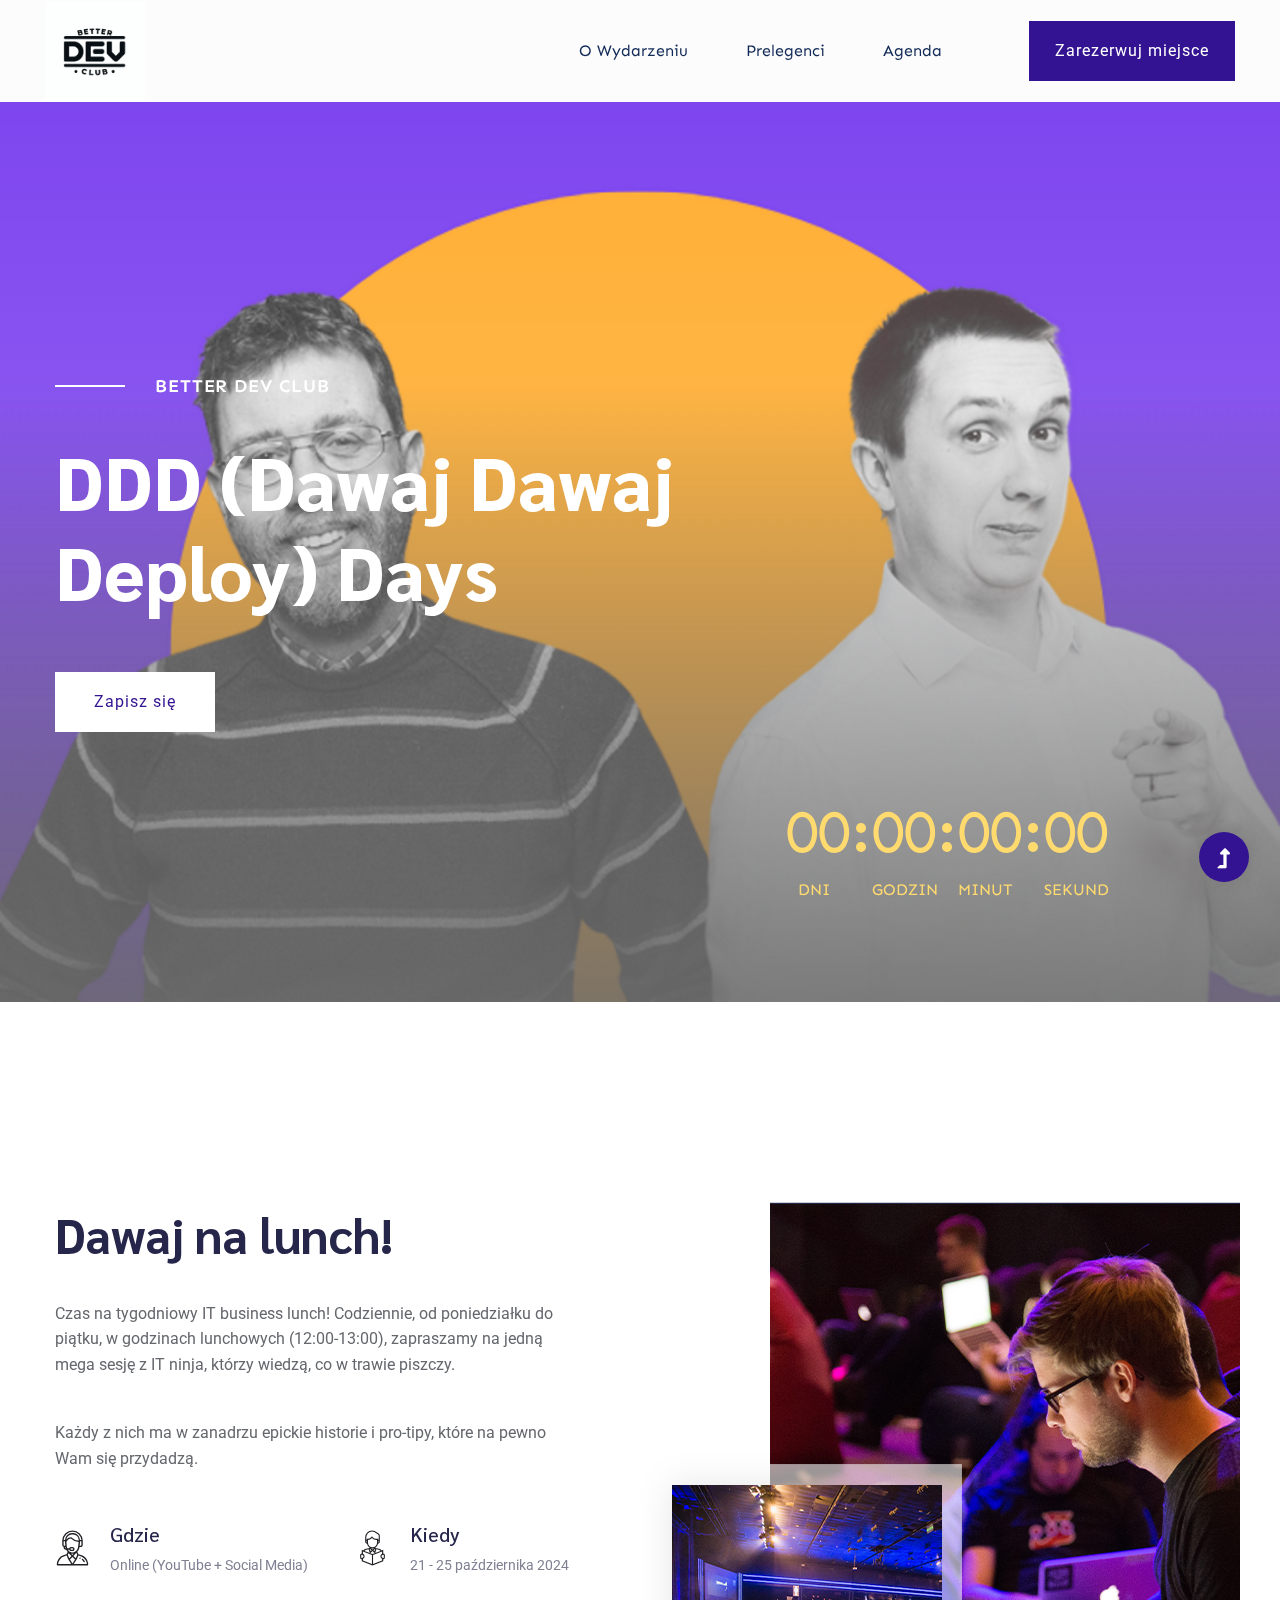
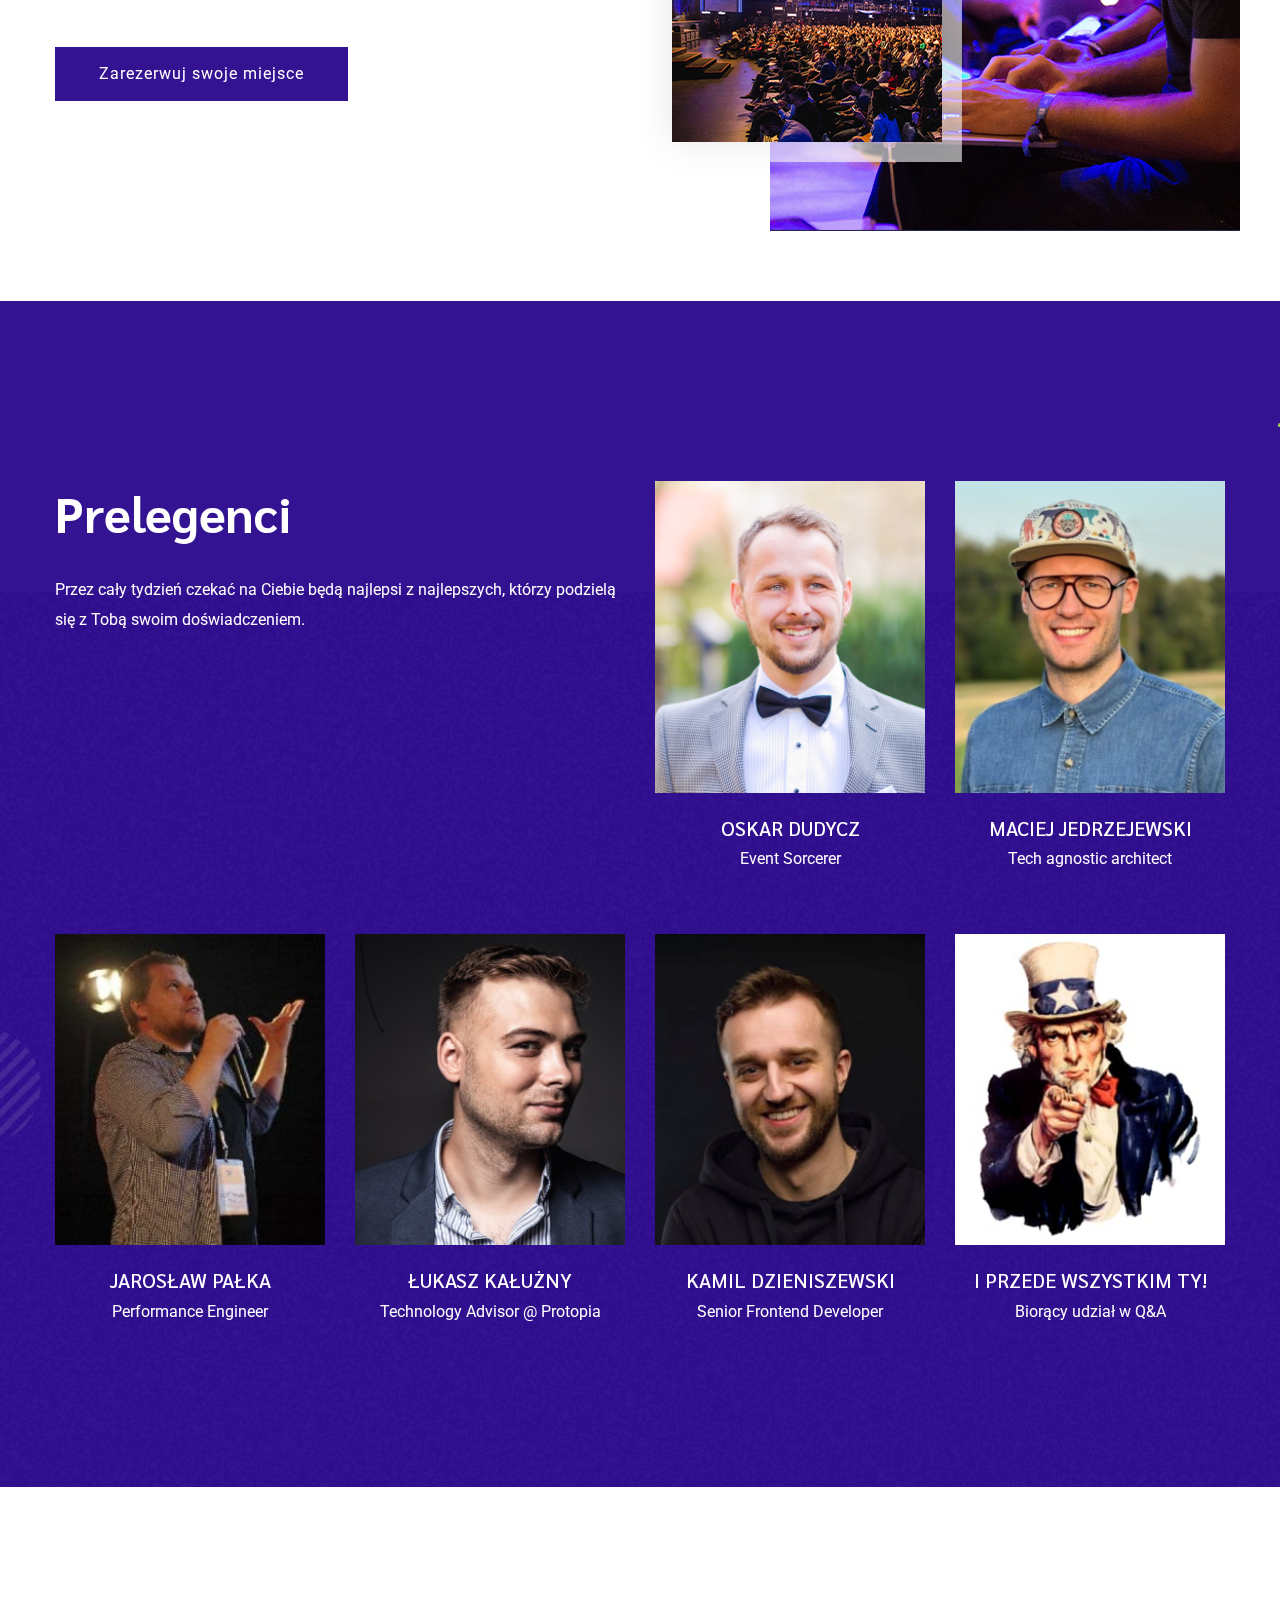
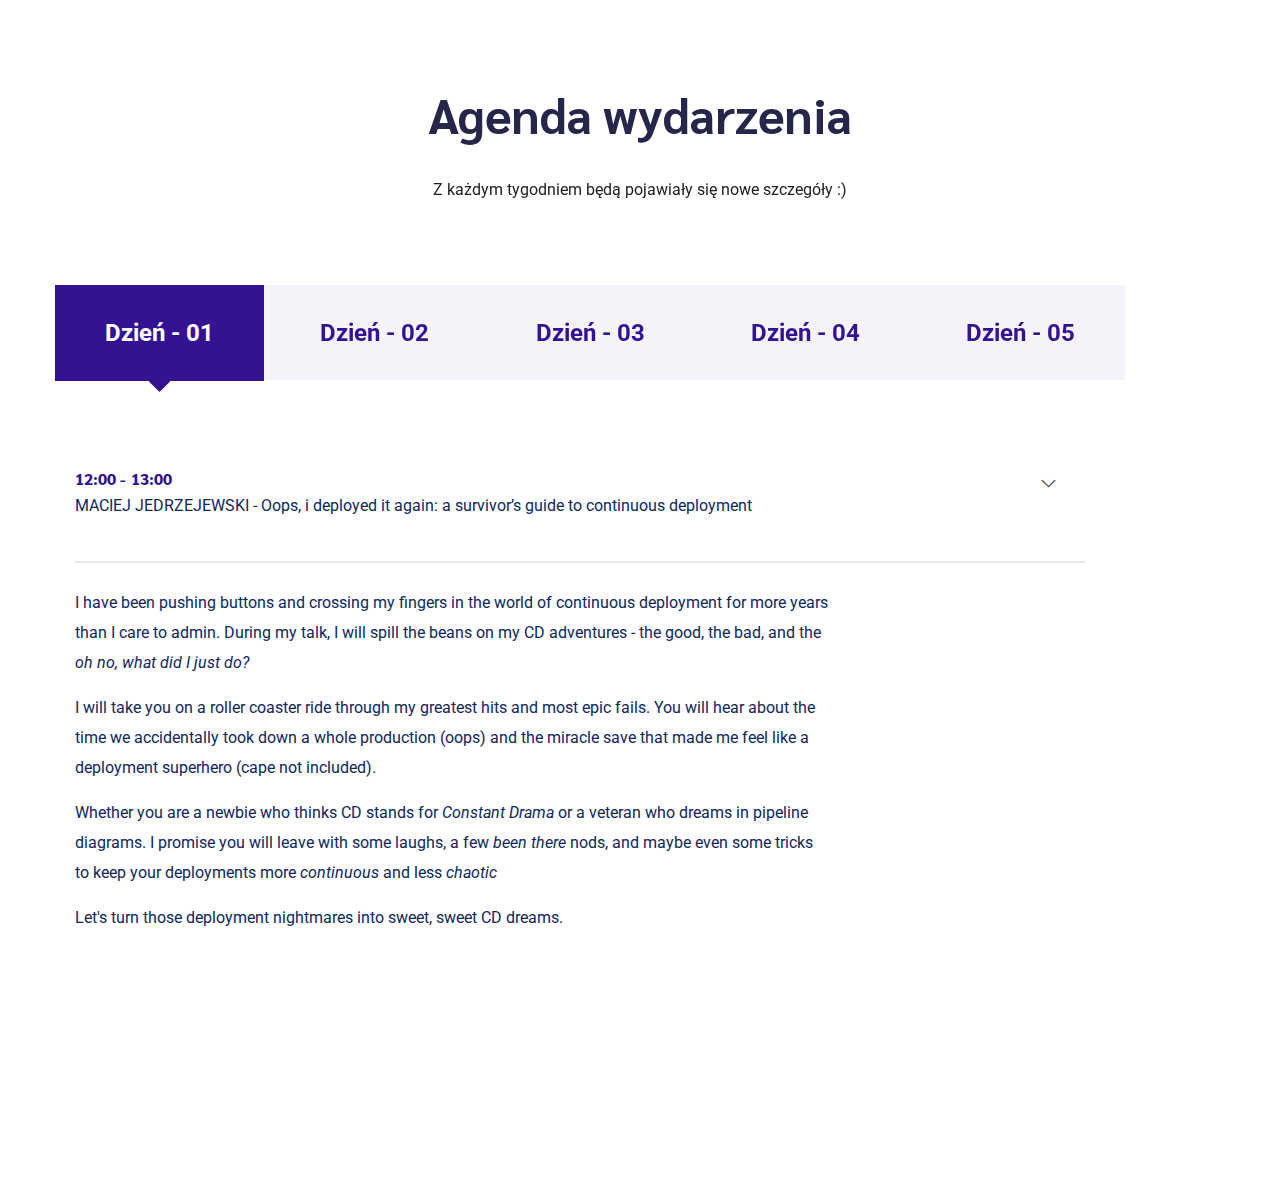
<file: index.html>
<!doctype html>
<html class="no-js" lang="zxx">
<head>
    <meta charset="utf-8">
    <meta http-equiv="x-ua-compatible" content="ie=edge">
    <title>DDD (Dawaj Dawaj Deploy) Days</title>
    <meta name="description" content="Czas na tygodniowy IT business lunch!">
    <meta name="viewport" content="width=device-width, initial-scale=1">
    <link rel="manifest" href="site.webmanifest">
    <link rel="shortcut icon" type="image/x-icon" href="assets/img/favicon.ico">


    <!-- Facebook Meta Tags -->
    <meta property="og:url" content="https://dawajdawajdeploy.pl">
    <meta property="og:type" content="website">
    <meta property="og:title" content="DDD (Dawaj Dawaj Deploy) Days">
    <meta property="og:description" content="Czas na tygodniowy IT business lunch!">
    <meta property="og:image" content="https://dawajdawajdeploy.pl/assets/img/og-image.jpg">

    <!-- Twitter Meta Tags -->
    <meta name="twitter:card" content="summary_large_image">
    <meta property="twitter:domain" content="dawajdawajdeploy.pl">
    <meta property="twitter:url" content="https://dawajdawajdeploy.pl">
    <meta name="twitter:title" content="DDD (Dawaj Dawaj Deploy) Days">
    <meta name="twitter:description" content="Czas na tygodniowy IT business lunch!">
    <meta name="twitter:image" content="https://dawajdawajdeploy.pl/assets/img/og-image.jpg">

	<!-- CSS here -->
	<link rel="stylesheet" href="assets/css/bootstrap.min.css">
	<link rel="stylesheet" href="assets/css/owl.carousel.min.css">
	<link rel="stylesheet" href="assets/css/slicknav.css">
    <link rel="stylesheet" href="assets/css/flaticon.css">
    <link rel="stylesheet" href="assets/css/gijgo.css">
	<link rel="stylesheet" href="assets/css/animate.min.css">
	<link rel="stylesheet" href="assets/css/magnific-popup.css">
	<link rel="stylesheet" href="assets/css/fontawesome-all.min.css">
	<link rel="stylesheet" href="assets/css/themify-icons.css">
	<link rel="stylesheet" href="assets/css/slick.css">
	<link rel="stylesheet" href="assets/css/nice-select.css">
	<link rel="stylesheet" href="assets/css/style.css">

    <!-- MailerLite Universal -->
<script>
    (function(w,d,e,u,f,l,n){w[f]=w[f]||function(){(w[f].q=w[f].q||[])
    .push(arguments);},l=d.createElement(e),l.async=1,l.src=u,
    n=d.getElementsByTagName(e)[0],n.parentNode.insertBefore(l,n);})
    (window,document,'script','https://assets.mailerlite.com/js/universal.js','ml');
    ml('account', '984990');
</script>
<!-- End MailerLite Universal -->
</head>
<body>
    <!-- ? Preloader Start -->
    <div id="preloader-active">
        <div class="preloader d-flex align-items-center justify-content-center">
            <div class="preloader-inner position-relative">
                <div class="preloader-circle"></div>
                <div class="preloader-img pere-text">
                    <img src="assets/img/logo/bdc-logo-backgroundless-150x150.png" alt="">
                </div>
            </div>
        </div>
    </div>
    <!-- Preloader Start -->
<header>
    <!--? Header Start -->
    <div class="header-area">
        <div class="main-header header-sticky">
            <div class="container-fluid">
                <div class="row align-items-center">
                    <!-- Logo -->
                    <div class="col-xl-2 col-lg-2 col-md-1">
                        <div class="logo">
                            <a href="index.html"><img width="100px" src="assets/img/logo/bdc-logo.webp" alt=""></a>
                        </div>
                    </div>
                    <div class="col-xl-10 col-lg-10 col-md-10">
                        <div class="menu-main d-flex align-items-center justify-content-end">
                            <!-- Main-menu -->
                            <div class="main-menu f-right d-none d-lg-block">
                                <nav>
                                    <ul id="navigation">
                                        <li><a class="nav-link page-scroll" href="#about">O Wydarzeniu</a></li>
                                        <li><a class="nav-link page-scroll" href="#speakers">Prelegenci</a></li>
                                        <li><a class="nav-link page-scroll" href="#schedule">Agenda</a></li>
                                        <!--li><a class="nav-link page-scroll" href="#sponsors">Sponsorzy</a></li-->
                                    </ul>
                                </nav>
                            </div>
                            <div class="header-right-btn f-right d-none d-lg-block ml-30">
                                <a href="javascript:void(0)" onclick="ml('show', 'FZ42Rq', true)" class="btn header-btn ml-onclick-form">Zarezerwuj miejsce</a>
                            </div>
                        </div>
                    </div>   
                    <!-- Mobile Menu -->
                    <div class="col-12">
                        <div class="mobile_menu d-block d-lg-none"></div>
                    </div>
                </div>
            </div>
        </div>
    </div>
    <!-- Header End -->
</header>
<main>
    <!--? slider Area Start-->
    <div class="slider-area position-relative">
        <div class="slider-active">
            <!-- Single Slider -->
            <div class="single-slider slider-height d-flex align-items-center">
                <div class="container">
                    <div class="row">
                        <div class="col-xl-8 col-lg-8 col-md-9 col-sm-10">
                            <div class="hero__caption">
                                <span data-animation="fadeInLeft" data-delay=".1s">Better Dev Club</span>
                                <h1 data-animation="fadeInLeft" data-delay=".5s">DDD (Dawaj Dawaj Deploy) Days</h1>
                                <!-- Hero-btn -->
                                <div class="slider-btns">
                                    <a data-animation="fadeInLeft" data-delay="1.0s" class="ml-onclick-form btn hero-btn" href="javascript:void(0)" onclick="ml('show', 'FZ42Rq', true)">Zapisz się</a>
                                </div>
                            </div>
                        </div>
                    </div>
                </div>          
            </div>
            <!-- Single Slider -->
            <div class="single-slider slider-height d-flex align-items-center">
                <div class="container">
                    <div class="row">
                        <div class="col-xl-8 col-lg-8 col-md-9 col-sm-10">
                            <div class="hero__caption">
                                <span data-animation="fadeInLeft" data-delay=".1s">Better Dev Club</span>
                                <h1 data-animation="fadeInLeft" data-delay=".5s">DevOps Days</h1>
                                <!-- Hero-btn -->
                                <div class="slider-btns">
                                    <a data-animation="fadeInLeft" data-delay="1.0s" href="javascript:void(0)" onclick="ml('show', 'FZ42Rq', true)" class="btn hero-btn ml-onclick-form">Zapisz się</a>
                                </div>
                            </div>
                        </div>
                    </div>
                </div>          
            </div>
        </div>
        <!-- Counter Section Begin -->
        <div class="counter-section d-none d-sm-block">
            <div class="cd-timer" id="countdown" >
                <div class="cd-item">
                    <span>96</span>
                    <p>Dni</p>
                </div>
                <div class="cd-item">
                    <span>15</span>
                    <p>Godzin</p>
                </div>
                <div class="cd-item">
                    <span>07</span>
                    <p>Minut</p>
                </div>
                <div class="cd-item">
                    <span>02</span>
                    <p>Sekund</p>
                </div>
            </div>
        </div>
        <!-- Counter Section End -->
    </div>
    <!-- slider Area End-->
    <!--? About Law Start-->
    <section id="about" class="section about-low-area section-padding2">
        <div class="container">
            <div class="row">
                <div class="col-lg-6 col-md-12">
                    <div class="about-caption mb-50">
                        <!-- Section Tittle -->
                        <div class="section-tittle mb-35">
                            <h2>Dawaj na lunch!</h2>
                        </div>
                        <p>
                            Czas na tygodniowy IT business lunch! Codziennie, od poniedziałku do piątku, w godzinach lunchowych (12:00-13:00), zapraszamy na jedną mega sesję z IT ninja, którzy wiedzą, co w trawie piszczy.
                        </p>
                        <p>
                            Każdy z nich ma w zanadrzu epickie historie i pro-tipy, które na pewno Wam się przydadzą.
                        </p>
                    </div>
                    <div class="row">
                        <div class="col-lg-6 col-md-6 col-sm-6 col-xs-10">
                            <div class="single-caption mb-20">
                                <div class="caption-icon">
                                    <span class="flaticon-communications-1"></span>
                                </div>
                                <div class="caption">
                                    <h5>Gdzie</h5>
                                    <p>Online (YouTube + Social Media)</p>
                                </div>
                            </div>
                        </div>
                        <div class="col-lg-6 col-md-6 col-sm-6 col-xs-10">
                            <div class="single-caption mb-20">
                                <div class="caption-icon">
                                    <span class="flaticon-education"></span>
                                </div>
                                <div class="caption">
                                    <h5>Kiedy</h5>
                                    <p>21 - 25 października 2024</p>
                                </div>
                            </div>
                        </div>
                    </div>
                    <a href="javascript:void(0)" onclick="ml('show', 'FZ42Rq', true)" class="btn mt-50 ml-onclick-form">Zarezerwuj swoje miejsce</a>
                </div>
                <div class="col-lg-6 col-md-12">
                    <!-- about-img -->
                    <div class="about-img ">
                        <div class="about-font-img d-none d-lg-block">
                            <img src="assets/img/gallery/about2.png" alt="">
                        </div>
                        <div class="about-back-img ">
                            <img src="assets/img/gallery/about1.png" alt="">
                        </div>
                    </div>
                </div>
            </div>
        </div>
    </section>
    <!-- About Law End-->
    <!--? Brand Area Start -->
    <section id="speakers" class="section team-area pt-180 pb-100 section-bg" data-background="assets/img/gallery/section_bg02.png">
        <div class="container">
            <div class="row">
                <div class="col-lg-6 col-md-9">
                    <!-- Section Tittle -->
                    <div class="section-tittle section-tittle2 mb-50">
                        <h2>Prelegenci</h2>
                        <p>Przez cały tydzień czekać na Ciebie będą najlepsi z najlepszych, którzy podzielą się z Tobą swoim doświadczeniem.</p>
                    </div>
                </div>
                <div class="col-lg-3 col-md-4 col-sm-6">
                    <div class="single-team mb-30">
                        <div class="team-img">
                            <img src="assets/img/gallery/oskar.png" alt="">
                            <!-- Blog Social -->
                            <ul class="team-social">
                                <li><a href="https://www.linkedin.com/in/oskardudycz"><i class="fab fa-linkedin"></i></a></li>
                                <li><a href="https://x.com/oskar_at_net"><i class="fab fa-twitter"></i></a></li>
                                <li><a href="https://event-driven.io/"><i class="fas fa-globe"></i></a></li>
                            </ul>
                        </div>
                        <div class="team-caption">
                            <h3><a href="#">Oskar Dudycz</a></h3>
                            <p>Event Sorcerer</p>
                        </div>
                    </div>
                </div>
                <div class="col-lg-3 col-md-4 col-sm-6">
                    <div class="single-team mb-30">
                        <div class="team-img">
                            <img src="assets/img/gallery/maciej.png" alt="">
                            <!-- Blog Social -->
                            <ul class="team-social">
                                <li><a href="https://www.linkedin.com/in/jedrzejewski-maciej/"><i class="fab fa-linkedin"></i></a></li>
                                <li><a href="https://www.fractionalarchitect.io/"><i class="fas fa-globe"></i></a></li>
                            </ul>
                        </div>
                        <div class="team-caption">
                            <h3><a href="#">Maciej Jedrzejewski</a></h3>
                            <p>Tech agnostic architect</p>
                        </div>
                    </div>
                </div>
                <div class="col-lg-3 col-md-4 col-sm-6">
                    <div class="single-team mb-30">
                        <div class="team-img">
                            <img src="assets/img/gallery/jarek.jpg" alt="">
                            <!-- Blog Social -->
                            <ul class="team-social">
                                <li><a href="https://www.linkedin.com/in/jpalka/"><i class="fab fa-linkedin"></i></a></li>
                                <li><a href="https://x.com/j_palka"><i class="fab fa-twitter"></i></a></li>
                                <li><a href="https://geekyprimitives.wordpress.com/"><i class="fas fa-globe"></i></a></li>
                            </ul>
                        </div>
                        <div class="team-caption">
                            <h3><a href="#">Jarosław Pałka</a></h3>
                            <p>Performance Engineer</p>
                        </div>
                    </div>
                </div>
                <div class="col-lg-3 col-md-4 col-sm-6">
                    <div class="single-team mb-30">
                        <div class="team-img">
                            <img src="assets/img/gallery/lukasz.jpg" alt="">
                            <!-- Blog Social -->
                            <ul class="team-social">
                                <li><a href="https://www.linkedin.com/in/lukaszkaluzny/"><i class="fab fa-linkedin"></i></a></li>
                                <li><a href="https://x.com/kaluzaaa"><i class="fab fa-twitter"></i></a></li>
                                <li><a href="https://kaluzny.io/"><i class="fas fa-globe"></i></a></li>
                            </ul>
                        </div>
                        <div class="team-caption">
                            <h3><a href="#">Łukasz Kałużny</a></h3>
                            <p>Technology Advisor @ Protopia</p>
                        </div>
                    </div>
                </div>
                <div class="col-lg-3 col-md-4 col-sm-6">
                    <div class="single-team mb-30">
                        <div class="team-img">
                            <img src="assets/img/gallery/kamil.jpg" alt="">
                            <!-- Blog Social -->
                            <ul class="team-social">
                                <li><a href="https://www.linkedin.com/in/dzieniszewski/"><i class="fab fa-facebook-f"></i></a></li>
                                <li><a href="https://x.com/dzienko"><i class="fab fa-twitter"></i></a></li>
                                <li><a href="https://github.com/dzienisz"><i class="fas fa-globe"></i></a></li>
                            </ul>
                        </div>
                        <div class="team-caption">
                            <h3><a href="#">Kamil Dzieniszewski</a></h3>
                            <p>Senior Frontend Developer</p>
                        </div>
                    </div>
                </div>
                <div class="col-lg-3 col-md-4 col-sm-6">
                    <div class="single-team mb-30">
                        <div class="team-img">
                            <img src="assets/img/gallery/uncle-sam.jpg" alt="">
                            <!-- Blog Social -->
                        </div>
                        <div class="team-caption">
                            <h3><a href="#">I przede wszystkim Ty!</a></h3>
                            <p>Biorący udział w Q&A</p>
                        </div>
                    </div>
                </div>
            </div>
        </div>
    </section>
    <!-- Brand Area End -->  
    <!--? accordion -->
    <section id="schedule" class="section accordion fix section-padding30">
        <div class="container">
            <div class="row justify-content-center">
                <div class="col-xl-5 col-lg-6 col-md-6">
                    <!-- Section Tittle -->
                    <div class="section-tittle text-center mb-80">
                        <h2>Agenda wydarzenia</h2>
                        <p>Z każdym tygodniem będą pojawiały się nowe szczegóły :)</p>
                    </div> 
                </div>
            </div>
            <div class="row ">
               <div class="col-lg-11">
                    <div class="properties__button mb-40">
                        <!--Nav Button  -->
                        <nav>                                                                         
                            <div class="nav nav-tabs" id="nav-tab" role="tablist">
                                <a class="nav-item nav-link active" id="nav-home-tab" data-toggle="tab" href="#nav-home" role="tab" aria-controls="nav-home" aria-selected="true">Dzień - 01</a>
                                <a class="nav-item nav-link" id="nav-profile-tab" data-toggle="tab" href="#nav-profile" role="tab" aria-controls="nav-profile" aria-selected="false"> Dzień - 02</a>
                                <a class="nav-item nav-link" id="nav-contact-tab" data-toggle="tab" href="#nav-contact" role="tab" aria-controls="nav-contact" aria-selected="false"> Dzień - 03 </a>
                                <a class="nav-item nav-link" id="nav-dinner-tab" data-toggle="tab" href="#nav-dinner" role="tab" aria-controls="nav-dinner" aria-selected="false"> Dzień - 04 </a>
                                <a class="nav-item nav-link" id="nav-supper-tab" data-toggle="tab" href="#nav-supper" role="tab" aria-controls="nav-supper" aria-selected="false"> Dzień - 05 </a>

                            </div>
                        </nav>
                        <!--End Nav Button  -->
                    </div>
               </div>
            </div>
        </div>
        <div class="container">
            <!-- Nav Card -->
            <div class="tab-content" id="nav-tabContent">
                <!-- card one -->
                <div class="tab-pane fade show active" id="nav-home" role="tabpanel" aria-labelledby="nav-home-tab">
                   <div class="row">
                        <div class="col-lg-11">
                            <div class="accordion-wrapper">
                                <div class="accordion" id="accordionExample">
                                    <!-- single-one -->
                                    <div class="card">
                                        <div class="card-header" id="headingTwo">
                                            <h2 class="mb-0">
                                                <a href="#" class="btn-link collapsed" data-toggle="collapse" data-target="#collapseTwo" aria-expanded="false" aria-controls="collapseTwo">
                                                    <span>12:00 - 13:00</span>
                                                    <p>MACIEJ JEDRZEJEWSKI - Oops, i deployed it again: a survivor’s guide to continuous deployment</p>
                                                </a> 
                                            </h2>
                                        </div>
                                        <div id="collapseTwo" class="collapse show" aria-labelledby="headingTwo" data-parent="#accordionExample">
                                            <div class="card-body">
                                                <p>I have been pushing buttons and crossing my fingers in the world of continuous deployment for more years than I care to admin. During my talk, I will spill the beans on my CD adventures - the good, the bad, and the <i>oh no, what did I just do?</i></p>
                                                <p>I will take you on a roller coaster ride through my greatest hits and most epic fails. You will hear about the time we accidentally took down a whole production (oops) and the miracle save that made me feel like a deployment superhero (cape not included).</p>
                                                <p>Whether you are a newbie who thinks CD stands for <i>Constant Drama</i> or a veteran who dreams in pipeline diagrams. I promise you will leave with some laughs, a few <i>been there</i> nods, and maybe even some tricks to keep your deployments more <i>continuous</i> and less <i>chaotic</i></p>
                                                <p>Let's turn those deployment nightmares into sweet, sweet CD dreams.</p>
                                            </div>
                                        </div>
                                    </div>
                                </div>
                            </div>
                        </div>
                   </div>
                </div>
                <!-- Card two -->
                <div class="tab-pane fade" id="nav-profile" role="tabpanel" aria-labelledby="nav-profile-tab">
                    <div class="row">
                        <div class="col-lg-11">
                            <div class="accordion-wrapper">
                                <div class="accordion" id="accordionExample">
                                    <!-- single-one -->
                                    <div class="card">
                                        <div class="card-header" id="headingTwo">
                                            <h2 class="mb-0">
                                                <a href="#" class="btn-link collapsed" data-toggle="collapse" data-target="#collapseTwo2" aria-expanded="false" aria-controls="collapseTwo2">
                                                    <span>12:00 - 13:00</span>
                                                    <p>KAMIL DZIENISZEWSKI - Release na proda z punktu widzenia frontend</p>
                                                </a> 
                                            </h2>
                                        </div>
                                        <div id="collapseTwo2" class="collapse show" aria-labelledby="headingTwo" data-parent="#accordionExample">
                                            <div class="card-body">
                                                <p>Witajcie w świecie frontendowych wdrożeń na produkcję, gdzie każdy błąd może zamienić się w epicką katastrofę! 🚀 Podczas tej prezentacji dowiemy się, jak nie wpaść w pułapki i nie skończyć z aplikacją, która ładuje się dłużej niż przysłowiowy Windows 95.</p>
                                                <p>Omówimy takie tematy jak zarządzanie cache, konfiguracja nagłówków HTTP, optymalizacja wydajności strony i redukcja rozmiaru obrazków. Dowiesz się też, jak nie zrobić z siebie pośmiewiska podczas wdrożeń i jak sprawić, żeby Twoje zasoby były dostępne szybciej niż pizza na telefon.</p>
                                                <p>Przygotujcie się na dawkę praktycznych wskazówek i sprawdzonych w boju rad, które pomogą Wam wdrażać aplikacje frontendowe na produkcję bez stresu i z uśmiechem na twarzy.😄</p>
                                            </div>
                                        </div>
                                    </div>
                                </div>
                            </div>
                        </div>
                    </div>
                </div>
                <!-- Card three -->
                <div class="tab-pane fade" id="nav-contact" role="tabpanel" aria-labelledby="nav-contact-tab">
                    <div class="row">
                            <div class="col-lg-11">
                                <div class="accordion-wrapper">
                                    <div class="accordion" id="accordionExample">
                                        <!-- single-one -->
                                        <div class="card">
                                            <div class="card-header" id="headingTwo">
                                                <h2 class="mb-0">
                                                    <a href="#" class="btn-link collapsed" data-toggle="collapse" data-target="#collapseTwo01" aria-expanded="false" aria-controls="collapseTwo01">
                                                        <span>12:00 - 13:00</span>
                                                        <p>OSKAR DUDYCZ - Emmett, czyli EventSourcing w TypeScript nie taki straszny</p>
                                                    </a> 
                                                </h2>
                                            </div>
                                            <div id="collapseTwo01" class="collapse show" aria-labelledby="headingTwo" data-parent="#accordionExample">
                                                <div class="card-body">
                                                    <p>Event Sourcing pokazywany jest jako moze i ciekawy, ale trudny i niezbyt praktyczny wzorzec. Może tak być, ale nie musi!</p>
                                                    <p>Pokaże Wam jak połączenie Event Sourcing, lekkości Node.js, ekspresyjności TypeScript  wzmocnione nieco Emmettem pomoże Wam zabrać Wasze aplikacje z powrotem do przeszłości!</p>
                                                    <p>Emmett jest to narzędzie, którego idea jest dostarczać aplikacje bliskie biznesowi, bez ceremonii, ale też bez magii. </p>
                                                    <p>Emmett, Emmettem, osią będzie poznanie Event Sourcing na praktycznym przykładzie budowania prostej, ale rzeczywistej aplikacji.</p>
                                                </div>
                                            </div>
                                        </div>
                                    </div>
                                </div>
                            </div>
                    </div>
                </div>
                <!-- Card Four -->
                <div class="tab-pane fade" id="nav-dinner" role="tabpanel" aria-labelledby="nav-dinner">
                    <div class="row">
                            <div class="col-lg-11">
                                <div class="accordion-wrapper">
                                    <div class="accordion" id="accordionExample">
                                        <!-- single-one -->
                                        <div class="card">
                                            <div class="card-header" id="headingTwo">
                                                <h2 class="mb-0">
                                                    <a href="#" class="btn-link collapsed" data-toggle="collapse" data-target="#collapseTwo10" aria-expanded="false" aria-controls="collapseTwo10">
                                                        <span>12:00 - 13:00</span>
                                                        <p>ŁUKASZ KAŁUŻNY - Boring Architecture 101</p>
                                                    </a> 
                                                </h2>
                                            </div>
                                            <div id="collapseTwo10" class="collapse show" aria-labelledby="headingTwo" data-parent="#accordionExample">
                                                <div class="card-body">
                                                    <p>Jak budować aplikacje, żeby Azure działał?</p>
                                                    <p>Wiele osób próbuje odpowiadać za pomocą buzzword, ale niestety "nudna" architektura okazuje się często "silver bullet".</p>
                                                    <p>W tej sesji dowiesz się czego realnie potrzebujesz, co generuje największe koszty, jak zabezpieczyć się przed problemami i jak zbudować aplikację, która będzie działać.</p>
                                                </div>
                                            </div>
                                        </div>
                                    </div>
                                </div>
                            </div>
                    </div>
                </div>
                <!-- Card Five -->
                <div class="tab-pane fade" id="nav-supper" role="tabpanel" aria-labelledby="nav-supper">
                    <div class="row">
                            <div class="col-lg-11">
                                <div class="accordion-wrapper">
                                    <div class="accordion" id="accordionExample">
                                        <!-- single-one -->
                                        <div class="card">
                                            <div class="card-header" id="headingTwo">
                                                <h2 class="mb-0">
                                                    <a href="#" class="btn-link collapsed" data-toggle="collapse" data-target="#collapseTwo10" aria-expanded="false" aria-controls="collapseTwo10">
                                                        <span>12:00 - 13:00</span>
                                                        <p>JAROSŁAW PAŁKA - Testy wydajnościowe i inne kłamstwa</p>
                                                    </a> 
                                                </h2>
                                            </div>
                                            <div id="collapseTwo10" class="collapse show" aria-labelledby="headingTwo" data-parent="#accordionExample">
                                                <div class="card-body">
                                                    <p>Powszechnie znaną prawdą jest, iż niewielu z nas przejmuje się wydajnością naszego kodu, jeszcze mniej z nas miało do czynienia z testami wydajnościowymi.</p>
                                                    <p>Wśród tych z nas, którzy toczą nierówną walkę z wydajnością, wąska garstka z nas jest świadoma jak wiele kryję się w nich kłamstw, niedomówień i fałszywych obietnic.</p>
                                                    <p>Podczas prezentacji poznamy antywzorce w testowaniu wydajności oraz kilka sprawdzonych w boju praktycznych rad jak nie dać się omamić wynikom testów.</p>
                                                </div>
                                            </div>
                                        </div>
                                    </div>
                                </div>
                            </div>
                    </div>
                </div>
            </div>
            <!-- End Nav Card -->
        </div>
    </section>
    <!-- accordion End -->
    <!--? Brand Area Start-->
    <!--
    <section id="sponsors" class="section work-company section-padding30" style="background: #2e0e8c;">
        <div class="container">
            <div class="row align-items-center">
                <div class="col-lg-5 col-md-8">
                    <div class="section-tittle section-tittle2 mb-50">
                        <h2>Our Top Genaral Sponsors.</h2>
                        <p>There arge many variations ohf passages of sorem gp ilable, but the majority have ssorem gp iluffe.</p>
                    </div>
                </div>
                <div class="col-lg-7">
                    <div class="logo-area">
                        <div class="row">
                            <div class="col-lg-4 col-md-4 col-sm-6">
                                <div class="single-logo mb-30">
                                    <img src="assets/img/gallery/cisco_brand.png" alt="">
                                </div>
                            </div>
                            <div class="col-lg-4 col-md-4 col-sm-6">
                                <div class="single-logo mb-30">
                                    <img src="assets/img/gallery/cisco_brand2.png" alt="">
                                </div>
                            </div>
                            <div class="col-lg-4 col-md-4 col-sm-6">
                                <div class="single-logo mb-30">
                                    <img src="assets/img/gallery/cisco_brand3.png" alt="">
                                </div>
                            </div>
                            <div class="col-lg-4 col-md-4 col-sm-6">
                                <div class="single-logo mb-30">
                                    <img src="assets/img/gallery/cisco_brand4.png" alt="">
                                </div>
                            </div>
                            <div class="col-lg-4 col-md-4 col-sm-6">
                                <div class="single-logo mb-30">
                                    <img src="assets/img/gallery/cisco_brand5.png" alt="">
                                </div>
                            </div>
                            <div class="col-lg-4 col-md-4 col-sm-6">
                                <div class="single-logo mb-30">
                                    <img src="assets/img/gallery/cisco_brand6.png" alt="">
                                </div>
                            </div>
                        </div>
                    </div>
                </div>
            </div>
        </div>
    </section>
    -->
    <!-- Brand Area End-->
    </main>

    <!-- Scroll Up -->
    <div id="back-top" >
        <a title="Go to Top" href="#"> <i class="fas fa-level-up-alt"></i></a>
    </div>

    <!-- JS here -->

    <script src="./assets/js/vendor/modernizr-3.5.0.min.js"></script>
    <!-- Jquery, Popper, Bootstrap -->
    <script src="./assets/js/vendor/jquery-1.12.4.min.js"></script>
    <script src="./assets/js/popper.min.js"></script>
    <script src="./assets/js/bootstrap.min.js"></script>
    <!-- Jquery Mobile Menu -->
    <script src="./assets/js/jquery.slicknav.min.js"></script>

    <!-- Jquery Slick , Owl-Carousel Plugins -->
    <script src="./assets/js/owl.carousel.min.js"></script>
    <script src="./assets/js/slick.min.js"></script>
    <!-- One Page, Animated-HeadLin -->
    <script src="./assets/js/wow.min.js"></script>
    <script src="./assets/js/animated.headline.js"></script>
    <script src="./assets/js/jquery.magnific-popup.js"></script>

    <!-- Date Picker -->
    <script src="./assets/js/gijgo.min.js"></script>
    <!-- Nice-select, sticky -->
    <script src="./assets/js/jquery.nice-select.min.js"></script>
    <script src="./assets/js/jquery.sticky.js"></script>
    
    <!-- counter , waypoint -->
    <script src="./assets/js/jquery.counterup.min.js"></script>
    <script src="./assets/js/waypoints.min.js"></script>
    <script src="./assets/js/jquery.countdown.min.js"></script>
    <!-- contact js -->
    <script src="./assets/js/contact.js"></script>
    <script src="./assets/js/jquery.form.js"></script>
    <script src="./assets/js/jquery.validate.min.js"></script>
    <script src="./assets/js/mail-script.js"></script>
    <script src="./assets/js/jquery.ajaxchimp.min.js"></script>
    
    <!-- Jquery Plugins, main Jquery -->	
    <script src="./assets/js/plugins.js"></script>
    <script src="./assets/js/main.js"></script>
    
    </body>
</html>
</file>
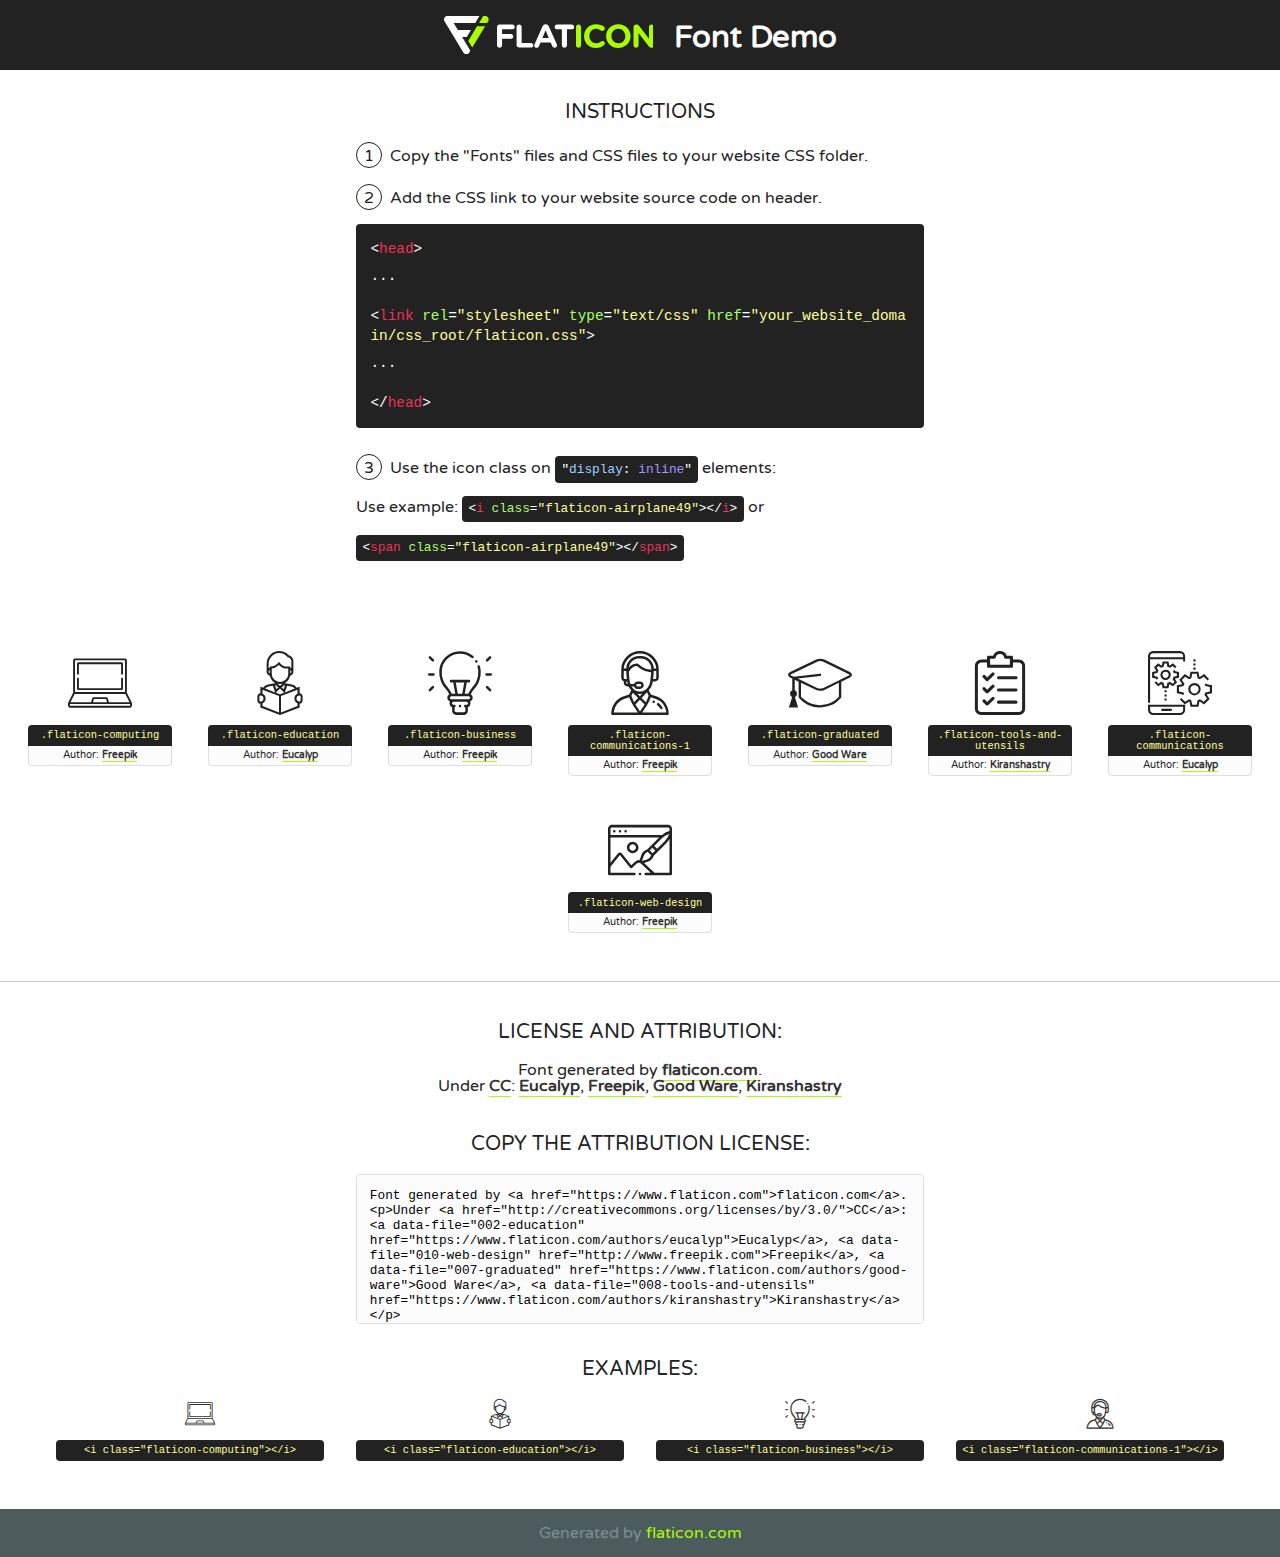
<file: assets/fonts/flaticon.html>
<!DOCTYPE html>
<!--
  Flaticon icon font: Flaticon
  Creation date: 05/05/2020 06:05
-->
<html>
<!DOCTYPE html>
<html>

<head>
    <title>Flaticon WebFont</title>
    <link href="http://fonts.googleapis.com/css?family=Varela+Round" rel="stylesheet" type="text/css" />
    <link rel="stylesheet" type="text/css" href="flaticon.css">
    <meta charset="UTF-8">
    <style>
    html, body, div, span, applet, object, iframe,
    h1, h2, h3, h4, h5, h6, p, blockquote, pre,
    a, abbr, acronym, address, big, cite, code,
    del, dfn, em, img, ins, kbd, q, s, samp,
    small, strike, strong, sub, sup, tt, var,
    b, u, i, center,
    dl, dt, dd, ol, ul, li,
    fieldset, form, label, legend,
    table, caption, tbody, tfoot, thead, tr, th, td,
    article, aside, canvas, details, embed, 
    figure, figcaption, footer, header, hgroup, 
    menu, nav, output, ruby, section, summary,
    time, mark, audio, video {
        margin: 0;
        padding: 0;
        border: 0;
        font-size: 100%;
        font: inherit;
        vertical-align: baseline;
    }
    /* HTML5 display-role reset for older browsers */
    article, aside, details, figcaption, figure, 
    footer, header, hgroup, menu, nav, section {
        display: block;
    }
    body {
        line-height: 1;
    }
    ol, ul {
        list-style: none;
    }
    blockquote, q {
        quotes: none;
    }
    blockquote:before, blockquote:after,
    q:before, q:after {
        content: '';
        content: none;
    }
    table {
        border-collapse: collapse;
        border-spacing: 0;
    }
    body {
        font-family: 'Varela Round', Helvetica, Arial, sans-serif;
        font-size: 16px;
        color: #222;
    }
    a {
        color: #333;
        border-bottom: 1px solid #a9fd00;
        font-weight: bold;
        text-decoration: none;
    }
    * {
        -moz-box-sizing: border-box;
        -webkit-box-sizing: border-box;
        box-sizing: border-box;
        margin: 0;
        padding: 0;
    }
    [class^="flaticon-"]:before, [class*=" flaticon-"]:before, [class^="flaticon-"]:after, [class*=" flaticon-"]:after {
        font-family: Flaticon;
        font-size: 30px;
        font-style: normal;
        margin-left: 20px;
        color: #333;
    }
    .wrapper {
        max-width: 600px;
        margin: auto;
        padding: 0 1em;
    }
    .title {
        font-size: 1.25em;
        text-align: center;
        margin-bottom: 1em;
        text-transform: uppercase;
    }
    header {
        text-align: center;
        background-color: #222;
        color: #fff;
        padding: 1em;
    }
    header .logo {
        width: 210px;
        height: 38px;
        display: inline-block;
        vertical-align: middle;
        margin-right: 1em;
        border: none;
    }
    header strong {
        font-size: 1.95em;
        font-weight: bold;
        vertical-align: middle;
        margin-top: 5px;
        display: inline-block;
    }
    .demo {
        margin: 2em auto;
        line-height: 1.25em;
    }
    .demo ul li {
        margin-bottom: 1em;
    }
    .demo ul li .num {
        color: #222;
        border-radius: 20px;
        display: inline-block;
        width: 26px;
        padding: 3px;
        height: 26px;
        text-align: center;
        margin-right: 0.5em;
        border: 1px solid #222;
    }
    .demo ul li code {
        background-color: #222;
        border-radius: 4px;
        padding: 0.25em 0.5em;
        display: inline-block;
        color: #fff;
        font-family: Consolas,Monaco,Lucida Console,Liberation Mono,DejaVu Sans Mono,Bitstream Vera Sans Mono,Courier New, monospace;
        font-weight: lighter;
        margin-top: 1em;
        font-size: 0.8em;
        word-break: break-all;
    }
    .demo ul li code.big {
        padding: 1em;
        font-size: 0.9em;
    }
    .demo ul li code .red {
        color: #EF3159;
    }
    .demo ul li code .green {
        color: #ACFF65;
    }
    .demo ul li code .yellow {
        color: #FFFF99;
    }
    .demo ul li code .blue {
        color: #99D3FF;
    }
    .demo ul li code .purple {
        color: #A295FF;
    }
    .demo ul li code .dots {
        margin-top: 0.5em;
        display: block;
    }
    #glyphs {
        border-bottom: 1px solid #ccc;
        padding: 2em 0;
        text-align: center;
    }
    .glyph {
        display: inline-block;
        width: 9em;
        margin: 1em;
        text-align: center;
        vertical-align: top;
        background: #FFF;
    }
    .glyph .glyph-icon {
        padding: 10px;
        display: block;
        font-family:"Flaticon";
        font-size: 64px;
        line-height: 1;
    }
    .glyph .glyph-icon:before {
        font-size: 64px;
        color: #222;
        margin-left: 0;
    }
    .class-name {
        font-size: 0.65em;
        background-color: #222;
        color: #fff;
        border-radius: 4px 4px 0 0;
        padding: 0.5em;
        color: #FFFF99;
        font-family: Consolas,Monaco,Lucida Console,Liberation Mono,DejaVu Sans Mono,Bitstream Vera Sans Mono,Courier New, monospace;
    }
    .author-name {
        font-size: 0.6em;
        background-color: #fcfcfd;
        border: 1px solid #DEDEE4;
        border-top: 0;
        border-radius: 0 0 4px 4px;
        padding: 0.5em;
    }
    .class-name:last-child {
        font-size: 10px;
        color:#888;
    }
    .class-name:last-child a {
        font-size: 10px;
        color:#555;
    }
    .class-name:last-child a:hover {
        color:#a9fd00;
    }
    .glyph > input {
        display: block;
        width: 100px;
        margin: 5px auto;
        text-align: center;
        font-size: 12px;
        cursor: text;
    }
    .glyph > input.icon-input {
        font-family:"Flaticon";
        font-size: 16px;
        margin-bottom: 10px;
    }
    .attribution .title {
        margin-top: 2em;
    }
    .attribution textarea {
        background-color: #fcfcfd;
        padding: 1em;
        border: none;
        box-shadow: none;
        border: 1px solid #DEDEE4;
        border-radius: 4px;
        resize: none;
        width: 100%;
        height: 150px;
        font-size: 0.8em;
        font-family: Consolas,Monaco,Lucida Console,Liberation Mono,DejaVu Sans Mono,Bitstream Vera Sans Mono,Courier New, monospace;
        -webkit-appearance: none;
    }
    .iconsuse {
        margin: 2em auto;
        text-align: center;
        max-width: 1200px;
    }
    .iconsuse:after {
        content: '';
        display: table;
        clear: both;
    }
    .iconsuse .image {
        float: left;
        width: 25%;
        padding: 0 1em;
    }
    .iconsuse .image p {
        margin-bottom: 1em;
    }
    .iconsuse .image span {
        display: block;
        font-size: 0.65em;
        background-color: #222;
        color: #fff;
        border-radius: 4px;
        padding: 0.5em;
        color: #FFFF99;
        margin-top: 1em;
        font-family: Consolas,Monaco,Lucida Console,Liberation Mono,DejaVu Sans Mono,Bitstream Vera Sans Mono,Courier New, monospace;
    }
    #footer {
        text-align: center;
        background-color: #4C5B5C;
        color: #7c9192;
        padding: 1em;
    }
    #footer a {
        border: none;
        color: #a9fd00;
        font-weight: normal;
    }
    @media (max-width: 960px) {
        .iconsuse .image {
            width: 50%;
        }
    }
    @media (max-width: 560px) {
        .iconsuse .image {
            width: 100%;
        }
    }
    </style>
</head>

<body class="characters-off">

    <header>
        <a href="https://www.flaticon.com" target="_blank" class="logo">
            <svg version="1.1" xmlns="http://www.w3.org/2000/svg" xmlns:xlink="http://www.w3.org/1999/xlink" xmlns:a="http://ns.adobe.com/AdobeSVGViewerExtensions/3.0/" viewBox="0 0 560.875 102.036" enable-background="new 0 0 560.875 102.036" xml:space="preserve">
                <defs>
                </defs>
                <g>
                    <g class="letters">
                        <path fill="#ffffff" d="M141.596,29.675c0-3.777,2.985-6.767,6.764-6.767h34.438c3.426,0,6.15,2.728,6.15,6.15
                        c0,3.43-2.724,6.149-6.15,6.149h-27.674v13.091h23.719c3.429,0,6.151,2.724,6.151,6.15c0,3.43-2.723,6.149-6.151,6.149h-23.719
                        v17.574c0,3.773-2.986,6.761-6.764,6.761c-3.779,0-6.764-2.989-6.764-6.761V29.675z"></path>
                        <path fill="#ffffff" d="M193.844,29.149c0-3.781,2.985-6.767,6.764-6.767c3.776,0,6.763,2.985,6.763,6.767v42.957h25.039
                        c3.426,0,6.149,2.726,6.149,6.153c0,3.425-2.723,6.15-6.149,6.15h-31.802c-3.779,0-6.764-2.986-6.764-6.768V29.149z"></path>
                        <path fill="#ffffff" d="M241.891,75.71l21.438-48.407c1.492-3.341,4.215-5.357,7.906-5.357h0.792
                        c3.686,0,6.323,2.017,7.815,5.357l21.439,48.407c0.436,0.967,0.701,1.845,0.701,2.723c0,3.602-2.809,6.501-6.414,6.501
                        c-3.161,0-5.269-1.845-6.499-4.655l-4.132-9.661h-27.059l-4.301,10.102c-1.144,2.631-3.426,4.214-6.237,4.214
                        c-3.517,0-6.24-2.81-6.24-6.325C241.1,77.64,241.451,76.677,241.891,75.71z M279.932,58.666l-8.521-20.297l-8.526,20.297H279.932
                        z"></path>
                        <path fill="#ffffff" d="M314.864,35.387H301.86c-3.429,0-6.239-2.813-6.239-6.238c0-3.429,2.811-6.24,6.239-6.24h39.533
                        c3.426,0,6.237,2.811,6.237,6.24c0,3.425-2.811,6.238-6.237,6.238h-13.001v42.785c0,3.773-2.99,6.761-6.764,6.761
                        c-3.779,0-6.764-2.989-6.764-6.761V35.387z"></path>
                        <path fill="#A9FD00" d="M352.615,29.149c0-3.781,2.985-6.767,6.767-6.767c3.774,0,6.761,2.985,6.761,6.767v49.024
                        c0,3.773-2.987,6.761-6.761,6.761c-3.781,0-6.767-2.989-6.767-6.761V29.149z"></path>
                        <path fill="#A9FD00" d="M374.132,53.836v-0.179c0-17.481,13.178-31.801,32.065-31.801c9.22,0,15.459,2.458,20.557,6.238
                        c1.402,1.054,2.637,2.985,2.637,5.357c0,3.692-2.985,6.59-6.681,6.59c-1.845,0-3.071-0.702-4.044-1.319
                        c-3.776-2.813-7.729-4.393-12.562-4.393c-10.364,0-17.831,8.611-17.831,19.154v0.173c0,10.542,7.291,19.329,17.831,19.329
                        c5.715,0,9.492-1.756,13.359-4.834c1.049-0.874,2.458-1.491,4.039-1.491c3.429,0,6.325,2.813,6.325,6.236
                        c0,2.106-1.056,3.78-2.282,4.834c-5.539,4.834-12.036,7.733-21.878,7.733C387.572,85.464,374.132,71.493,374.132,53.836z"></path>
                        <path fill="#A9FD00" d="M433.009,53.836v-0.179c0-17.481,13.79-31.801,32.766-31.801c18.981,0,32.592,14.143,32.592,31.628v0.173
                        c0,17.483-13.785,31.807-32.769,31.807C446.625,85.464,433.009,71.32,433.009,53.836z M484.224,53.836v-0.179
                        c0-10.539-7.725-19.326-18.626-19.326c-10.893,0-18.449,8.611-18.449,19.154v0.173c0,10.542,7.73,19.329,18.626,19.329
                        C476.676,72.986,484.224,64.378,484.224,53.836z"></path>
                        <path fill="#A9FD00" d="M506.233,29.321c0-3.774,2.99-6.763,6.767-6.763h1.401c3.252,0,5.183,1.583,7.029,3.953l26.093,34.265
                        V29.059c0-3.692,2.99-6.677,6.681-6.677c3.683,0,6.671,2.985,6.671,6.677v48.934c0,3.78-2.987,6.765-6.764,6.765h-0.436
                        c-3.257,0-5.188-1.581-7.034-3.953l-27.056-35.492v32.944c0,3.687-2.985,6.676-6.678,6.676c-3.683,0-6.673-2.989-6.673-6.676
                        V29.321z"></path>
                    </g>
                    <g class="insignia">
                        <path fill="#ffffff" d="M48.372,56.137h12.517l11.156-18.537H37.186L25.688,18.539h57.825L94.668,0H9.271
                        C5.925,0,2.842,1.801,1.198,4.716c-1.644,2.907-1.593,6.482,0.134,9.343l50.38,83.501c1.678,2.781,4.689,4.476,7.938,4.476
                        c3.246,0,6.257-1.695,7.935-4.476l2.898-4.804L48.372,56.137z"></path>
                        <g class="i">
                            <path fill="#A9FD00" d="M93.575,18.539h0.031v0.004l21.652,0.004l2.705-4.488c1.727-2.861,1.778-6.436,0.133-9.343
                            C116.454,1.801,113.371,0,110.026,0h-5.294L93.575,18.539z"></path>
                            <polygon fill="#A9FD00" points="88.291,27.356 64.725,66.486 75.519,84.404 109.942,27.356"></polygon>
                        </g>
                    </g>
                </g>
            </svg>
        </a>
        <strong>Font Demo</strong>
    </header>


    <section class="demo wrapper">

        <p class="title">Instructions</p>

        <ul>
            <li>
                <span class="num">1</span>Copy the "Fonts" files and CSS files to your website CSS folder.
            </li>
            <li>
                <span class="num">2</span>Add the CSS link to your website source code on header.
                <code class="big">
                    &lt;<span class="red">head</span>&gt;
                    <br/><span class="dots">...</span>
                    <br/>&lt;<span class="red">link</span> <span class="green">rel</span>=<span class="yellow">"stylesheet"</span> <span class="green">type</span>=<span class="yellow">"text/css"</span> <span class="green">href</span>=<span class="yellow">"your_website_domain/css_root/flaticon.css"</span>&gt;
                    <br/><span class="dots">...</span>
                    <br/>&lt;/<span class="red">head</span>&gt;
                </code>
            </li>

            <li>
                <p>
                    <span class="num">3</span>Use the icon class on <code>"<span class="blue">display</span>:<span class="purple"> inline</span>"</code> elements:
                    <br />
                    Use example: <code>&lt;<span class="red">i</span> <span class="green">class</span>=<span class="yellow">&quot;flaticon-airplane49&quot;</span>&gt;&lt;/<span class="red">i</span>&gt;</code> or <code>&lt;<span class="red">span</span> <span class="green">class</span>=<span class="yellow">&quot;flaticon-airplane49&quot;</span>&gt;&lt;/<span class="red">span</span>&gt;</code>
            </li>
        </ul>

    </section>




   <section id="glyphs">          
    
      
        <div class="glyph"><div class="glyph-icon flaticon-computing"></div>
            <div class="class-name">.flaticon-computing</div>
            <div class="author-name">Author: <a data-file="001-computing" href="http://www.freepik.com">Freepik</a> </div> 
        </div>        
        
        <div class="glyph"><div class="glyph-icon flaticon-education"></div>
            <div class="class-name">.flaticon-education</div>
            <div class="author-name">Author: <a data-file="002-education" href="https://www.flaticon.com/authors/eucalyp">Eucalyp</a> </div> 
        </div>        
        
        <div class="glyph"><div class="glyph-icon flaticon-business"></div>
            <div class="class-name">.flaticon-business</div>
            <div class="author-name">Author: <a data-file="005-business" href="http://www.freepik.com">Freepik</a> </div> 
        </div>        
        
        <div class="glyph"><div class="glyph-icon flaticon-communications-1"></div>
            <div class="class-name">.flaticon-communications-1</div>
            <div class="author-name">Author: <a data-file="006-communications-1" href="http://www.freepik.com">Freepik</a> </div> 
        </div>        
        
        <div class="glyph"><div class="glyph-icon flaticon-graduated"></div>
            <div class="class-name">.flaticon-graduated</div>
            <div class="author-name">Author: <a data-file="007-graduated" href="https://www.flaticon.com/authors/good-ware">Good Ware</a> </div> 
        </div>        
        
        <div class="glyph"><div class="glyph-icon flaticon-tools-and-utensils"></div>
            <div class="class-name">.flaticon-tools-and-utensils</div>
            <div class="author-name">Author: <a data-file="008-tools-and-utensils" href="https://www.flaticon.com/authors/kiranshastry">Kiranshastry</a> </div> 
        </div>        
        
        <div class="glyph"><div class="glyph-icon flaticon-communications"></div>
            <div class="class-name">.flaticon-communications</div>
            <div class="author-name">Author: <a data-file="009-communications" href="https://www.flaticon.com/authors/eucalyp">Eucalyp</a> </div> 
        </div>        
        
        <div class="glyph"><div class="glyph-icon flaticon-web-design"></div>
            <div class="class-name">.flaticon-web-design</div>
            <div class="author-name">Author: <a data-file="010-web-design" href="http://www.freepik.com">Freepik</a> </div> 
        </div>        
        

    </section>



    <section class="attribution wrapper"   style="text-align:center;">

      <div class="title">License and attribution:</div><div class="attrDiv">Font generated by <a href="https://www.flaticon.com">flaticon.com</a>. <div><p>Under <a href="http://creativecommons.org/licenses/by/3.0/">CC</a>: <a data-file="002-education" href="https://www.flaticon.com/authors/eucalyp">Eucalyp</a>, <a data-file="010-web-design" href="http://www.freepik.com">Freepik</a>, <a data-file="007-graduated" href="https://www.flaticon.com/authors/good-ware">Good Ware</a>, <a data-file="008-tools-and-utensils" href="https://www.flaticon.com/authors/kiranshastry">Kiranshastry</a></p>  </div>
      </div>
      <div class="title">Copy the Attribution License:</div>

    <textarea onclick="this.focus();this.select();">Font generated by &lt;a href=&quot;https://www.flaticon.com&quot;&gt;flaticon.com&lt;/a&gt;. <p>Under <a href="http://creativecommons.org/licenses/by/3.0/">CC</a>: <a data-file="002-education" href="https://www.flaticon.com/authors/eucalyp">Eucalyp</a>, <a data-file="010-web-design" href="http://www.freepik.com">Freepik</a>, <a data-file="007-graduated" href="https://www.flaticon.com/authors/good-ware">Good Ware</a>, <a data-file="008-tools-and-utensils" href="https://www.flaticon.com/authors/kiranshastry">Kiranshastry</a></p>  
     </textarea>

    </section>

    <section class="iconsuse">

          <div class="title">Examples:</div>            
             
            <div class="image">
                <p>
                    <i class="glyph-icon flaticon-computing"></i> 
                    <span>&lt;i class=&quot;flaticon-computing&quot;&gt;&lt;/i&gt;</span>
                </p>
            </div>
            
            <div class="image">
                <p>
                    <i class="glyph-icon flaticon-education"></i> 
                    <span>&lt;i class=&quot;flaticon-education&quot;&gt;&lt;/i&gt;</span>
                </p>
            </div>
            
            <div class="image">
                <p>
                    <i class="glyph-icon flaticon-business"></i> 
                    <span>&lt;i class=&quot;flaticon-business&quot;&gt;&lt;/i&gt;</span>
                </p>
            </div>
            
            <div class="image">
                <p>
                    <i class="glyph-icon flaticon-communications-1"></i> 
                    <span>&lt;i class=&quot;flaticon-communications-1&quot;&gt;&lt;/i&gt;</span>
                </p>
            </div>
                       
        </div>
                            
    </section>

<div id="footer">
    <div>Generated by <a href="https://www.flaticon.com">flaticon.com</a>
    </div>
</div>



</body>
</html>
</file>
<file: assets/css/flaticon.css>
/*
  	Flaticon icon font: Flaticon
  	Creation date: 05/05/2020 06:05
  	*/

@font-face {
  font-family: "Flaticon";
  src: url("../fonts/Flaticon.eot");
  src: url("../fonts/Flaticon.eot?#iefix") format("embedded-opentype"),
       url("../fonts/Flaticon.woff2") format("woff2"),
       url("../fonts/Flaticon.woff") format("woff"),
       url("../fonts/Flaticon.ttf") format("truetype"),
       url("../fonts/Flaticon.svg#Flaticon") format("svg");
  font-weight: normal;
  font-style: normal;
}

@media screen and (-webkit-min-device-pixel-ratio:0) {
  @font-face {
    font-family: "Flaticon";
    src: url("../fonts/Flaticon.svg#Flaticon") format("svg");
  }
}

[class^="flaticon-"]:before, [class*=" flaticon-"]:before,
[class^="flaticon-"]:after, [class*=" flaticon-"]:after {   
  font-family: Flaticon;
font-style: normal;
}

.flaticon-computing:before { content: "\f100"; }
.flaticon-education:before { content: "\f101"; }
.flaticon-business:before { content: "\f102"; }
.flaticon-communications-1:before { content: "\f103"; }
.flaticon-graduated:before { content: "\f104"; }
.flaticon-tools-and-utensils:before { content: "\f105"; }
.flaticon-communications:before { content: "\f106"; }
.flaticon-web-design:before { content: "\f107"; }
</file>
<file: assets/css/gijgo.css>
.gj-button {
    background-color: #f5f5f5;
    border: 1px solid #ddd;
    color: #000;
    border-radius: 3px;
    padding: 6px 10px;
    cursor: pointer;
}

.gj-unselectable {
    -webkit-touch-callout: none;
    -webkit-user-select: none;
    -khtml-user-select: none;
    -moz-user-select: none;
    -ms-user-select: none;
    user-select: none;
}

.gj-row {
    display: -webkit-box;
    display: -ms-flexbox;
    display: flex;
    -ms-flex-wrap: wrap;
    flex-wrap: wrap;
}

.gj-margin-left-5 {
    margin-left: 5px;
}

.gj-margin-left-10 {
    margin-left: 10px;
}

.gj-width-full {
    width: 100%;
}

.gj-cursor-pointer {
    cursor: pointer;
}

.gj-text-align-center {
    text-align: center;
}

.gj-font-size-16 {
    font-size: 16px;
}

.gj-hidden {
    display: none;
}

/** Material Design */
.gj-button-md {
    background: 0 0;
    border: none;
    border-radius: 2px;
    color: rgba(0, 0, 0, 0.87);
    position: relative;
    height: 36px;
    margin: 0;
    min-width: 64px;
    padding: 0 16px;
    display: inline-block;
    font-family: "Roboto","Helvetica","Arial",sans-serif;
    font-size: 1rem;
    font-weight: 500;
    text-transform: uppercase;
    letter-spacing: 0;
    overflow: hidden;
    will-change: box-shadow;
    transition: box-shadow .2s cubic-bezier(.4,0,1,1),background-color .2s cubic-bezier(.4,0,.2,1),color .2s cubic-bezier(.4,0,.2,1);
    outline: none;
    cursor: pointer;
    text-decoration: none;
    text-align: center;
    line-height: 36px;
    vertical-align: middle;
    overflow: hidden;
    -webkit-user-select: none;
    -moz-user-select: none;
    -ms-user-select: none;
    user-select: none;
}

.gj-button-md:hover {
    background-color: rgba(158,158,158,.2);
}

.gj-button-md:disabled {
    color: rgba(0,0,0,.26);
    background: 0 0;
}

.gj-button-md .material-icons,
.gj-button-md .gj-icon {
    vertical-align: middle;
    /*font-size: 1.3rem;
    margin-right: 4px;*/
}

.gj-button-md.gj-button-md-icon {
    width: 24px;
    height: 31px;
    min-width: 24px;
    padding: 0px;
    display: table;
}

.gj-button-md.gj-button-md-icon .material-icons,
.gj-button-md.gj-button-md-icon .gj-icon {
    display: table-cell;
    margin-right: 0px;
    width: 24px;
    height: 24px;
}

.gj-button-md.active {
    background-color: rgba(158,158,158,.4);
}

.gj-button-md-group {
    position: relative;
    display: inline-block;
    vertical-align: middle;
}
.gj-textbox-md {
	/* border: none; */
	/* border-bottom: 1px solid rgba(0,0,0,.42); */
	display: block;
	font-family: "Helvetica","Arial",sans-serif;
	font-size: 16px;
	line-height: 16px;
	/* padding: 4px 0px; */
	margin: 0;
	/* width: 100%; */
	background: 0 0;
	/* text-align: ; */
	color: rgba(0,0,0,.87);
	padding-left: 44px;
	border: 1px solid #dca73a;
	/* padding: 15px 15px; */
	/* text-align: center; */
	width: 177px;
	height: 55px;
	border-radius: 5px;
}
.gj-textbox-md:focus,
.gj-textbox-md:active {
    /* border-bottom: 2px solid rgba(0,0,0,.42); */
    outline: none;
}

.gj-textbox-md::placeholder {
    color: #8e8e8e;
}

.gj-textbox-md:-ms-input-placeholder {
    color: #8e8e8e;
}

.gj-textbox-md::-ms-input-placeholder {
    color: #8e8e8e;
}

.gj-md-spacer-24 {
    min-width: 24px;
    width: 24px;
    display: inline-block;
}

.gj-md-spacer-32 {
    min-width: 32px;
    width: 32px;
    display: inline-block;
}

.gj-modal {
    position: fixed;
    top: 0;
    right: 0;
    bottom: 0;
    left: 0;
    z-index: 1203;
    display: none;
    overflow: hidden;
    -webkit-overflow-scrolling: touch;
    outline: 0;
    background-color: rgba(0, 0, 0, 0.54118);
    transition: 200ms ease opacity;
    will-change: opacity;
}

/* List */
ul.gj-list li [data-role="wrapper"] {
    display: table;
    width: 100%;
}

ul.gj-list li [data-role="checkbox"] {
    display: table-cell;
    vertical-align:middle;
    text-align:center;
}

ul.gj-list li [data-role="image"] {
    display: table-cell;
    vertical-align:middle;
    text-align:center;
}

ul.gj-list li [data-role="display"] {
    display: table-cell;
    vertical-align:middle;
    cursor: pointer;
}

ul.gj-list li [data-role="display"]:empty:before {
  content: "\200b"; /* unicode zero width space character */
}

/* List - Bootstrap */
ul.gj-list-bootstrap {
    padding-left: 0px;
    margin-bottom: 0px;
}

ul.gj-list-bootstrap li {
    padding: 0px;
}

ul.gj-list-bootstrap li [data-role="wrapper"] {
    padding: 0px 10px;
}

ul.gj-list-bootstrap li [data-role="checkbox"] {
    width: 24px;
    padding: 3px;
}

ul.gj-list-bootstrap li [data-role="image"] {
    width: 24px;
    height: 24px;
}

ul.gj-list-bootstrap li [data-role="display"] {
    padding: 8px 0px 8px 4px;
}

.list-group-item.active ul li, .list-group-item.active:focus ul li, .list-group-item.active:hover ul li {
    text-shadow: none;
    color:initial;
}

/* List - Material Design */
ul.gj-list-md {
    padding: 0px;
    list-style: none;
    list-style-type: none;
    line-height: 24px;
    letter-spacing: 0;
    color: #616161; /* Gray 700 */
}

ul.gj-list-md li {
    display: list-item;
    list-style-type: none;
    padding: 0px;
    min-height: unset;
    box-sizing: border-box;
    align-items: center;
    cursor: default;
    overflow: hidden;

    font-family: "Roboto","Helvetica","Arial",sans-serif;
    font-size: 16px;
    font-weight: 400;
    letter-spacing: .04em;
    line-height: 1;
    
    -webkit-flex-direction: row;
    -ms-flex-direction: row;
    flex-direction: row;
    -webkit-flex-wrap: nowrap;
    -ms-flex-wrap: nowrap;
    flex-wrap: nowrap;
}

ul.gj-list-md li [data-role="checkbox"] {
    height: 24px;
    width: 24px;
}

ul.gj-list-md li [data-role="image"] {
    height: 24px;
    width: 24px;
}

ul.gj-list-md li [data-role="display"] {
    padding: 8px 0px 8px 5px;
    order: 0;
    flex-grow: 2;
    text-decoration: none;
    box-sizing: border-box;
    align-items: center;
    text-align: left;
    color: rgba(0,0,0,.87);
}

ul.gj-list-md li.disabled>[data-role="wrapper"]>[data-role="display"] {
    color: #9E9E9E; /* Gray 500 */
}

.gj-list-md-active {
    background: #e0e0e0;
    color: #3f51b5;
}


/* Picker */
.gj-picker {
    position: absolute;
    z-index: 1203;
    background-color: #fff;
}

.gj-picker .selected {
    color: #fff;
}

/* Material Design */
.gj-picker-md {
    font-family: "Roboto","Helvetica","Arial",sans-serif;
    font-size: 16px;
    font-weight: 400;
    letter-spacing: .04em;
    line-height: 1;
    color: rgba(0,0,0,.87);
    border: 1px solid #E0E0E0;
}

.gj-modal .gj-picker-md {
    border: 0px;
}

.gj-picker-md [role="header"] {
    color: rgba(255, 255, 255, 0.54);
    display: flex;
    background: #2196f3;
    align-items: baseline;
    user-select: none;
    justify-content: center;
}

.gj-picker-md [role="footer"] {
    float: right;
    padding: 10px;
}

.gj-picker-md [role="footer"] button.gj-button-md {
    color: #2196f3;
    font-weight: bold;
    font-size: 13px;
}

/* Bootstrap */
.gj-picker-bootstrap {
    border-radius: 4px;
    border: 1px solid #E0E0E0;
}

.gj-picker-bootstrap .selected {
    color: #888;
}

.gj-picker-bootstrap [role="header"] {
    background: #eee;
    color: #AAA;
}
@font-face {
    font-family: 'gijgo-material';
    src: url('../fonts/gijgo-material.eot?235541');
    src: url('../fonts/gijgo-material.eot?235541#iefix') format('embedded-opentype'), url('../fonts/gijgo-material.ttf?235541') format('truetype'), url('../fonts/gijgo-material.woff?235541') format('woff'), url('../fonts/gijgo-material.svg?235541#gijgo-material') format('svg');
    font-weight: normal;
    font-style: normal;
}

.gj-icon {
    /* use !important to prevent issues with browser extensions that change fonts */
    font-family: 'gijgo-material' !important;
    font-size: 24px;
    speak: none;
    font-style: normal;
    font-weight: normal;
    font-variant: normal;
    text-transform: none;
    line-height: 1;
    /* Enable Ligatures ================ */
    letter-spacing: 0;
    -webkit-font-feature-settings: "liga";
    -moz-font-feature-settings: "liga=1";
    -moz-font-feature-settings: "liga";
    -ms-font-feature-settings: "liga" 1;
    font-feature-settings: "liga";
    -webkit-font-variant-ligatures: discretionary-ligatures;
    font-variant-ligatures: discretionary-ligatures;
    /* Better Font Rendering =========== */
    -webkit-font-smoothing: antialiased;
    -moz-osx-font-smoothing: grayscale;
}

.gj-icon.undo:before {
    content: "\e900";
}

.gj-icon.vertical-align-top:before {
    content: "\e901";
}

.gj-icon.vertical-align-center:before {
    content: "\e902";
}

.gj-icon.vertical-align-bottom:before {
    content: "\e903";
}

.gj-icon.arrow-dropup:before {
    content: "\e904";
}

.gj-icon.clock:before {
    content: "\e905";
}

.gj-icon.refresh:before {
    content: "\e906";
}

.gj-icon.last-page:before {
    content: "\e907";
}

.gj-icon.first-page:before {
    content: "\e908";
}

.gj-icon.cancel:before {
    content: "\e909";
}

.gj-icon.clear:before {
    content: "\e90a";
}

.gj-icon.check-circle:before {
    content: "\e90b";
}

.gj-icon.delete:before {
    content: "\e90c";
}

.gj-icon.arrow-upward:before {
    content: "\e90d";
}

.gj-icon.arrow-forward:before {
    content: "\e90e";
}

.gj-icon.arrow-downward:before {
    content: "\e90f";
}

.gj-icon.arrow-back:before {
    content: "\e910";
}

.gj-icon.list-numbered:before {
    content: "\e911";
}

.gj-icon.list-bulleted:before {
    content: "\e912";
}

.gj-icon.indent-increase:before {
    content: "\e913";
}

.gj-icon.indent-decrease:before {
    content: "\e914";
}

.gj-icon.redo:before {
    content: "\e915";
}

.gj-icon.align-right:before {
    content: "\e916";
}

.gj-icon.align-left:before {
    content: "\e917";
}

.gj-icon.align-justify:before {
    content: "\e918";
}

.gj-icon.align-center:before {
    content: "\e919";
}

.gj-icon.strikethrough:before {
    content: "\e91a";
}

.gj-icon.italic:before {
    content: "\e91b";
}

.gj-icon.underlined:before {
    content: "\e91c";
}

.gj-icon.bold:before {
    content: "\e91d";
}

.gj-icon.arrow-dropdown:before {
    content: "\e91e";
}

.gj-icon.done:before {
    content: "\e91f";
}

.gj-icon.pencil:before {
    content: "\e920";
}

.gj-icon.minus:before {
    content: "\e921";
}

.gj-icon.plus:before {
    content: "\e922";
}

.gj-icon.chevron-up:before {
    content: "\e923";
}

.gj-icon.chevron-right:before {
    content: "\e924";
}

.gj-icon.chevron-down:before {
    content: "\e925";
}

.gj-icon.chevron-left:before {
    content: "\e926";
}

.gj-icon.event:before {
    content: "\e927";
}
.gj-draggable {
    cursor: move;
}
.gj-resizable-handle {
    position: absolute;
    font-size: 0.1px;
    display: block;
    -ms-touch-action: none;
    touch-action: none;
    z-index: 1203;
}

.gj-resizable-n {
    cursor: n-resize;
    height: 7px;
    width: 100%;
    top: -5px;
    left: 0;
}
.gj-resizable-e {
    cursor: e-resize;
    width: 7px;
    right: -5px;
    top: 0;
    height: 100%;
}
.gj-resizable-s {
    cursor: s-resize;
    height: 7px;
    width: 100%;
    bottom: -5px;
    left: 0;
}
.gj-resizable-w {
	cursor: w-resize;
	width: 7px;
	left: -5px;
	top: 0;
	height: 100%;
}
.gj-resizable-se {
	cursor: se-resize;
	width: 12px;
	height: 12px;
	right: 1px;
	bottom: 1px;
}
.gj-resizable-sw {
	cursor: sw-resize;
	width: 9px;
	height: 9px;
	left: -5px;
	bottom: -5px;
}
.gj-resizable-nw {
	cursor: nw-resize;
	width: 9px;
	height: 9px;
	left: -5px;
	top: -5px;
}
.gj-resizable-ne {
	cursor: ne-resize;
	width: 9px;
	height: 9px;
	right: -5px;
	top: -5px;
}

.gj-dialog-footer {
    position: absolute;
    bottom: 0px;
    width: 100%;
    margin-top: 0px;
}

.gj-dialog-scrollable [data-role="body"] {
    overflow-x: hidden;
    overflow-y: scroll;
}

/** Bootstrap 3 **/
.gj-dialog-bootstrap {
    overflow: hidden;
    z-index: 1202;
}

.gj-dialog-bootstrap [data-role="title"] {
    display: inline;
}
.gj-dialog-bootstrap [data-role="close"] {
    line-height: 1.42857143;
}

/** Bootstrap 4 **/
.gj-dialog-bootstrap4 {
    overflow: hidden;
    z-index: 1202;
}

.gj-dialog-bootstrap4 [data-role="title"] {
    display: inline;
}
.gj-dialog-bootstrap4 [data-role="close"] {
    line-height: 1.5;
}

/** Material Design **/
.gj-dialog-md {
    background-color: #FFF;
    overflow: hidden;
    border: none;
    box-shadow: 0 11px 15px -7px rgba(0,0,0,.2), 0 24px 38px 3px rgba(0,0,0,.14), 0 9px 46px 8px rgba(0,0,0,.12);
    box-sizing: border-box;
    position: relative;
    display: -webkit-box;
    display: -webkit-flex;
    display: -ms-flexbox;
    display: flex;
    -webkit-box-orient: vertical;
    -webkit-box-direction: normal;
    -webkit-flex-direction: column;
    -ms-flex-direction: column;
    flex-direction: column;
    -webkit-background-clip: padding-box;
    background-clip: padding-box;
    outline: 0;
    z-index: 1202;
}

.gj-dialog-md-header {
    padding: 24px 24px 0px 24px;
    font-family: "Roboto","Helvetica","Arial",sans-serif;
}

.gj-dialog-md-title {
    margin: 0;
    font-weight: 400;
    display: inline;
    line-height: 28px;
    font-size: 20px;
}

.gj-dialog-md-close {
    -webkit-appearance: none;
    padding: 0;
    cursor: pointer;
    background: 0 0;
    border: 0;
    float: right;
    line-height: 28px;
    font-size: 28px;
}

.gj-dialog-md-body {
    padding: 20px 24px 24px 24px;
    color: rgba(0,0,0,.54);
    font-family: "Helvetica","Arial",sans-serif;
    font-size: 14px;
    font-weight: 400;
    line-height: 20px;
}

.gj-dialog-md-footer {
    padding: 8px 8px 8px 24px;
    display: -webkit-flex;
    display: -ms-flexbox;
    display: flex;
    -webkit-flex-direction: row-reverse;
    -ms-flex-direction: row-reverse;
    flex-direction: row-reverse;
    -webkit-flex-wrap: wrap;
    -ms-flex-wrap: wrap;
    flex-wrap: wrap;

    box-sizing: border-box;
}

.gj-dialog-md-footer>*:first-child {
    margin-right: 0;
}

.gj-dialog-md-footer>* {
    margin-right: 8px;
    height: 36px;
}
DIV.gj-grid-wrapper {
    margin: auto;
    position: relative;
    clear:both;
    z-index: 1;
}

TABLE.gj-grid {
    margin: auto;    
    border-collapse: collapse;
    width: 100%;
    table-layout: fixed;
}

TABLE.gj-grid THEAD TH [data-role="selectAll"] {
    margin: auto;
}

TABLE.gj-grid THEAD TH [data-role="title"] {
    display: inline-block;
}

TABLE.gj-grid THEAD TH [data-role="sorticon"] {
    display: inline-block;
}

TABLE.gj-grid THEAD TH {
    overflow: hidden;
    text-overflow: ellipsis;
}

TABLE.gj-grid.autogrow-header-row THEAD TH {
    overflow: auto;
    text-overflow: initial;
    white-space: pre-wrap;
    -ms-word-break: break-word;
    word-break: break-word;
}

TABLE.gj-grid > tbody > tr > td {
    overflow: hidden;
    position: relative;
}

table.gj-grid tbody div[data-role="display"] {
    vertical-align: middle;
    text-indent: 0;
    white-space: pre-wrap;
    -ms-word-break: break-word;
    word-break: break-word;
}

table.gj-grid.fixed-body-rows tbody div[data-role="display"] {
    overflow: hidden;
    text-overflow: ellipsis;
    white-space: nowrap;
    -ms-word-break: initial;
    word-break: initial;
}

table.gj-grid tfoot DIV[data-role="display"] {
    vertical-align: middle;
    text-indent: 0;
    display: flex;
}

TABLE.gj-grid .fa {
    padding: 2px;
}

TABLE.gj-grid > tbody > tr > td > div {
    padding: 2px;
    overflow: hidden;
}

DIV.gj-grid-wrapper DIV.gj-grid-loading-cover
{
    background: #BBBBBB;
    opacity: 0.5;
    position: absolute;
    vertical-align: middle;
}

DIV.gj-grid-wrapper DIV.gj-grid-loading-text
{
    position: absolute;
    font-weight: bold;
}

/* Bootstrap Theme */
table.gj-grid-bootstrap thead th {
    background-color: #f5f5f5;
    vertical-align:middle;
}

table.gj-grid-bootstrap thead th [data-role="sorticon"] {
    margin-left: 5px;
}

table.gj-grid-bootstrap thead th [data-role="sorticon"] i.gj-icon,
table.gj-grid-bootstrap thead th [data-role="sorticon"] i.material-icons {
    position: absolute;
    font-size: 20px;
    top: 15px;
}

table.gj-grid-bootstrap tbody tr td div[data-role="display"] {
    padding: 0px;
}

.gj-grid-bootstrap-4 .gj-checkbox-bootstrap {
    display: inline-block;
    padding-top: 2px;
}

.gj-grid-bootstrap-4 tbody tr.active {
    background-color: rgba(0,0,0,.075);
}

/* Material Design Theme */
.gj-grid-md {
    position: relative;
    border: 1px solid #e0e0e0;
    border-collapse: collapse;
    white-space: nowrap;
    font-size: 13px;
    font-family: "Roboto","Helvetica","Arial",sans-serif;
    background-color: #fff;
}

.gj-grid-md td:first-of-type, .gj-grid-md th:first-of-type {
    padding-left: 24px;
}

.gj-grid-md th {
    position: relative;
    vertical-align: bottom;
    font-weight: 700;
    line-height: 31px;
    letter-spacing: 0;
    height: 56px;
    font-size: 12px;
    color: rgba(0,0,0,.54);
    padding-bottom: 8px;
    box-sizing: border-box;
    padding: 12px 18px;
    text-align: right;
}

.gj-grid-md td {
    position: relative;
    height: 48px;
    border-top: 1px solid #e0e0e0;
    border-bottom: 1px solid #e0e0e0;
    padding: 12px 18px;
    box-sizing: border-box;
    text-align: left;
    color: rgba(0,0,0,.87);
}

.gj-grid-md tbody tr {
    position: relative;
    height: 48px;
    transition-duration: .28s;
    transition-timing-function: cubic-bezier(.4,0,.2,1);
    transition-property: background-color;
}

.gj-grid-md tbody tr:hover {
    background-color: #EEEEEE; /* Gray 200 */
}

.gj-grid-md tbody tr.gj-grid-md-select {
    background-color: #F5F5F5; /* Grey 100 */
}


table.gj-grid-md thead th [data-role="sorticon"] {
    margin-left: 5px;
}

table.gj-grid-md thead th [data-role="sorticon"] i.gj-icon,
table.gj-grid-md thead th [data-role="sorticon"] i.material-icons {
    position: absolute;
    font-size: 16px;
    top: 19px;
}

table.gj-grid-md thead th.gj-grid-select-all {
    padding-bottom: 3px;
}
/* Hide all prioritized columns by default */
@media only all {
	th.display-1120,
	td.display-1120,
	th.display-960,
	td.display-960,
	th.display-800,
	td.display-800,
	th.display-640,
	td.display-640,
	th.display-480,
	td.display-480,
	th.display-320,
	td.display-320 {
		display: none;
	}
}

/* Show at 320px (20em x 16px) */
@media screen and (min-width: 20em) {
	TABLE.gj-grid-bootstrap th.display-320,
	TABLE.gj-grid-bootstrap td.display-320 {
		display: table-cell;
	}
}
/* Show at 480px (30em x 16px) */
@media screen and (min-width: 30em) {
	TABLE.gj-grid-bootstrap th.display-480,
	TABLE.gj-grid-bootstrap td.display-480 {
		display: table-cell;
	}
}
/* Show at 640px (40em x 16px) */
@media screen and (min-width: 40em) {
	TABLE.gj-grid-bootstrap th.display-640,
	TABLE.gj-grid-bootstrap td.display-640 {
		display: table-cell;
	}
}
/* Show at 800px (50em x 16px) */
@media screen and (min-width: 50em) {
	TABLE.gj-grid-bootstrap th.display-800,
	TABLE.gj-grid-bootstrap td.display-800 {
		display: table-cell;
	}
}
/* Show at 960px (60em x 16px) */
@media screen and (min-width: 60em) {
	TABLE.gj-grid-bootstrap th.display-960,
	TABLE.gj-grid-bootstrap td.display-960 {
		display: table-cell;
	}
}
/* Show at 1,120px (70em x 16px) */
@media screen and (min-width: 70em) {
	TABLE.gj-grid-bootstrap th.display-1120,
	TABLE.gj-grid-bootstrap td.display-1120 {
		display: table-cell;
	}
}

/* Material Design Theme */
.gj-grid-md tfoot tr th {
    padding-right: 14px;
}

.gj-grid-md tfoot tr[data-role="pager"] .gj-grid-mdl-pager-label {
    padding-left: 5px;
    padding-right: 5px;
}

.gj-grid-md tfoot tr[data-role="pager"] .gj-dropdown-md {
    margin-left: 12px;
}

.gj-grid-md tfoot tr[data-role="pager"] .gj-dropdown-md [role="presenter"] {
    font-size: 12px;
    font-weight: bold;
    color: rgba(0,0,0,.54);
}

.gj-grid-md tfoot tr[data-role="pager"] .gj-dropdown-md [role="presenter"] [role="display"] {
    text-align: right;
}

.gj-grid-md tfoot tr[data-role="pager"] .gj-grid-md-limit-select {
    margin-left: 10px;
    font-size: 12px;
    font-weight: bold;
    color: rgba(0,0,0,.54);
}

/* Bootstrap */
.gj-grid-bootstrap tfoot tr[data-role="pager"] th {
    line-height: 30px;
    background-color: #f5f5f5;
}

.gj-grid-bootstrap tfoot tr[data-role="pager"] th > div > div {
    margin-right: 5px;
}

.gj-grid-bootstrap tfoot tr[data-role="pager"] th > div > button {
    margin-right: 5px;
}

.gj-grid-bootstrap-4 tfoot tr[data-role="pager"] th > div button {
    height: 34px;
}

.gj-grid-bootstrap-4 tfoot tr[data-role="pager"] th div .gj-dropdown-bootstrap-4 .gj-dropdown-expander-mi .gj-icon {
    top: 5px;
}

.gj-grid-bootstrap-3 tfoot tr[data-role="pager"] th > div > input {
    margin-right: 5px;
    width: 40px;
    text-align: right;
    display: inline-block;
    font-weight: bold;
}

.gj-grid-bootstrap-4 tfoot tr[data-role="pager"] th > div > div.input-group {
    width: 40px;
}

.gj-grid-bootstrap-4 tfoot tr[data-role="pager"] th > div > div.input-group input {
    text-align: right;
    font-weight: bold;
    height: 34px;
    padding-top: 2px;
    padding-bottom: 6px;
}

.gj-grid-bootstrap tfoot tr[data-role="pager"] th > div > select {
    display: inline-block;
    margin-right: 5px;
    width: 60px;
}

.gj-grid-bootstrap tfoot tr[data-role="pager"] th .gj-dropdown-bootstrap .gj-list-bootstrap [data-role="display"] {
    line-height: 14px;
}

.gj-grid-bootstrap tfoot tr[data-role="pager"] th .gj-dropdown-bootstrap [role="presenter"] [role="display"] {
    font-weight: bold;
}

.gj-grid-bootstrap tfoot tr[data-role="pager"] th .gj-dropdown-bootstrap-3 [role="presenter"] {
    padding: 2px 8px;
}

.gj-grid-bootstrap tfoot tr[data-role="pager"] th .gj-dropdown-bootstrap-4 [role="presenter"] {
    padding: 1px 8px;
}
.gj-grid thead tr th div.gj-grid-column-resizer-wrapper {
    position: relative;
    width: 100%;
    height: 0px; 
    top: 0px; 
    left: 0px; 
    padding: 0px;
}

span.gj-grid-column-resizer {
    position: absolute;
    right: 0px;
    width: 10px;
    top: -100px;
    height: 300px;
    z-index: 1203;
    cursor: e-resize;
}

.gj-grid-resize-cursor {
    cursor: e-resize;
}
.gj-grid-md tbody tr.gj-grid-top-border td {
  border-top: 2px solid #777;
}
.gj-grid-md tbody tr.gj-grid-bottom-border td {
  border-bottom: 2px solid #777;
}

.gj-grid-bootstrap tbody tr.gj-grid-top-border td {
  border-top: 2px solid #777;
}
.gj-grid-bootstrap tbody tr.gj-grid-bottom-border td {
  border-bottom: 2px solid #777;
}
.gj-grid-md thead tr th.gj-grid-left-border,
.gj-grid-md tbody tr td.gj-grid-left-border
{
    border-left: 3px solid #777;
}
.gj-grid-md thead tr th.gj-grid-right-border,
.gj-grid-md tbody tr td.gj-grid-right-border
{
    border-right: 3px solid #777;
}

.gj-grid-bootstrap thead tr th.gj-grid-left-border,
.gj-grid-bootstrap tbody tr td.gj-grid-left-border
{
    border-left: 5px solid #ddd;
}
.gj-grid-bootstrap thead tr th.gj-grid-right-border,
.gj-grid-bootstrap tbody tr td.gj-grid-right-border
{
    border-right: 5px solid #ddd;
}
.gj-dirty {
    position: absolute;
    top: 0px;
    left: 0px;
    border-style: solid;
    border-width: 3px;
    border-color: #f00 transparent transparent #f00;
    padding: 0;
    overflow: hidden;
    vertical-align: top;
}

/* Material Design */
.gj-grid-md tbody tr td.gj-grid-management-column {
    padding: 3px;
}

.gj-grid-md tbody tr td[data-mode="edit"] {
    padding: 0px 18px;
}

.gj-grid-md tbody .gj-dropdown-md [role="presenter"] [role="display"] {
    padding: 0px;
}

/* Bootstrap */
.gj-grid-bootstrap tbody tr td[data-mode="edit"] {
    padding: 0px;
}

.gj-grid-bootstrap tbody tr td[data-mode="edit"] [data-role="edit"] {
    padding: 0px;
}

/* Bootstrap 3 */
.gj-grid-bootstrap-3 tbody tr td.gj-grid-management-column {
    padding: 3px;
}

.gj-grid-bootstrap-3 tbody tr td[data-mode="edit"] {
    height: 38px;
}

.gj-grid-bootstrap-3 tbody tr td[data-mode="edit"] [data-role="edit"] input[type="text"] {
    height: 37px;
    padding: 8px;
}

.gj-grid-bootstrap-3 tbody tr td[data-mode="edit"] .gj-dropdown-bootstrap [role="presenter"] {
    border: 0px;
    border-radius: 0px;
    height: 37px;
    padding-left: 8px;
}

.gj-grid-bootstrap-3 tbody tr td[data-mode="edit"] .gj-datepicker-bootstrap {
    height: 37px;
}

.gj-grid-bootstrap-3 tbody tr td[data-mode="edit"] .gj-datepicker-bootstrap [role="input"] {
    height: 37px;
    border:0px;
    border-radius: 0px;
}

.gj-grid-bootstrap-3 tbody tr td[data-mode="edit"] .gj-datepicker-bootstrap [role="right-icon"] {
    border:0px;
    border-radius: 0px;
}

.gj-grid-bootstrap-3 tbody tr td[data-mode="edit"] .gj-checkbox-bootstrap {
    display: inline-block;
    padding-top: 10px;
    height: 32px;
}

/* Bootstrap 4 */
.gj-grid-bootstrap-4 tbody tr td.gj-grid-management-column {
    padding: 6px;
}

.gj-grid-bootstrap-4 tbody tr td[data-mode="edit"] [data-role="edit"] input[type="text"] {
    height: 48px;
    padding-left: 12px;
}

.gj-grid-bootstrap-4 tbody tr td[data-mode="edit"] .gj-dropdown-bootstrap [role="presenter"] {
    border: 0px;
    border-radius: 0px;
    height: 48px;
    padding-left: 12px;
    font-family: -apple-system,system-ui,BlinkMacSystemFont,"Segoe UI",Roboto,"Helvetica Neue",Arial,sans-serif;
}

.gj-grid-bootstrap-4 tbody tr td[data-mode="edit"] .gj-dropdown-bootstrap-4 [role="expander"].gj-dropdown-expander-mi .gj-icon,
.gj-grid-bootstrap-4 tbody tr td[data-mode="edit"] .gj-dropdown-bootstrap-4 [role="expander"].gj-dropdown-expander-mi .material-icons {
    top: 13px;
}

.gj-grid-bootstrap-4 tbody tr td[data-mode="edit"] .gj-datepicker-bootstrap {
    height: 48px;
}

.gj-grid-bootstrap-4 tbody tr td[data-mode="edit"] .gj-datepicker-bootstrap [role="input"] {
    height: 48px;
    border:0px;
    border-radius: 0px;
}

.gj-grid-bootstrap-4 tbody tr td[data-mode="edit"] .gj-datepicker-bootstrap [role="right-icon"] {
    background-color: #fff;
}

.gj-grid-bootstrap-4 tbody tr td[data-mode="edit"] .gj-datepicker-bootstrap [role="right-icon"] button {
    border: 0px;
    border-radius: 0px;
    width: 43px;
    position: relative;
}

.gj-grid-bootstrap-4 tbody tr td[data-mode="edit"] .gj-datepicker-bootstrap [role="right-icon"] .gj-icon,
.gj-grid-bootstrap-4 tbody tr td[data-mode="edit"] .gj-datepicker-bootstrap [role="right-icon"] .material-icons {
    top: 13px;
    left: 10px;
    font-size: 24px;
}

.gj-grid-bootstrap-4 tbody tr td[data-mode="edit"] .gj-checkbox-bootstrap {
    display: inline-block;
    padding-top: 15px;
    height: 42px;
}
.gj-grid-md thead tr[data-role="filter"] th {
    border-top: 1px solid #e0e0e0;
}

div.gj-grid-wrapper div.gj-grid-bootstrap-toolbar {
    background-color: #f5f5f5;
    padding: 8px;
    font-weight: bold;
    border: 1px solid #ddd;
}

div.gj-grid-wrapper div.gj-grid-bootstrap-4-toolbar {
    background-color: #f5f5f5;
    padding: 12px;
    font-weight: bold;
    border: 1px solid #ddd;
}

div.gj-grid-wrapper div.gj-grid-md-toolbar {
    font-weight: bold;
    font-size: 24px;
    font-family: "Helvetica","Arial",sans-serif;
    background-color: rgb(255, 255, 255);
    
    border-top: 1px solid #e0e0e0;
    border-left: 1px solid #e0e0e0;
    border-right: 1px solid #e0e0e0;
    border-bottom: 0px;
    border-collapse: collapse;

    padding: 0 18px 0px 18px;
    line-height: 56px;
}
table.gj-grid-scrollable tbody {
    overflow-y: auto;
    overflow-x: hidden;
    display: block;
}

/* Material Design */
table.gj-grid-md.gj-grid-scrollable {
    border-bottom: 0px;
}

table.gj-grid-md.gj-grid-scrollable tbody {
    border-right: 1px solid #e0e0e0;
    border-bottom: 1px solid #e0e0e0;
}

table.gj-grid-md.gj-grid-scrollable tfoot {
    border-bottom: 1px solid #e0e0e0;
}

/* Bootstrap 3 */
table.gj-grid-bootstrap.gj-grid-scrollable {
    border-bottom: 0px;
}

table.gj-grid-bootstrap.gj-grid-scrollable tbody {
    border-right: 1px solid #ddd;
    border-bottom: 1px solid #ddd;
}

table.gj-grid-bootstrap.gj-grid-scrollable tbody tr[data-role="row"]:first-child td {
    border-top: 0px;
}

table.gj-grid-bootstrap.gj-grid-scrollable tbody tr[data-role="row"] td:first-child {
    border-left: 0px;
}

table.gj-grid-bootstrap.gj-grid-scrollable tbody tr[data-role="row"] td:last-child {
    border-right: 0px;
}

table.gj-grid-bootstrap.gj-grid-scrollable tfoot {
    border-bottom: 1px solid #ddd;
}

ul.gj-list li [data-role="spacer"] {
    display: table-cell;
}

ul.gj-list li [data-role="expander"] {
    display: table-cell;
    vertical-align:middle;
    text-align:center;
    cursor: pointer;
}

[data-type="tree"] ul li [data-role="expander"].gj-tree-material-icons-expander {
    width: 24px;
}

[data-type="tree"] ul li [data-role="expander"].gj-tree-font-awesome-expander {
    width: 24px;
}

[data-type="tree"] ul li [data-role="expander"].gj-tree-glyphicons-expander {
    width: 24px;
}

[data-type="tree"] ul li [data-role="expander"].gj-tree-glyphicons-expander .glyphicon {
    top: 4px;
    height: 24px;
}

/* Bootstrap Theme */
.gj-tree-bootstrap-3 ul.gj-list-bootstrap li {
    border: 0px;
    border-radius: 0px;
    color: #333;
}

.gj-tree-bootstrap-3 ul.gj-list-bootstrap li.active {
    color: #fff;
}

.gj-tree-bootstrap-3 ul.gj-list-bootstrap li.disabled {
    color: #777;
    background-color: #eee;
}

.gj-tree-bootstrap-4 ul.gj-list-bootstrap li {
    border: 0px;
    border-radius: 0px;
    color: #212529;
}

.gj-tree-bootstrap-4 ul.gj-list-bootstrap li.active {
    color: #fff;
}

.gj-tree-bootstrap-4 ul.gj-list-bootstrap li.disabled {
    color: #868e96;
}

.gj-tree-bootstrap-4 ul.gj-list-bootstrap li ul.gj-list-bootstrap {
    width: 100%;
}

.gj-tree-bootstrap-border ul.gj-list-bootstrap li {
    border: 1px solid #ddd;
}

.gj-tree-bootstrap-border ul.gj-list-bootstrap li ul.gj-list-bootstrap li {
    border-left: 0px;
    border-right: 0px;
}

.gj-tree-bootstrap-border ul.gj-list-bootstrap li:first-child {
    border-top-left-radius: 4px;
    border-top-right-radius: 4px;
}

.gj-tree-bootstrap-border ul.gj-list-bootstrap li:last-child {
    border-bottom-left-radius: 4px;
    border-bottom-right-radius: 4px;
}

.gj-tree-bootstrap-border ul.gj-list-bootstrap li ul.gj-list-bootstrap li:first-child {
    border-top-left-radius: 0px;
    border-top-right-radius: 0px;
}

.gj-tree-bootstrap-border ul.gj-list-bootstrap li ul.gj-list-bootstrap li:last-child {
    border-bottom: 0px;
    border-bottom-left-radius: 0px;
    border-bottom-right-radius: 0px;
}

ul.gj-list-bootstrap li [data-role="expander"].gj-tree-material-icons-expander {
    padding-top: 8px;
    padding-bottom: 4px;
}

ul.gj-list-bootstrap li [data-role="expander"].gj-tree-material-icons-expander .gj-icon {
    width: 24px;
    height: 24px;
}

/* Material Design Theme */
ul.gj-list-md li.disabled > [data-role="wrapper"] > [data-role="expander"] {
    color: #9E9E9E; /* Gray 500 */
}

.gj-tree-md-border ul.gj-list-md li {
    border: 1px solid #616161; /* Gray 700 */
    margin-bottom: -1px;
}

.gj-tree-md-border ul.gj-list-md li ul.gj-list-md li {
    border-left: 0px;
    border-right: 0px;
}

.gj-tree-md-border ul.gj-list-md li ul.gj-list-md li:last-child {
    border-bottom: 0px;
}
.gj-tree-drop-above {    
    border-top: 1px solid #000;
}

.gj-tree-drop-below {
    border-bottom: 1px solid #000;
}

.gj-tree-bootstrap-3 ul.gj-list-bootstrap li [data-role="wrapper"].drop-above {
    border-top: 2px solid #000;
}

.gj-tree-bootstrap-3 ul.gj-list-bootstrap li [data-role="wrapper"].drop-below {
    border-bottom: 2px solid #000;
}

.gj-tree-bootstrap-4 ul.gj-list-bootstrap li [data-role="wrapper"].drop-above {
    border-top: 2px solid #000;
}

.gj-tree-bootstrap-4 ul.gj-list-bootstrap li [data-role="wrapper"].drop-below {
    border-bottom: 2px solid #000;
}

.gj-tree-drag-el {
    padding: 0px;
    margin: 0px;
    z-index: 1203;
}

.gj-tree-drag-el li {
    padding: 0px;
    margin: 0px;
}

.gj-tree-drag-el [data-role="wrapper"] {
    cursor: move;
    display: table;
}

.gj-tree-drag-el [data-role="indicator"] {
    width: 14px;
    padding: 0px 3px;
    display: table-cell;
    vertical-align: middle;
    text-align: center;
}

.gj-tree-bootstrap-drag-el li.list-group-item {
    border: 0px;
    background: unset;
}

.gj-tree-bootstrap-drag-el [data-role="indicator"] {
    width: 24px;
    height: 24px;
    padding: 0px;
}

.gj-tree-md-drag-el [data-role="indicator"] {
    width: 24px;
    height: 24px;
    padding: 0px;
}
/* Bootstrap */
.gj-checkbox-bootstrap {
    min-width: 0;
    font-size: 0;
    font-weight: normal;
    margin: 0px;
    text-align: center;
    width: 18px;
    height: 18px;
    position: relative;
    display: inline;
}

.gj-checkbox-bootstrap input[type="checkbox"] {
    display: none;
    margin-bottom: -12px;
}

.gj-checkbox-bootstrap span {
    background: #fff;
    display: block;
    content: " ";
    width: 18px;
    height: 18px;
    line-height: 11px;
    font-size: 11px;
    padding: 2px;
    color: #555555;
    border: 1px solid #CCCCCC;
    border-radius: 3px;
    transition: box-shadow 0.2s linear, border-color 0.2s linear;
    cursor: pointer;
    margin: auto;
}

.gj-checkbox-bootstrap input[type="checkbox"]:focus + span:before {
    outline: 0;
    box-shadow: 0 0 0 0 #66afe9, 0 0 6px rgba(102, 175, 233, .6);
    border-color: #66afe9;
}

.gj-checkbox-bootstrap input[type="checkbox"][disabled] + span {
    opacity: 0.6;
    cursor: not-allowed;
}

/* Bootstrap 4 */
.gj-checkbox-bootstrap.gj-checkbox-bootstrap-4 span {
    line-height: 16px;
    padding: 0px;
}

.gj-checkbox-bootstrap-4.gj-checkbox-material-icons input[type="checkbox"]:checked + span:after {
    font-size: 16px;
}

.gj-checkbox-bootstrap-4.gj-checkbox-material-icons input[type="checkbox"]:indeterminate + span:after {
    font-size: 16px;
}

/* Material Design */
.gj-checkbox-md {
    min-width: 0;
    font-size: 0;
    font-weight: normal;
    margin: 0px;
    text-align: center;
    width: 16px;
    height: 16px;
    position: relative;
}

.gj-checkbox-md input[type="checkbox"] {
    display: none;
    margin-bottom: -12px;
}

.gj-checkbox-md span {
    display: inline-block;
    box-sizing: border-box;
    width: 16px;
    height: 16px;
    margin: 0;
    cursor: pointer;
    overflow: hidden;
    border: 2px solid #616161; /* Gray 700 */
    border-radius: 2px;
    z-index: 2;
}

.gj-checkbox-md input[type="checkbox"]:checked + span {
    border: 2px solid #536DFE; /* Indigo A200 */
}

.gj-checkbox-md input[type="checkbox"]:checked + span:after {
    color: #FFF;
    background-color: #536DFE; /* Indigo A200 */
    position: absolute;
    left: 1px;
    top: -15px;
}

.gj-checkbox-md input[type="checkbox"]:indeterminate + span {
    border: 2px solid #616161; /* Gray 700 */
}

.gj-checkbox-md input[type="checkbox"]:indeterminate + span:after {    
    color: #616161;/*color: rgba(0, 0, 0, 1);*/
    position: absolute;
    left: 1px;
    top: -15px;
}

.gj-checkbox-md input[type="checkbox"][disabled] + span {
    border: 2px solid #9E9E9E;
}

.gj-checkbox-md input[type="checkbox"][disabled] + span:after {
    background-color: #9E9E9E;
}

.gj-checkbox-md input[type="checkbox"][disabled]:indeterminate + span:after {
    color: #FFFFFF;
}

/* Material Icons */
.gj-checkbox-material-icons input[type="checkbox"]:checked + span:after {
    content: "\e91f";
    font-size: 14px;
    font-weight: bold;
    white-space: pre;
}

.gj-checkbox-material-icons input[type="checkbox"]:indeterminate + span:after {
    content: "\e921";
    font-size: 14px;
    font-weight: bold;
    white-space: pre;
}

/* Glyphicons */
.gj-checkbox-glyphicons input[type="checkbox"]:checked + span:after {
    display: inline-block;
    font-family: 'Glyphicons Halflings';
    content: "\e013 ";
}

.gj-checkbox-glyphicons input[type="checkbox"]:indeterminate + span:after {
    display: inline-block;
    font-family: 'Glyphicons Halflings';
    content: "\2212 ";
    padding-right: 1px;
}

/* fontawesome */
.gj-checkbox-fontawesome .fa {
    font-size: 14px;
}
.gj-checkbox-bootstrap.gj-checkbox-fontawesome .fa {
    line-height: 18px;
}

.gj-checkbox-fontawesome input[type="checkbox"]:checked + span:before {
    content: "\f00c ";
}

.gj-checkbox-fontawesome input[type="checkbox"]:indeterminate + span:before {
    content: "\f068 ";
}
.gj-editor [role="body"] {
    overflow: auto;
    outline: 0px solid transparent;
    box-sizing: border-box;
}

/* Material Design */
.gj-editor-md {
    padding: 7px;
    font-family: "Roboto","Helvetica","Arial",sans-serif;
    font-size: 14px;
    font-weight: 500;
    letter-spacing: 0;
    border: 1px solid rgba(158,158,158,.2);
}

.gj-editor-md [role="toolbar"] {
    margin-bottom: 7px;
}

.gj-editor-md [role="toolbar"] .gj-button-md {
    min-width: 54px;
    margin-right: 5px;
}

.gj-editor-md [role="toolbar"] .gj-button-md .gj-icon {
    width: 24px;
    height: 24px;
}

.gj-editor-md [role="body"] {
    border: 1px solid rgba(158,158,158,.2);
}

.gj-editor-md p {
    margin: 0;
    padding: 0;
}

.gj-editor-md blockquote {
    font-size: 14px;
}

/* Bootstrap */
.gj-editor-bootstrap {
    padding: 7px;
    border: 1px solid #eceeef;
}

.gj-editor-bootstrap [role="toolbar"] {
    margin-bottom: 7px;
}

.gj-editor-bootstrap [role="toolbar"] .btn-group {
    margin-right: 10px;
}

.gj-editor-bootstrap [role="toolbar"] button {
    height: 36px;
}

.gj-editor-bootstrap [role="body"] {
    border: 1px solid #eceeef;
}

.gj-editor-bootstrap p {
    margin: 0;
    padding: 0;
}

.gj-editor-bootstrap blockquote {
    font-size: 14px;
}
.gj-dropdown {
    position: relative;
    border-collapse: separate;
}

.gj-dropdown [role="presenter"] {
    display: table;
    cursor: pointer;
    outline: none;
    position: relative;
}

.gj-dropdown [role="presenter"] [role="display"] {
    display: table-cell;
    text-align: left;
    width: 100%;
}

.gj-dropdown [role="presenter"] [role="expander"] {
    display: table-cell;
    vertical-align:middle;
    text-align:center;
    width: 24px;
    height: 24px;
}

/* Material Design */
.gj-dropdown-md [role="presenter"] {
    font-family: "Roboto","Helvetica","Arial",sans-serif;
    font-size: 16px;
    font-weight: 400;
    letter-spacing: .04em;
    line-height: 1;
    color: rgba(0,0,0,.87);
    padding: 0px;
    border: 0px;
    border-bottom: 1px solid rgba(0,0,0,.42);
    background: transparent;
}

.gj-dropdown-md [role="presenter"]:focus,
.gj-dropdown-md [role="presenter"]:active {
    border-bottom: 2px solid rgba(0,0,0,.42);
}

.gj-dropdown-md [role="presenter"] [role="display"] {
    padding: 4px 0px;
    line-height: 18px;
}

.gj-dropdown-md [role="presenter"] [role="display"] .placeholder {
    color: #8e8e8e;
}

.gj-dropdown-list-md {
    position: absolute;
    top: 0px;
    left: 0px;
    background-color: #f5f5f5;
    color: #000;
    margin: 0px;
    z-index: 1203;
}

.gj-dropdown-list-md li:hover, .gj-dropdown-list-md li.active {
    background-color: #eee;
}

/* Bootstrap */
.gj-dropdown-bootstrap [role="presenter"] [role="display"] {
    padding-right: 5px;
}

.gj-dropdown-bootstrap [role="presenter"] [role="expander"] {
    padding-left: 5px;
}

.gj-dropdown-bootstrap [role="presenter"] [role="expander"].gj-dropdown-expander-mi {
    width: 24px;
}

.gj-dropdown-bootstrap-3 [role="presenter"] [role="display"] {
    line-height: 20px;
}

.gj-dropdown-bootstrap-3 [role="presenter"] [role="display"] .placeholder {
    color: #9999b3;
}

.gj-dropdown-bootstrap-3 [role="presenter"] [role="expander"] {
    width: 20px;
    height: 20px;
}

.gj-dropdown-bootstrap-3 [role="presenter"] [role="expander"].gj-dropdown-expander-mi .gj-icon,
.gj-dropdown-bootstrap-3 [role="presenter"] [role="expander"].gj-dropdown-expander-mi .material-icons {
    top: 5px;
    right: 10px;
    position: absolute;
}

.gj-dropdown-bootstrap-4 [role="presenter"] {
    border: 1px solid #ced4da;
}

.gj-dropdown-bootstrap-4 [role="presenter"] [role="display"] {
    line-height: 24px;
}

.gj-dropdown-bootstrap-4 [role="presenter"] [role="expander"].gj-dropdown-expander-mi .gj-icon,
.gj-dropdown-bootstrap-4 [role="presenter"] [role="expander"].gj-dropdown-expander-mi .material-icons {
    top: 7px;
    right: 10px;
    position: absolute;
}

.gj-dropdown-list-bootstrap {
    position: absolute;
    top: 32px;
    left: 0px;
    margin: 0px;
    z-index: 1203;
}
.gj-datepicker [role="input"]::-ms-clear {
    display: none;
}

.gj-datepicker [role="right-icon"] {
    cursor: pointer;
}

.gj-picker div[role="navigator"] {
    display: -webkit-box;
    display: -ms-flexbox;
    display: flex;
    -ms-flex-wrap: wrap;
    flex-wrap: wrap;
}

.gj-picker div[role="navigator"] div {
    cursor: pointer;
    position: relative;
    flex-basis: 0;
    -webkit-box-flex: 1;
    -ms-flex-positive: 1;
    flex-grow: 1;
    max-width: 100%;
}

.gj-picker div[role="navigator"] div[role="period"] {
    width: 100%;
    text-align: center;
}

/* Material Design */
.gj-datepicker-md {
	font-family: "Roboto","Helvetica","Arial",sans-serif;
	font-size: 16px;
	font-weight: 400;
	letter-spacing: .04em;
	line-height: 1;
	color: #9d9d9d;
    position: relative;
    /* background-image: url(../img/logo/date-picker-icon.png); */
}
.gj-datepicker-md [role="right-icon"] {
	position: absolute;
	left: 13px;
	top: 16px;
	font-size: 24px;
}

.gj-datepicker-md.small .gj-textbox-md {
    font-size: 14px;
}

.gj-datepicker-md.small .gj-icon {
    font-size: 22px;
}

.gj-datepicker-md.large .gj-textbox-md {
    font-size: 18px;
}

.gj-datepicker-md.large .gj-icon {
    font-size: 28px;
}

.gj-picker-md.datepicker [role="header"] {
    padding: 20px 20px;
    display: block;
}

.gj-picker-md.datepicker [role="header"] [role="year"] {
    font-size: 17px;
    padding-bottom: 5px;
    cursor: pointer;
}

.gj-picker-md.datepicker [role="header"] [role="date"] {
    font-size: 36px;
    cursor: pointer;
}

.gj-picker-md div[role="navigator"] {
    height: 42px;
    line-height: 42px;
}

.gj-picker div[role="navigator"] div[role="period"] {
    font-weight: bold;
    font-size: 15px;
}

.gj-picker-md div[role="navigator"] div:first-child {
    max-width: 42px;
}

.gj-picker-md div[role="navigator"] div:last-child {
    max-width: 42px;
}

.gj-picker-md div[role="navigator"] div i.gj-icon,
.gj-picker-md div[role="navigator"] div i.material-icons {
    position: absolute;
    top: 8px;
}

.gj-picker-md div[role="navigator"] div:first-child i.gj-icon,
.gj-picker-md div[role="navigator"] div:first-child i.material-icons {
    left: 10px;
}

.gj-picker-md div[role="navigator"] div:last-child i.gj-icon,
.gj-picker-md div[role="navigator"] div:last-child i.material-icons {
    right: 11px;
}

.gj-picker-md table thead {
    color: #9E9E9E; /* Gray 500 */
}

.gj-picker-md table tr th div,
.gj-picker-md table tr td div {
    display: block;
    width: 40px;
    height: 40px;
    line-height: 40px;
    font-size: 13px;
    text-align: center;
    vertical-align: middle;
}

[type="year"].gj-picker-md table tr td div,
[type="decade"].gj-picker-md table tr td div,
[type="century"].gj-picker-md table tr td div {
    width: 73px;
    height: 73px;
    line-height: 73px;
    cursor: pointer;
}

.gj-picker-md table tr td.gj-cursor-pointer div:hover {
    background: #EEEEEE;
    border-radius: 50%;
    color: rgba(0,0,0,.87);
}

.gj-picker-md table tr td.other-month div,
.gj-picker-md table tr td.disabled div {
    color: #BDBDBD; /* Gray 400 */
}

.gj-picker-md table tr td.focused div {
    background: #E0E0E0; /* Gray 300 */
    border-radius: 50%;
}

.gj-picker-md table tr td.today div {
    color: #1976D2;
}

.gj-picker-md table tr td.selected.gj-cursor-pointer div {
    color: #FFFFFF;
    background: #1976D2; /* Blue 700 */
    border-radius: 50%;
}

.gj-picker-md table tr td.calendar-week div {
    font-weight: bold;
}

/* Bootstrap */
.gj-datepicker-bootstrap :focus,
.gj-datepicker-bootstrap :active {
    box-shadow: none;
}

.gj-picker-bootstrap {
    border: 1px solid rgba(0,0,0,0.15);
    border-radius: 4px;
    padding: 4px;
}

.gj-modal .gj-picker-bootstrap {
    padding: 0px;
}

.gj-picker-bootstrap.datepicker [role="header"] {
    padding: 10px 20px;
    display: block;
}

.gj-picker-bootstrap.datepicker [role="header"] [role="year"] {
    font-size: 15px;
    cursor: pointer;
}

.gj-picker-bootstrap [role="header"] [role="date"] {
    font-size: 24px;
    cursor: pointer;
}

.gj-modal .gj-picker-bootstrap.datepicker [role="body"] {
    padding: 15px;
}

.gj-picker-bootstrap div[role="navigator"] {
    height: 30px;
    line-height: 30px;
    text-align: center;
}

.gj-picker-bootstrap div[role="navigator"] div:first-child {
    max-width: 30px;
}

.gj-picker-bootstrap div[role="navigator"] div:last-child {
    max-width: 30px;
}

.gj-picker-bootstrap table tr td div,
.gj-picker-bootstrap table tr th div {
    display: block;
    width: 30px;
    height: 30px;
    line-height: 30px;
    text-align: center;
    vertical-align: middle;
}

[type="year"].gj-picker-bootstrap table tr td div,
[type="decade"].gj-picker-bootstrap table tr td div,
[type="century"].gj-picker-bootstrap table tr td div {
    width: 53px;
    height: 53px;
    line-height: 53px;
    cursor: pointer;
}

.gj-picker-bootstrap table tr th div i,
.gj-picker-bootstrap table tr th div span {
    line-height: 30px;
}

.gj-picker-bootstrap div[role="navigator"] .gj-icon,
.gj-picker-bootstrap div[role="navigator"] .material-icons {
    margin: 3px;
}

.gj-picker-bootstrap table tr td.focused div,
.gj-picker-bootstrap table tr td.gj-cursor-pointer div:hover {
    background: #EEEEEE;
    border-radius: 4px;
    color: #212529;
}

.gj-picker-bootstrap table tr td.today div {
    color: #204d74;
    font-weight: bold;
}

.gj-picker-bootstrap table tr td.selected.gj-cursor-pointer div {
    color: #fff;
    background-color: #204d74;
    border-color: #122b40;
    border-radius: 4px;
}

.gj-picker-bootstrap table tr td.other-month div,
.gj-picker-bootstrap table tr td.disabled div {
    color: #777;
}

/* Bootstrap 3 */
.gj-datepicker-bootstrap span[role="right-icon"].input-group-addon {
    border-top-left-radius: 0px;
    border-bottom-left-radius: 0px;
    border-top-right-radius: 4px;
    border-bottom-right-radius: 4px;
    border-left: 0px;
    position: relative;
    /*width: 38px;*/
}

.gj-datepicker-bootstrap span[role="right-icon"].input-group-addon .gj-icon,
.gj-datepicker-bootstrap span[role="right-icon"].input-group-addon .material-icons {
    position: absolute;
    top: 7px;
    left: 7px;
}

/* Bootstrap 4 */
.gj-datepicker-bootstrap [role="right-icon"] button {
    width: 38px;
    position: relative;
    border: 1px solid #ced4da;
}

.gj-datepicker-bootstrap [role="right-icon"] button:hover {
    color: #6c757d;
    background-color: transparent;
}

.gj-datepicker-bootstrap.input-group-sm [role="right-icon"] button {
    width: 30px;
}

.gj-datepicker-bootstrap.input-group-lg [role="right-icon"] button {
    width: 48px;
}

.gj-datepicker-bootstrap [role="right-icon"] button .gj-icon,
.gj-datepicker-bootstrap [role="right-icon"] button .material-icons {
    position: absolute;
    font-size: 21px;
    top: 9px;
    left: 9px;
}

.gj-datepicker-bootstrap.input-group-sm [role="right-icon"] button .gj-icon,
.gj-datepicker-bootstrap.input-group-sm [role="right-icon"] button .material-icons {
    top: 6px;
    left: 6px;
    font-size: 19px;
}

.gj-datepicker-bootstrap.input-group-lg [role="right-icon"] button .gj-icon,
.gj-datepicker-bootstrap.input-group-lg [role="right-icon"] button .material-icons {
    font-size: 27px;
    top: 10px;
    left: 10px;
}
.gj-timepicker [role="input"]::-ms-clear {
    display: none;
}

.gj-timepicker [role="right-icon"] {
    cursor: pointer;
}

.gj-picker.timepicker [role="header"] {
    font-size: 58px;
    padding: 20px 0;
    line-height: 58px;

    display: flex;
    align-items: baseline;
    user-select: none;
    justify-content: center;
}

.gj-picker.timepicker [role="header"] div {
    cursor: pointer;
    width: 66px;
    text-align: right;
}

.gj-picker [role="header"] [role="mode"] {
    position: relative;
    width: 0px;
}

.gj-picker [role="header"] [role="mode"] span {
    position: absolute;
    left: 7px;
    line-height: 18px;
    font-size: 18px;
}

.gj-picker [role="header"] [role="mode"] span[role="am"] {
    top: 7px;
}

.gj-picker [role="header"] [role="mode"] span[role="pm"] {
    bottom: 7px;
}

.gj-picker [role="body"] [role="dial"] {
    width: 256px;
    color: rgba(0, 0, 0, 0.87);
    height: 256px;
    position: relative;
    background: #eeeeee;
    border-radius: 50%;
    margin: 10px;
}

.gj-picker [role="body"] [role="hour"] {
    top: calc(50% - 16px);
    left: calc(50% - 16px);
    width: 32px;
    height: 32px;
    cursor: pointer;
    position: absolute;
    font-size: 14px;
    text-align: center;
    line-height: 32px;
    user-select: none;
    pointer-events: none;
}

.gj-picker [role="body"] [role="hour"].selected {
    color: rgba(255, 255, 255, 1);
}

.gj-picker [role="body"] [role="arrow"] {
    top: calc(50% - 1px);
    left: 50%;
    width: calc(50% - 20px);
    height: 2px;
    position: absolute;
    pointer-events: none;
    transform-origin: left center;
    transition: all 250ms cubic-bezier(0.4, 0, 0.2, 1);
    width: calc(50% - 52px);
}

.gj-picker .arrow-begin {
    top: -3px;
    left: -4px;
    width: 8px;
    height: 8px;
    position: absolute;
    border-radius: 50%;
}

.gj-picker .arrow-end {
    top: -15px;
    right: -16px;
    width: 0;
    height: 0;
    position: absolute;
    box-sizing: content-box;
    border-width: 16px;
    border-radius: 50%;
}

/* Material Design */
.gj-timepicker-md {
    font-family: "Roboto","Helvetica","Arial",sans-serif;
    font-size: 16px;
    font-weight: 400;
    letter-spacing: .04em;
    line-height: 1;
    color: rgba(0,0,0,.87);
    position: relative;
}

.gj-timepicker-md.small .gj-textbox-md {
    font-size: 14px;
}

.gj-timepicker-md.small .gj-icon {
    font-size: 22px;
}

.gj-timepicker-md.large .gj-textbox-md {
    font-size: 18px;
}

.gj-timepicker-md.large .gj-icon {
    font-size: 28px;
}

.gj-timepicker-md [role="right-icon"] {
    cursor: pointer;
    position: absolute;
    right: 0px;
    top: 0px;
    font-size: 24px;
}

.gj-picker-md .arrow-begin {
    background-color: #2196f3;
}
.gj-picker-md .arrow-end {
    border: 16px solid #2196f3;
}

.gj-picker-md [role="body"] [role="arrow"] {
    background-color: #2196f3;
}

/* Bootstrap */
.gj-timepicker-bootstrap :focus,
.gj-timepicker-bootstrap :active {
    box-shadow: none;
}

.gj-picker-bootstrap [role="body"] [role="arrow"] {
    background-color: #888;
}

.gj-picker-bootstrap .arrow-begin {
    background-color: #888;
}

.gj-picker-bootstrap .arrow-end {
    border: 16px solid #888;
}

/* Bootstrap 3 */
.gj-timepicker-bootstrap .input-group-addon {
    border-top-left-radius: 0px;
    border-bottom-left-radius: 0px;
    border-top-right-radius: 4px;
    border-bottom-right-radius: 4px;
    border-left: 0px;
    position: relative;
    width: 38px;
}

.gj-timepicker-bootstrap.input-group-sm .input-group-addon {
    width: 30px;
}

.gj-timepicker-bootstrap.input-group-lg .input-group-addon {
    width: 46px;
}

.gj-timepicker-bootstrap .input-group-addon .gj-icon,
.gj-timepicker-bootstrap .input-group-addon .material-icons {
    position: absolute;
    font-size: 21px;
    top: 6px;
    left: 8px;
}

.gj-timepicker-bootstrap.input-group-sm .input-group-addon .gj-icon,
.gj-timepicker-bootstrap.input-group-sm .input-group-addon .material-icons {
    font-size: 19px;
    top: 5px;
    left: 5px;
}

.gj-timepicker-bootstrap.input-group-lg .input-group-addon .gj-icon,
.gj-timepicker-bootstrap.input-group-lg .input-group-addon .material-icons {
    font-size: 27px;
    top: 10px;
    left: 10px;
}

/* Bootstrap 4 */
.gj-timepicker-bootstrap [role="right-icon"] button {
    width: 38px;
    position: relative;
}

.gj-timepicker-bootstrap.input-group-sm [role="right-icon"] button {
    width: 30px;
}

.gj-timepicker-bootstrap.input-group-lg [role="right-icon"] button {
    width: 48px;
}

.gj-timepicker-bootstrap [role="right-icon"] button .gj-icon,
.gj-timepicker-bootstrap [role="right-icon"] button .material-icons {
    position: absolute;
    font-size: 21px;
    top: 7px;
    left: 9px;
}

.gj-timepicker-bootstrap.input-group-sm [role="right-icon"] button .gj-icon,
.gj-timepicker-bootstrap.input-group-sm [role="right-icon"] button .material-icons {
    top: 4px;
    left: 6px;
    font-size: 19px;
}

.gj-timepicker-bootstrap.input-group-lg [role="right-icon"] button .gj-icon,
.gj-timepicker-bootstrap.input-group-lg [role="right-icon"] button .material-icons {
    font-size: 27px;
    top: 8px;
    left: 10px;
}
.gj-picker.datetimepicker [role="header"] [role="date"] {
    padding-bottom: 5px;
    text-align: center;
    cursor: pointer;
}

.gj-picker [role="switch"] {
    align-items: baseline;
    user-select: none;
    position: relative;
}

.gj-picker [role="switch"] [role="calendarMode"] {
    cursor: pointer;
    position: absolute;
    bottom: 2px;
    left: 0px;
}

.gj-picker [role="switch"] [role="time"] {
    width: 100%;
    text-align: center;
}

.gj-picker [role="switch"] [role="time"] div {
    display: inline;
    cursor: pointer;
}

.gj-picker [role="switch"] [role="calendarMode"] {
    cursor: pointer;
}

.gj-picker [role="switch"] [role="clockMode"] {
    position: absolute;
    right: 0px;
    bottom: 3px;
    cursor: pointer;
}

/* Material Design */
.gj-picker-md.datetimepicker [role="header"] {
    font-size: 36px;
    padding: 10px 20px;
    display: block;
}

.gj-picker-md [role="switch"] {
    color: rgba(255, 255, 255, 0.54);
    background: #2196f3;
    font-size: 32px;
}

/* Bootstrap */
.gj-picker-bootstrap.datetimepicker [role="header"] {
    font-size: 36px;
    padding: 10px 20px;
    display: block;
}

.gj-picker-bootstrap.datetimepicker [role="header"] [role="time"] {
    font-size: 22px;
}

.gj-slider {
    position: relative;
    padding: 8px 6px;
}

.gj-slider [role="track"] {
    width: 100%;
}

.gj-slider [role="progress"] {
    position: absolute;
    z-index: 1203;
}

.gj-slider [role="handle"] {
    position: absolute;
}

.gj-slider-md [role="track"] {
    display: -webkit-box;
    display: -ms-flexbox;
    display: flex;
    -webkit-box-orient: vertical;
    -webkit-box-direction: normal;
    -ms-flex-direction: column;
    flex-direction: column;
    -webkit-box-pack: center;
    -ms-flex-pack: center;
    justify-content: center;
    color: #fff;
    text-align: center;
    background-color: #e9ecef;
    height: 2px;
    background-color: rgba(0,0,0,.26);
}

.gj-slider-md [role="progress"] {
    display: -webkit-box;
    display: -ms-flexbox;
    display: flex;
    -webkit-box-orient: vertical;
    -webkit-box-direction: normal;
    -ms-flex-direction: column;
    flex-direction: column;
    -webkit-box-pack: center;
    -ms-flex-pack: center;
    justify-content: center;
    color: #fff;
    text-align: center;
    height: 2px;
    background-color: #536DFE; /* Indigo A200 */
    top: 8px;
    left: 6px;
}

.gj-slider-md [role="handle"] {
    top: 3px;
    left: 0px;
    width: 12px;
    height: 12px;
    background-color: #536DFE; /* Indigo A200 */
    filter: progid:DXImageTransform.Microsoft.gradient(startColorstr='#ff337ab7', endColorstr='#ff2e6da4', GradientType=0);
    filter: none;
    -webkit-box-shadow: inset 0 1px 0 rgba(255,255,255,.2), 0 1px 2px rgba(0,0,0,.05);
    box-shadow: inset 0 1px 0 rgba(255,255,255,.2), 0 1px 2px rgba(0,0,0,.05);
    border: 0px solid transparent;
    border-radius: 50%;
    cursor: pointer;
    z-index: 1204;
}

/* Bootstrap */
.gj-slider-bootstrap [role="track"] {
    border-radius: 4px;
    height: 10px;
}

.gj-slider-bootstrap [role="progress"] {
    height: 10px;
    border-radius: 4px;
    top: 8px;
    left: 6px;
    transition: none;
}

.gj-slider-bootstrap [role="handle"] {
    top: 2px;
    left: 0px;
    width: 20px;
    height: 20px;
    filter: progid:DXImageTransform.Microsoft.gradient(startColorstr='#ff337ab7', endColorstr='#ff2e6da4', GradientType=0);
    filter: none;
    -webkit-box-shadow: inset 0 1px 0 rgba(255,255,255,.2), 0 1px 2px rgba(0,0,0,.05);
    box-shadow: inset 0 1px 0 rgba(255,255,255,.2), 0 1px 2px rgba(0,0,0,.05);
    border: 0px solid transparent;
    border-radius: 50%;
    cursor: pointer;
    z-index: 1204;
}

.gj-slider-bootstrap-3 [role="handle"] {
    background-color: #337ab7;
    background-image: -webkit-linear-gradient(top, #337ab7 0%, #2e6da4 100%);
    background-image: -o-linear-gradient(top, #337ab7 0%, #2e6da4 100%);
    background-image: linear-gradient(to bottom, #337ab7 0%, #2e6da4 100%);
    background-repeat: repeat-x;
}

.gj-slider-bootstrap-4 [role="handle"] {
    background-color: #007bff;
    background-image: -webkit-linear-gradient(top, #007bff 0%, #2e6da4 100%);
    background-image: -o-linear-gradient(top, #007bff 0%, #2e6da4 100%);
    background-image: linear-gradient(to bottom, #007bff 0%, #2e6da4 100%);
    background-repeat: repeat-x;
}


.gj-colorpicker [role="right-icon"] {
    cursor: pointer;
}


/* Material Design */
.gj-colorpicker-md {
    font-family: "Roboto","Helvetica","Arial",sans-serif;
    font-size: 16px;
    font-weight: 400;
    letter-spacing: .04em;
    line-height: 1;
    color: rgba(0,0,0,.87);
    position: relative;
}

.gj-colorpicker-md [role="right-icon"] {
    position: absolute;
    right: 0px;
    top: 0px;
    font-size: 24px;
}
</file>
<file: assets/css/themify-icons.css>
@font-face {
	font-family: 'themify';
	src:url('../fonts/themify.eot?-fvbane');


	src:url('../fonts/themify.eot?#iefix-fvbane') format('embedded-opentype'),
		url('../fonts/themify.woff?-fvbane') format('woff'),
		url('../fonts/themify.ttf?-fvbane') format('truetype'),
		url('../fonts/themify.svg?-fvbane#themify') format('svg');
	font-weight: normal;
	font-style: normal;
}

[class^="ti-"], [class*=" ti-"] {
	font-family: 'themify';
	speak: none;
	font-style: normal;
	font-weight: normal;
	font-variant: normal;
	text-transform: none;
	line-height: 1;

	/* Better Font Rendering =========== */
	-webkit-font-smoothing: antialiased;
	-moz-osx-font-smoothing: grayscale;
}

.ti-wand:before {
	content: "\e600";
}
.ti-volume:before {
	content: "\e601";
}
.ti-user:before {
	content: "\e602";
}
.ti-unlock:before {
	content: "\e603";
}
.ti-unlink:before {
	content: "\e604";
}
.ti-trash:before {
	content: "\e605";
}
.ti-thought:before {
	content: "\e606";
}
.ti-target:before {
	content: "\e607";
}
.ti-tag:before {
	content: "\e608";
}
.ti-tablet:before {
	content: "\e609";
}
.ti-star:before {
	content: "\e60a";
}
.ti-spray:before {
	content: "\e60b";
}
.ti-signal:before {
	content: "\e60c";
}
.ti-shopping-cart:before {
	content: "\e60d";
}
.ti-shopping-cart-full:before {
	content: "\e60e";
}
.ti-settings:before {
	content: "\e60f";
}
.ti-search:before {
	content: "\e610";
}
.ti-zoom-in:before {
	content: "\e611";
}
.ti-zoom-out:before {
	content: "\e612";
}
.ti-cut:before {
	content: "\e613";
}
.ti-ruler:before {
	content: "\e614";
}
.ti-ruler-pencil:before {
	content: "\e615";
}
.ti-ruler-alt:before {
	content: "\e616";
}
.ti-bookmark:before {
	content: "\e617";
}
.ti-bookmark-alt:before {
	content: "\e618";
}
.ti-reload:before {
	content: "\e619";
}
.ti-plus:before {
	content: "\e61a";
}
.ti-pin:before {
	content: "\e61b";
}
.ti-pencil:before {
	content: "\e61c";
}
.ti-pencil-alt:before {
	content: "\e61d";
}
.ti-paint-roller:before {
	content: "\e61e";
}
.ti-paint-bucket:before {
	content: "\e61f";
}
.ti-na:before {
	content: "\e620";
}
.ti-mobile:before {
	content: "\e621";
}
.ti-minus:before {
	content: "\e622";
}
.ti-medall:before {
	content: "\e623";
}
.ti-medall-alt:before {
	content: "\e624";
}
.ti-marker:before {
	content: "\e625";
}
.ti-marker-alt:before {
	content: "\e626";
}
.ti-arrow-up:before {
	content: "\e627";
}
.ti-arrow-right:before {
	content: "\e628";
}
.ti-arrow-left:before {
	content: "\e629";
}
.ti-arrow-down:before {
	content: "\e62a";
}
.ti-lock:before {
	content: "\e62b";
}
.ti-location-arrow:before {
	content: "\e62c";
}
.ti-link:before {
	content: "\e62d";
}
.ti-layout:before {
	content: "\e62e";
}
.ti-layers:before {
	content: "\e62f";
}
.ti-layers-alt:before {
	content: "\e630";
}
.ti-key:before {
	content: "\e631";
}
.ti-import:before {
	content: "\e632";
}
.ti-image:before {
	content: "\e633";
}
.ti-heart:before {
	content: "\e634";
}
.ti-heart-broken:before {
	content: "\e635";
}
.ti-hand-stop:before {
	content: "\e636";
}
.ti-hand-open:before {
	content: "\e637";
}
.ti-hand-drag:before {
	content: "\e638";
}
.ti-folder:before {
	content: "\e639";
}
.ti-flag:before {
	content: "\e63a";
}
.ti-flag-alt:before {
	content: "\e63b";
}
.ti-flag-alt-2:before {
	content: "\e63c";
}
.ti-eye:before {
	content: "\e63d";
}
.ti-export:before {
	content: "\e63e";
}
.ti-exchange-vertical:before {
	content: "\e63f";
}
.ti-desktop:before {
	content: "\e640";
}
.ti-cup:before {
	content: "\e641";
}
.ti-crown:before {
	content: "\e642";
}
.ti-comments:before {
	content: "\e643";
}
.ti-comment:before {
	content: "\e644";
}
.ti-comment-alt:before {
	content: "\e645";
}
.ti-close:before {
	content: "\e646";
}
.ti-clip:before {
	content: "\e647";
}
.ti-angle-up:before {
	content: "\e648";
}
.ti-angle-right:before {
	content: "\e649";
}
.ti-angle-left:before {
	content: "\e64a";
}
.ti-angle-down:before {
	content: "\e64b";
}
.ti-check:before {
	content: "\e64c";
}
.ti-check-box:before {
	content: "\e64d";
}
.ti-camera:before {
	content: "\e64e";
}
.ti-announcement:before {
	content: "\e64f";
}
.ti-brush:before {
	content: "\e650";
}
.ti-briefcase:before {
	content: "\e651";
}
.ti-bolt:before {
	content: "\e652";
}
.ti-bolt-alt:before {
	content: "\e653";
}
.ti-blackboard:before {
	content: "\e654";
}
.ti-bag:before {
	content: "\e655";
}
.ti-move:before {
	content: "\e656";
}
.ti-arrows-vertical:before {
	content: "\e657";
}
.ti-arrows-horizontal:before {
	content: "\e658";
}
.ti-fullscreen:before {
	content: "\e659";
}
.ti-arrow-top-right:before {
	content: "\e65a";
}
.ti-arrow-top-left:before {
	content: "\e65b";
}
.ti-arrow-circle-up:before {
	content: "\e65c";
}
.ti-arrow-circle-right:before {
	content: "\e65d";
}
.ti-arrow-circle-left:before {
	content: "\e65e";
}
.ti-arrow-circle-down:before {
	content: "\e65f";
}
.ti-angle-double-up:before {
	content: "\e660";
}
.ti-angle-double-right:before {
	content: "\e661";
}
.ti-angle-double-left:before {
	content: "\e662";
}
.ti-angle-double-down:before {
	content: "\e663";
}
.ti-zip:before {
	content: "\e664";
}
.ti-world:before {
	content: "\e665";
}
.ti-wheelchair:before {
	content: "\e666";
}
.ti-view-list:before {
	content: "\e667";
}
.ti-view-list-alt:before {
	content: "\e668";
}
.ti-view-grid:before {
	content: "\e669";
}
.ti-uppercase:before {
	content: "\e66a";
}
.ti-upload:before {
	content: "\e66b";
}
.ti-underline:before {
	content: "\e66c";
}
.ti-truck:before {
	content: "\e66d";
}
.ti-timer:before {
	content: "\e66e";
}
.ti-ticket:before {
	content: "\e66f";
}
.ti-thumb-up:before {
	content: "\e670";
}
.ti-thumb-down:before {
	content: "\e671";
}
.ti-text:before {
	content: "\e672";
}
.ti-stats-up:before {
	content: "\e673";
}
.ti-stats-down:before {
	content: "\e674";
}
.ti-split-v:before {
	content: "\e675";
}
.ti-split-h:before {
	content: "\e676";
}
.ti-smallcap:before {
	content: "\e677";
}
.ti-shine:before {
	content: "\e678";
}
.ti-shift-right:before {
	content: "\e679";
}
.ti-shift-left:before {
	content: "\e67a";
}
.ti-shield:before {
	content: "\e67b";
}
.ti-notepad:before {
	content: "\e67c";
}
.ti-server:before {
	content: "\e67d";
}
.ti-quote-right:before {
	content: "\e67e";
}
.ti-quote-left:before {
	content: "\e67f";
}
.ti-pulse:before {
	content: "\e680";
}
.ti-printer:before {
	content: "\e681";
}
.ti-power-off:before {
	content: "\e682";
}
.ti-plug:before {
	content: "\e683";
}
.ti-pie-chart:before {
	content: "\e684";
}
.ti-paragraph:before {
	content: "\e685";
}
.ti-panel:before {
	content: "\e686";
}
.ti-package:before {
	content: "\e687";
}
.ti-music:before {
	content: "\e688";
}
.ti-music-alt:before {
	content: "\e689";
}
.ti-mouse:before {
	content: "\e68a";
}
.ti-mouse-alt:before {
	content: "\e68b";
}
.ti-money:before {
	content: "\e68c";
}
.ti-microphone:before {
	content: "\e68d";
}
.ti-menu:before {
	content: "\e68e";
}
.ti-menu-alt:before {
	content: "\e68f";
}
.ti-map:before {
	content: "\e690";
}
.ti-map-alt:before {
	content: "\e691";
}
.ti-loop:before {
	content: "\e692";
}
.ti-location-pin:before {
	content: "\e693";
}
.ti-list:before {
	content: "\e694";
}
.ti-light-bulb:before {
	content: "\e695";
}
.ti-Italic:before {
	content: "\e696";
}
.ti-info:before {
	content: "\e697";
}
.ti-infinite:before {
	content: "\e698";
}
.ti-id-badge:before {
	content: "\e699";
}
.ti-hummer:before {
	content: "\e69a";
}
.ti-home:before {
	content: "\e69b";
}
.ti-help:before {
	content: "\e69c";
}
.ti-headphone:before {
	content: "\e69d";
}
.ti-harddrives:before {
	content: "\e69e";
}
.ti-harddrive:before {
	content: "\e69f";
}
.ti-gift:before {
	content: "\e6a0";
}
.ti-game:before {
	content: "\e6a1";
}
.ti-filter:before {
	content: "\e6a2";
}
.ti-files:before {
	content: "\e6a3";
}
.ti-file:before {
	content: "\e6a4";
}
.ti-eraser:before {
	content: "\e6a5";
}
.ti-envelope:before {
	content: "\e6a6";
}
.ti-download:before {
	content: "\e6a7";
}
.ti-direction:before {
	content: "\e6a8";
}
.ti-direction-alt:before {
	content: "\e6a9";
}
.ti-dashboard:before {
	content: "\e6aa";
}
.ti-control-stop:before {
	content: "\e6ab";
}
.ti-control-shuffle:before {
	content: "\e6ac";
}
.ti-control-play:before {
	content: "\e6ad";
}
.ti-control-pause:before {
	content: "\e6ae";
}
.ti-control-forward:before {
	content: "\e6af";
}
.ti-control-backward:before {
	content: "\e6b0";
}
.ti-cloud:before {
	content: "\e6b1";
}
.ti-cloud-up:before {
	content: "\e6b2";
}
.ti-cloud-down:before {
	content: "\e6b3";
}
.ti-clipboard:before {
	content: "\e6b4";
}
.ti-car:before {
	content: "\e6b5";
}
.ti-calendar:before {
	content: "\e6b6";
}
.ti-book:before {
	content: "\e6b7";
}
.ti-bell:before {
	content: "\e6b8";
}
.ti-basketball:before {
	content: "\e6b9";
}
.ti-bar-chart:before {
	content: "\e6ba";
}
.ti-bar-chart-alt:before {
	content: "\e6bb";
}
.ti-back-right:before {
	content: "\e6bc";
}
.ti-back-left:before {
	content: "\e6bd";
}
.ti-arrows-corner:before {
	content: "\e6be";
}
.ti-archive:before {
	content: "\e6bf";
}
.ti-anchor:before {
	content: "\e6c0";
}
.ti-align-right:before {
	content: "\e6c1";
}
.ti-align-left:before {
	content: "\e6c2";
}
.ti-align-justify:before {
	content: "\e6c3";
}
.ti-align-center:before {
	content: "\e6c4";
}
.ti-alert:before {
	content: "\e6c5";
}
.ti-alarm-clock:before {
	content: "\e6c6";
}
.ti-agenda:before {
	content: "\e6c7";
}
.ti-write:before {
	content: "\e6c8";
}
.ti-window:before {
	content: "\e6c9";
}
.ti-widgetized:before {
	content: "\e6ca";
}
.ti-widget:before {
	content: "\e6cb";
}
.ti-widget-alt:before {
	content: "\e6cc";
}
.ti-wallet:before {
	content: "\e6cd";
}
.ti-video-clapper:before {
	content: "\e6ce";
}
.ti-video-camera:before {
	content: "\e6cf";
}
.ti-vector:before {
	content: "\e6d0";
}
.ti-themify-logo:before {
	content: "\e6d1";
}
.ti-themify-favicon:before {
	content: "\e6d2";
}
.ti-themify-favicon-alt:before {
	content: "\e6d3";
}
.ti-support:before {
	content: "\e6d4";
}
.ti-stamp:before {
	content: "\e6d5";
}
.ti-split-v-alt:before {
	content: "\e6d6";
}
.ti-slice:before {
	content: "\e6d7";
}
.ti-shortcode:before {
	content: "\e6d8";
}
.ti-shift-right-alt:before {
	content: "\e6d9";
}
.ti-shift-left-alt:before {
	content: "\e6da";
}
.ti-ruler-alt-2:before {
	content: "\e6db";
}
.ti-receipt:before {
	content: "\e6dc";
}
.ti-pin2:before {
	content: "\e6dd";
}
.ti-pin-alt:before {
	content: "\e6de";
}
.ti-pencil-alt2:before {
	content: "\e6df";
}
.ti-palette:before {
	content: "\e6e0";
}
.ti-more:before {
	content: "\e6e1";
}
.ti-more-alt:before {
	content: "\e6e2";
}
.ti-microphone-alt:before {
	content: "\e6e3";
}
.ti-magnet:before {
	content: "\e6e4";
}
.ti-line-double:before {
	content: "\e6e5";
}
.ti-line-dotted:before {
	content: "\e6e6";
}
.ti-line-dashed:before {
	content: "\e6e7";
}
.ti-layout-width-full:before {
	content: "\e6e8";
}
.ti-layout-width-default:before {
	content: "\e6e9";
}
.ti-layout-width-default-alt:before {
	content: "\e6ea";
}
.ti-layout-tab:before {
	content: "\e6eb";
}
.ti-layout-tab-window:before {
	content: "\e6ec";
}
.ti-layout-tab-v:before {
	content: "\e6ed";
}
.ti-layout-tab-min:before {
	content: "\e6ee";
}
.ti-layout-slider:before {
	content: "\e6ef";
}
.ti-layout-slider-alt:before {
	content: "\e6f0";
}
.ti-layout-sidebar-right:before {
	content: "\e6f1";
}
.ti-layout-sidebar-none:before {
	content: "\e6f2";
}
.ti-layout-sidebar-left:before {
	content: "\e6f3";
}
.ti-layout-placeholder:before {
	content: "\e6f4";
}
.ti-layout-menu:before {
	content: "\e6f5";
}
.ti-layout-menu-v:before {
	content: "\e6f6";
}
.ti-layout-menu-separated:before {
	content: "\e6f7";
}
.ti-layout-menu-full:before {
	content: "\e6f8";
}
.ti-layout-media-right-alt:before {
	content: "\e6f9";
}
.ti-layout-media-right:before {
	content: "\e6fa";
}
.ti-layout-media-overlay:before {
	content: "\e6fb";
}
.ti-layout-media-overlay-alt:before {
	content: "\e6fc";
}
.ti-layout-media-overlay-alt-2:before {
	content: "\e6fd";
}
.ti-layout-media-left-alt:before {
	content: "\e6fe";
}
.ti-layout-media-left:before {
	content: "\e6ff";
}
.ti-layout-media-center-alt:before {
	content: "\e700";
}
.ti-layout-media-center:before {
	content: "\e701";
}
.ti-layout-list-thumb:before {
	content: "\e702";
}
.ti-layout-list-thumb-alt:before {
	content: "\e703";
}
.ti-layout-list-post:before {
	content: "\e704";
}
.ti-layout-list-large-image:before {
	content: "\e705";
}
.ti-layout-line-solid:before {
	content: "\e706";
}
.ti-layout-grid4:before {
	content: "\e707";
}
.ti-layout-grid3:before {
	content: "\e708";
}
.ti-layout-grid2:before {
	content: "\e709";
}
.ti-layout-grid2-thumb:before {
	content: "\e70a";
}
.ti-layout-cta-right:before {
	content: "\e70b";
}
.ti-layout-cta-left:before {
	content: "\e70c";
}
.ti-layout-cta-center:before {
	content: "\e70d";
}
.ti-layout-cta-btn-right:before {
	content: "\e70e";
}
.ti-layout-cta-btn-left:before {
	content: "\e70f";
}
.ti-layout-column4:before {
	content: "\e710";
}
.ti-layout-column3:before {
	content: "\e711";
}
.ti-layout-column2:before {
	content: "\e712";
}
.ti-layout-accordion-separated:before {
	content: "\e713";
}
.ti-layout-accordion-merged:before {
	content: "\e714";
}
.ti-layout-accordion-list:before {
	content: "\e715";
}
.ti-ink-pen:before {
	content: "\e716";
}
.ti-info-alt:before {
	content: "\e717";
}
.ti-help-alt:before {
	content: "\e718";
}
.ti-headphone-alt:before {
	content: "\e719";
}
.ti-hand-point-up:before {
	content: "\e71a";
}
.ti-hand-point-right:before {
	content: "\e71b";
}
.ti-hand-point-left:before {
	content: "\e71c";
}
.ti-hand-point-down:before {
	content: "\e71d";
}
.ti-gallery:before {
	content: "\e71e";
}
.ti-face-smile:before {
	content: "\e71f";
}
.ti-face-sad:before {
	content: "\e720";
}
.ti-credit-card:before {
	content: "\e721";
}
.ti-control-skip-forward:before {
	content: "\e722";
}
.ti-control-skip-backward:before {
	content: "\e723";
}
.ti-control-record:before {
	content: "\e724";
}
.ti-control-eject:before {
	content: "\e725";
}
.ti-comments-smiley:before {
	content: "\e726";
}
.ti-brush-alt:before {
	content: "\e727";
}
.ti-youtube:before {
	content: "\e728";
}
.ti-vimeo:before {
	content: "\e729";
}
.ti-twitter:before {
	content: "\e72a";
}
.ti-time:before {
	content: "\e72b";
}
.ti-tumblr:before {
	content: "\e72c";
}
.ti-skype:before {
	content: "\e72d";
}
.ti-share:before {
	content: "\e72e";
}
.ti-share-alt:before {
	content: "\e72f";
}
.ti-rocket:before {
	content: "\e730";
}
.ti-pinterest:before {
	content: "\e731";
}
.ti-new-window:before {
	content: "\e732";
}
.ti-microsoft:before {
	content: "\e733";
}
.ti-list-ol:before {
	content: "\e734";
}
.ti-linkedin:before {
	content: "\e735";
}
.ti-layout-sidebar-2:before {
	content: "\e736";
}
.ti-layout-grid4-alt:before {
	content: "\e737";
}
.ti-layout-grid3-alt:before {
	content: "\e738";
}
.ti-layout-grid2-alt:before {
	content: "\e739";
}
.ti-layout-column4-alt:before {
	content: "\e73a";
}
.ti-layout-column3-alt:before {
	content: "\e73b";
}
.ti-layout-column2-alt:before {
	content: "\e73c";
}
.ti-instagram:before {
	content: "\e73d";
}
.ti-google:before {
	content: "\e73e";
}
.ti-github:before {
	content: "\e73f";
}
.ti-flickr:before {
	content: "\e740";
}
.ti-facebook:before {
	content: "\e741";
}
.ti-dropbox:before {
	content: "\e742";
}
.ti-dribbble:before {
	content: "\e743";
}
.ti-apple:before {
	content: "\e744";
}
.ti-android:before {
	content: "\e745";
}
.ti-save:before {
	content: "\e746";
}
.ti-save-alt:before {
	content: "\e747";
}
.ti-yahoo:before {
	content: "\e748";
}
.ti-wordpress:before {
	content: "\e749";
}
.ti-vimeo-alt:before {
	content: "\e74a";
}
.ti-twitter-alt:before {
	content: "\e74b";
}
.ti-tumblr-alt:before {
	content: "\e74c";
}
.ti-trello:before {
	content: "\e74d";
}
.ti-stack-overflow:before {
	content: "\e74e";
}
.ti-soundcloud:before {
	content: "\e74f";
}
.ti-sharethis:before {
	content: "\e750";
}
.ti-sharethis-alt:before {
	content: "\e751";
}
.ti-reddit:before {
	content: "\e752";
}
.ti-pinterest-alt:before {
	content: "\e753";
}
.ti-microsoft-alt:before {
	content: "\e754";
}
.ti-linux:before {
	content: "\e755";
}
.ti-jsfiddle:before {
	content: "\e756";
}
.ti-joomla:before {
	content: "\e757";
}
.ti-html5:before {
	content: "\e758";
}
.ti-flickr-alt:before {
	content: "\e759";
}
.ti-email:before {
	content: "\e75a";
}
.ti-drupal:before {
	content: "\e75b";
}
.ti-dropbox-alt:before {
	content: "\e75c";
}
.ti-css3:before {
	content: "\e75d";
}
.ti-rss:before {
	content: "\e75e";
}
.ti-rss-alt:before {
	content: "\e75f";
}
</file>
<file: assets/css/nice-select.css>
.nice-select {
  -webkit-tap-highlight-color: transparent;
  background-color: #fff;
  border-radius: 5px;
  border: solid 1px #e8e8e8;
  box-sizing: border-box;
  clear: both;
  cursor: pointer;
  display: block;
  float: left;
  font-family: inherit;
  font-size: 14px;
  font-weight: normal;
  height: 42px;
  line-height: 40px;
  outline: none;
  padding-left: 18px;
  padding-right: 30px;
  position: relative;
  text-align: left !important;
  -webkit-transition: all 0.2s ease-in-out;
  transition: all 0.2s ease-in-out;
  -webkit-user-select: none;
     -moz-user-select: none;
      -ms-user-select: none;
          user-select: none;
  white-space: nowrap;
  width: auto; }
  .nice-select:hover {
    border-color: #dbdbdb; }
  .nice-select:active, .nice-select.open, .nice-select:focus {
    border-color: #999; }
  .nice-select:after {
    border-bottom: 2px solid #999;
    border-right: 2px solid #999;
    content: '';
    display: block;
    height: 5px;
    margin-top: -4px;
    pointer-events: none;
    position: absolute;
    right: 12px;
    top: 50%;
    -webkit-transform-origin: 66% 66%;
        -ms-transform-origin: 66% 66%;
            transform-origin: 66% 66%;
    -webkit-transform: rotate(45deg);
        -ms-transform: rotate(45deg);
            transform: rotate(45deg);
    -webkit-transition: all 0.15s ease-in-out;
    transition: all 0.15s ease-in-out;
    width: 5px; }
  .nice-select.open:after {
    -webkit-transform: rotate(-135deg);
        -ms-transform: rotate(-135deg);
            transform: rotate(-135deg); }
  .nice-select.open .list {
    opacity: 1;
    pointer-events: auto;
    -webkit-transform: scale(1) translateY(0);
        -ms-transform: scale(1) translateY(0);
            transform: scale(1) translateY(0); }
  .nice-select.disabled {
    border-color: #ededed;
    color: #999;
    pointer-events: none; }
    .nice-select.disabled:after {
      border-color: #cccccc; }
  .nice-select.wide {
    width: 100%; }
    .nice-select.wide .list {
      left: 0 !important;
      right: 0 !important; }
  .nice-select.right {
    float: right; }
    .nice-select.right .list {
      left: auto;
      right: 0; }
  .nice-select.small {
    font-size: 12px;
    height: 36px;
    line-height: 34px; }
    .nice-select.small:after {
      height: 4px;
      width: 4px; }
    .nice-select.small .option {
      line-height: 34px;
      min-height: 34px; }
  .nice-select .list {
    background-color: #fff;
    border-radius: 5px;
    box-shadow: 0 0 0 1px rgba(68, 68, 68, 0.11);
    box-sizing: border-box;
    margin-top: 4px;
    opacity: 0;
    overflow: hidden;
    padding: 0;
    pointer-events: none;
    position: absolute;
    top: 100%;
    left: 0;
    -webkit-transform-origin: 50% 0;
        -ms-transform-origin: 50% 0;
            transform-origin: 50% 0;
    -webkit-transform: scale(0.75) translateY(-21px);
        -ms-transform: scale(0.75) translateY(-21px);
            transform: scale(0.75) translateY(-21px);
    -webkit-transition: all 0.2s cubic-bezier(0.5, 0, 0, 1.25), opacity 0.15s ease-out;
    transition: all 0.2s cubic-bezier(0.5, 0, 0, 1.25), opacity 0.15s ease-out;
    z-index: 9; }
    .nice-select .list:hover .option:not(:hover) {
      background-color: transparent !important; }
  .nice-select .option {
    cursor: pointer;
    font-weight: 400;
    line-height: 40px;
    list-style: none;
    min-height: 40px;
    outline: none;
    padding-left: 18px;
    padding-right: 29px;
    text-align: left;
    -webkit-transition: all 0.2s;
    transition: all 0.2s; }
    .nice-select .option:hover, .nice-select .option.focus, .nice-select .option.selected.focus {
      background-color: #f6f6f6; }
    .nice-select .option.selected {
      font-weight: bold; }
    .nice-select .option.disabled {
      background-color: transparent;
      color: #999;
      cursor: default; }

.no-csspointerevents .nice-select .list {
  display: none; }

.no-csspointerevents .nice-select.open .list {
  display: block; }
</file>
<file: assets/css/style.css>
@import url("https://fonts.googleapis.com/css?family=Roboto:300,400,500,700|Sarabun:400,500,600,700,800|Sen:400,700&display=swap");.white-bg{background:#ffffff}.gray-bg{background:#f5f5f5}.gray-bg{background:#f7f7fd}.white-bg{background:#fff}.black-bg{background:#16161a}.theme-bg{background:#331391}.brand-bg{background:#f1f4fa}.testimonial-bg{background:#f9fafc}.white-color{color:#fff}.black-color{color:#16161a}.theme-color{color:#331391}.boxed-btn{background:#fff;color:#331391 !important;display:inline-block;padding:18px 44px;font-family:"Sarabun",sans-serif;font-size:14px;font-weight:400;border:0;border:1px solid #331391;letter-spacing:3px;text-align:center;color:#331391;text-transform:uppercase;cursor:pointer}.boxed-btn:hover{background:#331391;color:#fff !important;border:1px solid #331391}.boxed-btn:focus{outline:none}.boxed-btn.large-width{width:220px}[data-overlay]{position:relative;background-size:cover;background-repeat:no-repeat;background-position:center center}[data-overlay]::before{position:absolute;left:0;top:0;right:0;bottom:0;content:""}[data-opacity="1"]::before{opacity:0.1}[data-opacity="2"]::before{opacity:0.2}[data-opacity="3"]::before{opacity:0.3}[data-opacity="4"]::before{opacity:0.4}[data-opacity="5"]::before{opacity:0.5}[data-opacity="6"]::before{opacity:0.6}[data-opacity="7"]::before{opacity:0.7}[data-opacity="8"]::before{opacity:0.8}[data-opacity="9"]::before{opacity:0.9}body{font-family:"Roboto",sans-serif;font-weight:normal;font-style:normal}h1,h2,h3,h4,h5,h6{font-family:"Sarabun",sans-serif;color:#26264b;margin-top:0px;font-style:normal;font-weight:500;text-transform:normal}p{font-family:"Roboto",sans-serif;color:#10285d;font-size:16px;line-height:30px;margin-bottom:15px;font-weight:normal}.bg-img-1{background-image:url(../img/slider/slider-img-1.jpg)}.bg-img-2{background-image:url(../img/background-img/bg-img-2.jpg)}.cta-bg-1{background-image:url(../img/background-img/bg-img-3.jpg)}.img{max-width:100%;-webkit-transition:all .3s ease-out 0s;-moz-transition:all .3s ease-out 0s;-ms-transition:all .3s ease-out 0s;-o-transition:all .3s ease-out 0s;transition:all .3s ease-out 0s}.f-left{float:left}.f-right{float:right}.fix{overflow:hidden}.clear{clear:both}a,.button{-webkit-transition:all .3s ease-out 0s;-moz-transition:all .3s ease-out 0s;-ms-transition:all .3s ease-out 0s;-o-transition:all .3s ease-out 0s;transition:all .3s ease-out 0s}a:focus,.button:focus{text-decoration:none;outline:none}a{color:#635c5c}a:hover{color:#fff}a:focus,a:hover,.portfolio-cat a:hover,.footer -menu li a:hover{text-decoration:none}a,button{color:#fff;outline:medium none}button:focus,input:focus,input:focus,textarea,textarea:focus{outline:0}.uppercase{text-transform:uppercase}input:focus::-moz-placeholder{opacity:0;-webkit-transition:.4s;-o-transition:.4s;transition:.4s}.capitalize{text-transform:capitalize}h1 a,h2 a,h3 a,h4 a,h5 a,h6 a{color:inherit}ul{margin:0px;padding:0px}li{list-style:none}hr{border-bottom:1px solid #eceff8;border-top:0 none;margin:30px 0;padding:0}.theme-overlay{position:relative}.theme-overlay::before{background:#1696e7 none repeat scroll 0 0;content:"";height:100%;left:0;opacity:0.6;position:absolute;top:0;width:100%}.overlay{position:relative;z-index:0}.overlay::before{position:absolute;content:"";top:0;left:0;width:100%;height:100%;z-index:-1}.overlay2{position:relative;z-index:0}.overlay2::before{position:absolute;content:"";background-color:#2E2200;top:0;left:0;width:100%;height:100%;z-index:-1;opacity:0.5}.section-padding{padding-top:120px;padding-bottom:120px}.separator{border-top:1px solid #f2f2f2}.mb-90{margin-bottom:90px}@media (max-width: 767px){.mb-90{margin-bottom:30px}}@media (min-width: 768px) and (max-width: 991px){.mb-90{margin-bottom:45px}}.owl-carousel .owl-nav div{background:rgba(255,255,255,0.8) none repeat scroll 0 0;height:40px;left:20px;line-height:40px;font-size:22px;color:#646464;opacity:1;visibility:visible;position:absolute;text-align:center;top:50%;transform:translateY(-50%);transition:all 0.3s ease 0s;width:40px}.owl-carousel .owl-nav div.owl-next{left:auto;right:-30px}.owl-carousel .owl-nav div.owl-next i{position:relative;right:0;top:1px}.owl-carousel .owl-nav div.owl-prev i{position:relative;right:1px;top:0px}.owl-carousel:hover .owl-nav div{opacity:1;visibility:visible}.owl-carousel:hover .owl-nav div:hover{color:#fff;background:#ff3500}.btn{background:#331391;padding:27px 44px;color:#fff;cursor:pointer;display:inline-block;font-size:16px;border-radius:0px;-moz-user-select:none;font-weight:400;letter-spacing:1px;line-height:0;margin-bottom:0;margin:10px;cursor:pointer;transition:color 0.4s linear;position:relative;z-index:1;border:0;overflow:hidden;margin:0}.btn::before{content:"";position:absolute;left:0;top:0;width:101%;height:101%;background:#3e44ec;z-index:1;border-radius:5px;transition:transform 0.5s;transition-timing-function:ease;transform-origin:0 0;transition-timing-function:cubic-bezier(0.5, 1.6, 0.4, 0.7);transform:scaleX(0);border-radius:0px}.btn:hover::before{transform:scaleX(1);color:#fff !important;z-index:-1}.btn.focus,.btn:focus{outline:0;box-shadow:none}.header-btn{padding:30px 26px}@media only screen and (min-width: 992px) and (max-width: 1199px){.header-btn{padding:27px 21px}}.hero-btn{padding:30px 39px;background:#fff;color:#331391 !important}.hero-btn::before{background:#e6c35c}.white-btn{padding:30px 39px;background:#fff;color:#331391 !important}.black-btn{padding:14px 35px;background:#000}.black-btn::before{background:#331391}.submit-btn2{background:#ec5b53;width:100%;height:60px;padding:10px 20px;border:0;color:#fff;text-transform:capitalize;cursor:pointer;font-size:16px;border-radius:0px}.white-btn{background:#fff;color:#000}.white-btn::before{background:#000;color:#fff}.border-btn{border:1px solid #ff5600;color:#464d65;background:none;border-radius:5px;text-transform:capitalize;padding:19px 47px;-moz-user-select:none;cursor:pointer;display:inline-block;font-size:14px;font-weight:500;letter-spacing:1px;margin-bottom:0;position:relative;transition:color 0.4s linear;position:relative;overflow:hidden;margin:0}@media (max-width: 575px){.border-btn{display:none}}.border-btn::before{border:1px solid transparent;content:"";position:absolute;left:0;top:0;width:101%;height:101%;background:#331391;z-index:-1;transition:transform 0.5s;transition-timing-function:ease;transform-origin:0 0;transition-timing-function:cubic-bezier(0.5, 1.6, 0.4, 0.7);transform:scaleY(0);border-radius:0}.border-btn:hover::before{transform:scaleY(1);border:1px solid transparent}.breadcrumb>.active{color:#888}#scrollUp,#back-top{background:#331391;height:50px;width:50px;right:31px;bottom:18px;position:fixed;color:#fff;font-size:20px;text-align:center;border-radius:50%;line-height:48px;border:2px solid transparent;box-shadow:0 0 10px 3px rgba(108,98,98,0.2)}@media (max-width: 575px){#scrollUp,#back-top{right:16px}}#scrollUp a i,#back-top a i{display:block;line-height:50px}#scrollUp:hover{color:#fff}.sticky-bar{left:0;margin:auto;position:fixed;top:0;width:100%;-webkit-box-shadow:0 10px 15px rgba(25,25,25,0.1);box-shadow:0 10px 15px rgba(25,25,25,0.1);z-index:9999;-webkit-animation:300ms ease-in-out 0s normal none 1 running fadeInDown;animation:300ms ease-in-out 0s normal none 1 running fadeInDown;-webkit-box-shadow:0 10px 15px rgba(25,25,25,0.1);background:#fff}.mt-5{margin-top:5px}.mt-10{margin-top:10px}.mt-15{margin-top:15px}.mt-20{margin-top:20px}.mt-25{margin-top:25px}.mt-30{margin-top:30px}.mt-35{margin-top:35px}.mt-40{margin-top:40px}.mt-45{margin-top:45px}.mt-50{margin-top:50px}.mt-55{margin-top:55px}.mt-60{margin-top:60px}.mt-65{margin-top:65px}.mt-70{margin-top:70px}.mt-75{margin-top:75px}.mt-80{margin-top:80px}.mt-85{margin-top:85px}.mt-90{margin-top:90px}.mt-95{margin-top:95px}.mt-100{margin-top:100px}.mt-105{margin-top:105px}.mt-110{margin-top:110px}.mt-115{margin-top:115px}.mt-120{margin-top:120px}.mt-125{margin-top:125px}.mt-130{margin-top:130px}.mt-135{margin-top:135px}.mt-140{margin-top:140px}.mt-145{margin-top:145px}.mt-150{margin-top:150px}.mt-155{margin-top:155px}.mt-160{margin-top:160px}.mt-165{margin-top:165px}.mt-170{margin-top:170px}.mt-175{margin-top:175px}.mt-180{margin-top:180px}.mt-185{margin-top:185px}.mt-190{margin-top:190px}.mt-195{margin-top:195px}.mt-200{margin-top:200px}.mb-5{margin-bottom:5px}.mb-10{margin-bottom:10px}.mb-15{margin-bottom:15px}.mb-20{margin-bottom:20px}.mb-25{margin-bottom:25px}.mb-30{margin-bottom:30px}.mb-35{margin-bottom:35px}.mb-40{margin-bottom:40px}.mb-45{margin-bottom:45px}.mb-50{margin-bottom:50px}.mb-55{margin-bottom:55px}.mb-60{margin-bottom:60px}.mb-65{margin-bottom:65px}.mb-70{margin-bottom:70px}.mb-75{margin-bottom:75px}.mb-80{margin-bottom:80px}.mb-85{margin-bottom:85px}.mb-90{margin-bottom:90px}.mb-95{margin-bottom:95px}.mb-100{margin-bottom:100px}.mb-105{margin-bottom:105px}.mb-110{margin-bottom:110px}.mb-115{margin-bottom:115px}.mb-120{margin-bottom:120px}.mb-125{margin-bottom:125px}.mb-130{margin-bottom:130px}.mb-135{margin-bottom:135px}.mb-140{margin-bottom:140px}.mb-145{margin-bottom:145px}.mb-150{margin-bottom:150px}.mb-155{margin-bottom:155px}.mb-160{margin-bottom:160px}.mb-165{margin-bottom:165px}.mb-170{margin-bottom:170px}.mb-175{margin-bottom:175px}.mb-180{margin-bottom:180px}.mb-185{margin-bottom:185px}.mb-190{margin-bottom:190px}.mb-195{margin-bottom:195px}.mb-200{margin-bottom:200px}.ml-5{margin-left:5px}.ml-10{margin-left:10px}.ml-15{margin-left:15px}.ml-20{margin-left:20px}.ml-25{margin-left:25px}.ml-30{margin-left:30px}.ml-35{margin-left:35px}.ml-40{margin-left:40px}.ml-45{margin-left:45px}.ml-50{margin-left:50px}.ml-55{margin-left:55px}.ml-60{margin-left:60px}.ml-65{margin-left:65px}.ml-70{margin-left:70px}.ml-75{margin-left:75px}.ml-80{margin-left:80px}.ml-85{margin-left:85px}.ml-90{margin-left:90px}.ml-95{margin-left:95px}.ml-100{margin-left:100px}.ml-105{margin-left:105px}.ml-110{margin-left:110px}.ml-115{margin-left:115px}.ml-120{margin-left:120px}.ml-125{margin-left:125px}.ml-130{margin-left:130px}.ml-135{margin-left:135px}.ml-140{margin-left:140px}.ml-145{margin-left:145px}.ml-150{margin-left:150px}.ml-155{margin-left:155px}.ml-160{margin-left:160px}.ml-165{margin-left:165px}.ml-170{margin-left:170px}.ml-175{margin-left:175px}.ml-180{margin-left:180px}.ml-185{margin-left:185px}.ml-190{margin-left:190px}.ml-195{margin-left:195px}.ml-200{margin-left:200px}.mr-5{margin-right:5px}.mr-10{margin-right:10px}.mr-15{margin-right:15px}.mr-20{margin-right:20px}.mr-25{margin-right:25px}.mr-30{margin-right:30px}.mr-35{margin-right:35px}.mr-40{margin-right:40px}.mr-45{margin-right:45px}.mr-50{margin-right:50px}.mr-55{margin-right:55px}.mr-60{margin-right:60px}.mr-65{margin-right:65px}.mr-70{margin-right:70px}.mr-75{margin-right:75px}.mr-80{margin-right:80px}.mr-85{margin-right:85px}.mr-90{margin-right:90px}.mr-95{margin-right:95px}.mr-100{margin-right:100px}.mr-105{margin-right:105px}.mr-110{margin-right:110px}.mr-115{margin-right:115px}.mr-120{margin-right:120px}.mr-125{margin-right:125px}.mr-130{margin-right:130px}.mr-135{margin-right:135px}.mr-140{margin-right:140px}.mr-145{margin-right:145px}.mr-150{margin-right:150px}.mr-155{margin-right:155px}.mr-160{margin-right:160px}.mr-165{margin-right:165px}.mr-170{margin-right:170px}.mr-175{margin-right:175px}.mr-180{margin-right:180px}.mr-185{margin-right:185px}.mr-190{margin-right:190px}.mr-195{margin-right:195px}.mr-200{margin-right:200px}.pt-5{padding-top:5px}.pt-10{padding-top:10px}.pt-15{padding-top:15px}.pt-20{padding-top:20px}.pt-25{padding-top:25px}.pt-30{padding-top:30px}.pt-35{padding-top:35px}.pt-40{padding-top:40px}.pt-45{padding-top:45px}.pt-50{padding-top:50px}.pt-55{padding-top:55px}.pt-60{padding-top:60px}.pt-65{padding-top:65px}.pt-70{padding-top:70px}.pt-75{padding-top:75px}.pt-80{padding-top:80px}.pt-85{padding-top:85px}.pt-90{padding-top:90px}.pt-95{padding-top:95px}.pt-100{padding-top:100px}.pt-105{padding-top:105px}.pt-110{padding-top:110px}.pt-115{padding-top:115px}.pt-120{padding-top:120px}.pt-125{padding-top:125px}.pt-130{padding-top:130px}.pt-135{padding-top:135px}.pt-140{padding-top:140px}.pt-145{padding-top:145px}.pt-150{padding-top:150px}.pt-155{padding-top:155px}.pt-160{padding-top:160px}.pt-165{padding-top:165px}.pt-170{padding-top:170px}.pt-175{padding-top:175px}.pt-180{padding-top:180px}.pt-185{padding-top:185px}.pt-190{padding-top:190px}.pt-195{padding-top:195px}.pt-200{padding-top:200px}.pt-260{padding-top:260px}.pb-5{padding-bottom:5px}.pb-10{padding-bottom:10px}.pb-15{padding-bottom:15px}.pb-20{padding-bottom:20px}.pb-25{padding-bottom:25px}.pb-30{padding-bottom:30px}.pb-35{padding-bottom:35px}.pb-40{padding-bottom:40px}.pb-45{padding-bottom:45px}.pb-50{padding-bottom:50px}.pb-55{padding-bottom:55px}.pb-60{padding-bottom:60px}.pb-65{padding-bottom:65px}.pb-70{padding-bottom:70px}.pb-75{padding-bottom:75px}.pb-80{padding-bottom:80px}.pb-85{padding-bottom:85px}.pb-90{padding-bottom:90px}.pb-95{padding-bottom:95px}.pb-100{padding-bottom:100px}.pb-105{padding-bottom:105px}.pb-110{padding-bottom:110px}.pb-115{padding-bottom:115px}.pb-120{padding-bottom:120px}.pb-125{padding-bottom:125px}.pb-130{padding-bottom:130px}.pb-135{padding-bottom:135px}.pb-140{padding-bottom:140px}.pb-145{padding-bottom:145px}.pb-150{padding-bottom:150px}.pb-155{padding-bottom:155px}.pb-160{padding-bottom:160px}.pb-165{padding-bottom:165px}.pb-170{padding-bottom:170px}.pb-175{padding-bottom:175px}.pb-180{padding-bottom:180px}.pb-185{padding-bottom:185px}.pb-190{padding-bottom:190px}.pb-195{padding-bottom:195px}.pb-200{padding-bottom:200px}.pl-5{padding-left:5px}.pl-10{padding-left:10px}.pl-15{padding-left:15px}.pl-20{padding-left:20px}.pl-25{padding-left:25px}.pl-30{padding-left:30px}.pl-35{padding-left:35px}.pl-40{padding-left:40px}.pl-45{padding-left:45px}.pl-50{padding-left:50px}.pl-55{padding-left:55px}.pl-60{padding-left:60px}.pl-65{padding-left:65px}.pl-70{padding-left:70px}.pl-75{padding-left:75px}.pl-80{padding-left:80px}.pl-85{padding-left:85px}.pl-90{padding-left:90px}.pl-95{padding-left:95px}.pl-100{padding-left:100px}.pl-105{padding-left:105px}.pl-110{padding-left:110px}.pl-115{padding-left:115px}.pl-120{padding-left:120px}.pl-125{padding-left:125px}.pl-130{padding-left:130px}.pl-135{padding-left:135px}.pl-140{padding-left:140px}.pl-145{padding-left:145px}.pl-150{padding-left:150px}.pl-155{padding-left:155px}.pl-160{padding-left:160px}.pl-165{padding-left:165px}.pl-170{padding-left:170px}.pl-175{padding-left:175px}.pl-180{padding-left:180px}.pl-185{padding-left:185px}.pl-190{padding-left:190px}.pl-195{padding-left:195px}.pl-200{padding-left:200px}.pr-5{padding-right:5px}.pr-10{padding-right:10px}.pr-15{padding-right:15px}.pr-20{padding-right:20px}.pr-25{padding-right:25px}.pr-30{padding-right:30px}.pr-35{padding-right:35px}.pr-40{padding-right:40px}.pr-45{padding-right:45px}.pr-50{padding-right:50px}.pr-55{padding-right:55px}.pr-60{padding-right:60px}.pr-65{padding-right:65px}.pr-70{padding-right:70px}.pr-75{padding-right:75px}.pr-80{padding-right:80px}.pr-85{padding-right:85px}.pr-90{padding-right:90px}.pr-95{padding-right:95px}.pr-100{padding-right:100px}.pr-105{padding-right:105px}.pr-110{padding-right:110px}.pr-115{padding-right:115px}.pr-120{padding-right:120px}.pr-125{padding-right:125px}.pr-130{padding-right:130px}.pr-135{padding-right:135px}.pr-140{padding-right:140px}.pr-145{padding-right:145px}.pr-150{padding-right:150px}.pr-155{padding-right:155px}.pr-160{padding-right:160px}.pr-165{padding-right:165px}.pr-170{padding-right:170px}.pr-175{padding-right:175px}.pr-180{padding-right:180px}.pr-185{padding-right:185px}.pr-190{padding-right:190px}.pr-195{padding-right:195px}.pr-200{padding-right:200px}.bounce-animate{animation-name:float-bob;animation-duration:2s;animation-iteration-count:infinite;-moz-animation-name:float-bob;-moz-animation-duration:2s;-moz-animation-iteration-count:infinite;-moz-animation-timing-function:linear;-ms-animation-name:float-bob;-ms-animation-duration:2s;-ms-animation-iteration-count:infinite;-ms-animation-timing-function:linear;-o-animation-name:float-bob;-o-animation-duration:2s;-o-animation-iteration-count:infinite;-o-animation-timing-function:linear}@-webkit-keyframes float-bob{0%{-webkit-transform:translateY(-20px);transform:translateY(-20px)}50%{-webkit-transform:translateY(-10px);transform:translateY(-10px)}100%{-webkit-transform:translateY(-20px);transform:translateY(-20px)}}.heartbeat{animation:heartbeat 1s infinite alternate}@-webkit-keyframes heartbeat{to{-webkit-transform:scale(1.03);transform:scale(1.03)}}.rotateme{-webkit-animation-name:rotateme;animation-name:rotateme;-webkit-animation-duration:30s;animation-duration:30s;-webkit-animation-iteration-count:infinite;animation-iteration-count:infinite;-webkit-animation-timing-function:linear;animation-timing-function:linear}@keyframes rotateme{from{-webkit-transform:rotate(0deg);transform:rotate(0deg)}to{-webkit-transform:rotate(360deg);transform:rotate(360deg)}}@-webkit-keyframes rotateme{from{-webkit-transform:rotate(0deg)}to{-webkit-transform:rotate(360deg)}}.preloader{background-color:#f7f7f7;width:100%;height:100%;position:fixed;top:0;left:0;right:0;bottom:0;z-index:999999;-webkit-transition:.6s;-o-transition:.6s;transition:.6s;margin:0 auto}.preloader .preloader-circle{width:100px;height:100px;position:relative;border-style:solid;border-width:1px;border-top-color:#331391;border-bottom-color:transparent;border-left-color:transparent;border-right-color:transparent;z-index:10;border-radius:50%;-webkit-box-shadow:0 1px 5px 0 rgba(35,181,185,0.15);box-shadow:0 1px 5px 0 rgba(35,181,185,0.15);background-color:#fff;-webkit-animation:zoom 2000ms infinite ease;animation:zoom 2000ms infinite ease;-webkit-transition:.6s;-o-transition:.6s;transition:.6s}.preloader .preloader-circle2{border-top-color:#0078ff}.preloader .preloader-img{position:absolute;top:50%;z-index:200;left:0;right:0;margin:0 auto;text-align:center;display:inline-block;-webkit-transform:translateY(-50%);-ms-transform:translateY(-50%);transform:translateY(-50%);padding-top:6px;-webkit-transition:.6s;-o-transition:.6s;transition:.6s}.preloader .preloader-img img{max-width:55px}.preloader .pere-text strong{font-weight:800;color:#dca73a;text-transform:uppercase}@-webkit-keyframes zoom{0%{-webkit-transform:rotate(0deg);transform:rotate(0deg);-webkit-transition:.6s;-o-transition:.6s;transition:.6s}100%{-webkit-transform:rotate(360deg);transform:rotate(360deg);-webkit-transition:.6s;-o-transition:.6s;transition:.6s}}@keyframes zoom{0%{-webkit-transform:rotate(0deg);transform:rotate(0deg);-webkit-transition:.6s;-o-transition:.6s;transition:.6s}100%{-webkit-transform:rotate(360deg);transform:rotate(360deg);-webkit-transition:.6s;-o-transition:.6s;transition:.6s}}.section-padding2{padding-top:200px;padding-bottom:200px}@media only screen and (min-width: 1200px) and (max-width: 1600px){.section-padding2{padding-top:200px;padding-bottom:200px}}@media only screen and (min-width: 992px) and (max-width: 1199px){.section-padding2{padding-top:200px;padding-bottom:200px}}@media only screen and (min-width: 768px) and (max-width: 991px){.section-padding2{padding-top:100px;padding-bottom:100px}}@media only screen and (min-width: 576px) and (max-width: 767px){.section-padding2{padding-top:70px;padding-bottom:70px}}@media (max-width: 575px){.section-padding2{padding-top:70px;padding-bottom:70px}}.pb-bottom{padding-bottom:200px}@media only screen and (min-width: 992px) and (max-width: 1199px){.pb-bottom{padding-bottom:200px}}@media only screen and (min-width: 768px) and (max-width: 991px){.pb-bottom{padding-bottom:50px}}@media only screen and (min-width: 576px) and (max-width: 767px){.pb-bottom{padding-bottom:10px}}@media (max-width: 575px){.pb-bottom{padding-bottom:10px}}.pb-top{padding-top:200px}@media only screen and (min-width: 768px) and (max-width: 991px){.pb-top{padding-top:70px}}@media only screen and (min-width: 576px) and (max-width: 767px){.pb-top{padding-top:70px}}@media (max-width: 575px){.pb-top{padding-top:70px}}.testimonial-padding{padding-top:190px;padding-bottom:170px}@media only screen and (min-width: 992px) and (max-width: 1199px){.testimonial-padding{padding-top:190px;padding-bottom:170px}}@media only screen and (min-width: 768px) and (max-width: 991px){.testimonial-padding{padding-top:70px;padding-bottom:60px}}@media only screen and (min-width: 576px) and (max-width: 767px){.testimonial-padding{padding-top:60px;padding-bottom:40px}}@media (max-width: 575px){.testimonial-padding{padding-top:60px;padding-bottom:40px}}.w-padding2{padding-top:130px;padding-bottom:125px}@media only screen and (min-width: 992px) and (max-width: 1199px){.w-padding2{padding-top:130px;padding-bottom:125px}}@media only screen and (min-width: 768px) and (max-width: 991px){.w-padding2{padding-top:100px;padding-bottom:100px}}@media only screen and (min-width: 576px) and (max-width: 767px){.w-padding2{padding-top:70px;padding-bottom:70px}}@media (max-width: 575px){.w-padding2{padding-top:70px;padding-bottom:70px}}.section-padding30{padding-top:195px;padding-bottom:180px}@media only screen and (min-width: 992px) and (max-width: 1199px){.section-padding30{padding-top:150px;padding-bottom:140px}}@media only screen and (min-width: 768px) and (max-width: 991px){.section-padding30{padding-top:100px;padding-bottom:70px}}@media only screen and (min-width: 576px) and (max-width: 767px){.section-padding30{padding-top:65px;padding-bottom:70px}}@media (max-width: 575px){.section-padding30{padding-top:65px;padding-bottom:70px}}.services-padding{padding-top:145px;padding-bottom:170px}@media only screen and (min-width: 992px) and (max-width: 1199px){.services-padding{padding-top:145px;padding-bottom:170px}}@media only screen and (min-width: 768px) and (max-width: 991px){.services-padding{padding-top:100px;padding-bottom:70px}}@media only screen and (min-width: 576px) and (max-width: 767px){.services-padding{padding-top:65px;padding-bottom:70px}}@media (max-width: 575px){.services-padding{padding-top:65px;padding-bottom:70px}}.section-paddingt30{padding-top:195px;padding-bottom:90px}@media only screen and (min-width: 992px) and (max-width: 1199px){.section-paddingt30{padding-top:150px;padding-bottom:90px}}@media only screen and (min-width: 768px) and (max-width: 991px){.section-paddingt30{padding-top:100px;padding-bottom:40px}}@media only screen and (min-width: 576px) and (max-width: 767px){.section-paddingt30{padding-top:65px;padding-bottom:10px}}@media (max-width: 575px){.section-paddingt30{padding-top:65px;padding-bottom:10px}}.section-padding3{padding-top:150px;padding-bottom:0}@media only screen and (min-width: 992px) and (max-width: 1199px){.section-padding3{padding-top:150px;padding-bottom:0}}@media only screen and (min-width: 768px) and (max-width: 991px){.section-padding3{padding-top:60px;padding-bottom:0}}@media only screen and (min-width: 576px) and (max-width: 767px){.section-padding3{padding-top:60px;padding-bottom:0}}@media (max-width: 575px){.section-padding3{padding-top:60px;padding-bottom:0}}.footer-padding{padding-top:150px;padding-bottom:50px}@media only screen and (min-width: 992px) and (max-width: 1199px){.footer-padding{padding-top:150px;padding-bottom:50px}}@media only screen and (min-width: 768px) and (max-width: 991px){.footer-padding{padding-top:100px;padding-bottom:50px}}@media only screen and (min-width: 576px) and (max-width: 767px){.footer-padding{padding-top:80px;padding-bottom:50px}}@media (max-width: 575px){.footer-padding{padding-top:80px;padding-bottom:50px}}@media (max-width: 575px){.section-tittle{margin-bottom:50px}}@media only screen and (min-width: 576px) and (max-width: 767px){.section-tittle{margin-bottom:50px}}.section-tittle span{font-size:16px;font-weight:500;margin-bottom:22px;color:#3ba0ff;display:inline-block;font-family:"Sen",sans-serif}.section-tittle h2{font-size:49px;display:block;color:#26264b;font-weight:700;margin-bottom:17px;line-height:1.3;margin-bottom:30px}@media only screen and (min-width: 992px) and (max-width: 1199px){.section-tittle h2{font-size:42px}}@media only screen and (min-width: 576px) and (max-width: 767px){.section-tittle h2{font-size:31px}}@media (max-width: 575px){.section-tittle h2{font-size:24px;line-height:1.6}}.section-tittle p{color:#212025;margin-bottom:30px}.section-tittle2 h2{color:#fff}.section-tittle2 p{color:#fff}.section-bg{background-size:cover;background-repeat:no-repeat;background-position:center center}.white-bg{background:#ffffff}.gray-bg{background:#f5f5f5}.gray-bg{background:#f7f7fd}.white-bg{background:#fff}.black-bg{background:#16161a}.theme-bg{background:#331391}.brand-bg{background:#f1f4fa}.testimonial-bg{background:#f9fafc}.white-color{color:#fff}.black-color{color:#16161a}.theme-color{color:#331391}.header-area .main-header{padding:0px 130px}@media only screen and (min-width: 1200px) and (max-width: 1600px){.header-area .main-header{padding:0px 30px}}@media only screen and (min-width: 992px) and (max-width: 1199px){.header-area .main-header{padding:0px 15px}}@media only screen and (min-width: 768px) and (max-width: 991px){.header-area .main-header{padding:22px 50px}}@media only screen and (min-width: 576px) and (max-width: 767px){.header-area .main-header{padding:22px 20px}}@media (max-width: 575px){.header-area .main-header{padding:22px 14px}}@media only screen and (min-width: 1200px) and (max-width: 1600px){.header-area .main-header .main-menu{margin-right:30px}}.header-area .main-header .main-menu ul li{display:inline-block;position:relative;z-index:1}.header-area .main-header .main-menu ul li a{color:#112957;font-weight:400;padding:39px 27px;display:block;font-size:16px;-webkit-transition:all .3s ease-out 0s;-moz-transition:all .3s ease-out 0s;-ms-transition:all .3s ease-out 0s;-o-transition:all .3s ease-out 0s;transition:all .3s ease-out 0s;text-transform:capitalize;position:relative;font-family:"Sen",sans-serif}@media only screen and (min-width: 992px) and (max-width: 1199px){.header-area .main-header .main-menu ul li a{padding:39px 15px}}.header-area .main-header .main-menu ul li:hover>a{color:#331391}.header-area .main-header .main-menu ul ul.submenu{position:absolute;width:170px;background:rgba(255,255,255,0.9);left:0;top:80%;visibility:hidden;opacity:0;box-shadow:0 0 10px 3px rgba(0,0,0,0.05);padding:17px 0;-webkit-transition:all .3s ease-out 0s;-moz-transition:all .3s ease-out 0s;-ms-transition:all .3s ease-out 0s;-o-transition:all .3s ease-out 0s;transition:all .3s ease-out 0s}.header-area .main-header .main-menu ul ul.submenu>li{margin-left:7px;display:block}.header-area .main-header .main-menu ul ul.submenu>li>a{padding:6px 10px !important;font-size:16px;text-transform:capitalize;margin:0}.header-area .main-header .main-menu ul ul.submenu>li>a:hover{color:#331391;background:none}.header-area .main-menu ul ul.submenu>li>a:hover{padding-left:13px !important}.header-area .main-menu ul>li:hover>ul.submenu{visibility:visible;opacity:1;top:100%}.header-transparent{position:absolute;top:0;right:0;left:0;z-index:9}.header-sticky.sticky-bar.sticky .main-menu ul li a{padding:20px 20px !important}@media only screen and (min-width: 768px) and (max-width: 991px){.header-sticky.sticky-bar.sticky{padding:15px 0px}}@media only screen and (min-width: 576px) and (max-width: 767px){.header-sticky.sticky-bar.sticky{padding:15px 0px}}@media (max-width: 575px){.header-sticky.sticky-bar.sticky{padding:15px 0px}}.mobile_menu{position:absolute;right:0px;width:100%;z-index:99}.mobile_menu .slicknav_menu{background:transparent;margin-top:0px !important}.mobile_menu .slicknav_menu .slicknav_btn{top:-27px}.mobile_menu .slicknav_menu .slicknav_btn .slicknav_icon-bar{background-color:#331391 !important}.mobile_menu .slicknav_menu .slicknav_nav{margin-top:15px !important}.mobile_menu .slicknav_menu .slicknav_nav a:hover{background:transparent;color:#331391}.mobile_menu .slicknav_menu .slicknav_nav a{font-size:15px;padding:7px 10px}.mobile_menu .slicknav_menu .slicknav_nav .slicknav_item a{padding:0 !important}.slider-height{height:900px}@media only screen and (min-width: 992px) and (max-width: 1199px){.slider-height{height:700px}}@media only screen and (min-width: 768px) and (max-width: 991px){.slider-height{height:650px}}@media only screen and (min-width: 576px) and (max-width: 767px){.slider-height{height:600px}}@media (max-width: 575px){.slider-height{height:500px}}.slider-height2{height:450px;background-size:cover}@media only screen and (min-width: 768px) and (max-width: 991px){.slider-height2{height:350px}}@media only screen and (min-width: 576px) and (max-width: 767px){.slider-height2{height:260px}}@media (max-width: 575px){.slider-height2{height:260px}}.slider-area2{background-image:url(../img/hero/hero2.png);background-repeat:no-repeat;background-size:cover}.slider-area{margin-top:-1px;background:linear-gradient(rgba(255, 255, 255, 0.2), rgba(255, 255, 255, 0.4)), url(../img/hero/h1_hero.png);background-repeat:no-repeat;background-position:center center;background-size:cover}.slider-area .hero__caption{overflow:hidden}@media only screen and (min-width: 576px) and (max-width: 767px){.slider-area .hero__caption{padding-bottom:100px}}.slider-area .hero__caption span{font-size:18px;font-family:"Sen",sans-serif;font-weight:600;margin-bottom:35px;text-transform:uppercase;color:#fff;display:inline-block;position:relative;padding-left:100px;letter-spacing:0.05em}@media (max-width: 575px){.slider-area .hero__caption span{font-size:13px}}@media (max-width: 575px){.slider-area .hero__caption span{padding-left:66px}}.slider-area .hero__caption span::before{position:absolute;content:"";width:70px;height:2px;background:#fff;top:0;left:0px;top:50%;transform:translateY(-50%)}@media (max-width: 575px){.slider-area .hero__caption span::before{width:48px}}.slider-area .hero__caption h1{font-size:75px;font-weight:800;margin-bottom:14px;color:#fff;line-height:1.2;margin-bottom:57px}@media only screen and (min-width: 992px) and (max-width: 1199px){.slider-area .hero__caption h1{font-size:70px;line-height:1.2}}@media only screen and (min-width: 768px) and (max-width: 991px){.slider-area .hero__caption h1{font-size:50px;line-height:1.2}}@media only screen and (min-width: 576px) and (max-width: 767px){.slider-area .hero__caption h1{font-size:35px;line-height:1.2}}@media (max-width: 575px){.slider-area .hero__caption h1{font-size:29px;line-height:1.2}}.slider-area .hero__caption p{font-size:18px;color:#fff;font-family:"Roboto",sans-serif;margin-bottom:50px}.slider-area .hero__caption .slider-btns{display:flex}.slider-area .hero__caption .slider-btns a.video-btn{background:none;width:60px;height:60px;display:inline-block;text-align:center;line-height:60px;border-radius:50%;position:relative;margin-left:29px;border:1px solid #ffdb6f}.slider-area .hero__caption .slider-btns a.video-btn i{color:#ffdb6f}.slider-area .hero__caption .slider-btns .video-cap{display:inline-block;line-height:1.5;margin:0;margin-left:15px}.hero-overly{position:relative;z-index:1}.hero-overly::before{position:absolute;content:"";background-color:rgba(1,10,28,0.3);width:100%;height:100%;left:0;top:0;bottom:0;right:0;z-index:-1;background-repeat:no-repeat}.header-transparent{position:absolute;top:0;right:0;left:0;z-index:9}.slider-area2 .hero-cap h2{color:#fff;font-size:50px;font-weight:700;text-transform:capitalize;line-height:1}@media only screen and (min-width: 576px) and (max-width: 767px){.slider-area2 .hero-cap h2{font-size:50px}}@media (max-width: 575px){.slider-area2 .hero-cap h2{font-size:35px}}.slider-area2 .hero-cap .breadcrumb{background:none;padding:0;margin:0}.slider-area2 .hero-cap .breadcrumb a{color:#dcdcdc;font-size:18px;text-transform:capitalize}.slider-area2 .hero-cap .breadcrumb-item+.breadcrumb-item::before{color:#dcdcdc}.counter-section{padding-top:100px;position:absolute;right:150px;bottom:100px}@media only screen and (min-width: 992px) and (max-width: 1199px){.counter-section{right:80px;bottom:80px}}@media only screen and (min-width: 768px) and (max-width: 991px){.counter-section{right:30px;bottom:30px}}@media only screen and (min-width: 576px) and (max-width: 767px){.counter-section{right:30px;bottom:30px}}@media (max-width: 575px){.counter-section{right:30px;bottom:30px}}.counter-section .cd-timer .cd-item{margin-right:16px;padding-right:15px;height:60px;width:70px;position:relative;display:inline-block;text-align:center}.counter-section .cd-timer .cd-item:after{position:absolute;right:-10px;top:6px;width:10px;height:10px;content:"";border-radius:50%;background:#ffdb6f}.counter-section .cd-timer .cd-item::before{position:absolute;right:-10px;bottom:25px;width:10px;height:10px;content:"";border-radius:50%;background:#ffdb6f}.counter-section .cd-timer .cd-item:last-child::before{position:unset}.counter-section .cd-timer .cd-item:last-child:after{position:unset}.counter-section .cd-timer .cd-item span{font-size:60px;color:#ffdb6f;font-weight:400;line-height:30px;font-family:"Sen",sans-serif;margin-bottom:28px;display:inline-block}.counter-section .cd-timer .cd-item p{font-size:16px;color:#ffdb6f;margin-bottom:0;line-height:30px;font-family:"Sen",sans-serif;text-transform:uppercase}.counter-section .cd-timer .cd-item:first-child{margin-left:0}.counter-section .counter-text span{font-size:16px;color:#ffffff}.counter-section .counter-text h3{color:#ffffff;font-weight:700;line-height:38px;margin-top:10px}.gallery-area .gallery-box .single-gallery{overflow:hidden;z-index:0;position:relative}.gallery-area .gallery-box .single-gallery::after{content:"";background-color:rgba(11,14,13,0.702);position:absolute;top:0;left:0;bottom:0;right:0;z-index:1;visibility:hidden;opacity:0;-webkit-transition:all .4s ease-out 0s;-moz-transition:all .4s ease-out 0s;-ms-transition:all .4s ease-out 0s;-o-transition:all .4s ease-out 0s;transition:all .4s ease-out 0s}.gallery-area .gallery-box .single-gallery .big-img{height:730px}.gallery-area .gallery-box .single-gallery .smoll-img{height:365px}.gallery-area .gallery-box .single-gallery .gallery-img{background-size:cover;background-repeat:no-repeat;height:486px}.gallery-box:hover .single-gallery::after{visibility:visible;opacity:1}.pricing-card-area .single-card{background:#fcfcfc;padding:70px 25px;border-radius:6px;-webkit-transition:all .4s ease-out 0s;-moz-transition:all .4s ease-out 0s;-ms-transition:all .4s ease-out 0s;-o-transition:all .4s ease-out 0s;transition:all .4s ease-out 0s;transform:scale(1);margin-left:15px;margin-right:15px}.pricing-card-area .single-card .card-top{border-bottom:1px solid #f4f4f4;margin-bottom:46px}.pricing-card-area .single-card .card-top span{color:#222;font-size:16px;margin-bottom:8px;display:inline-block}.pricing-card-area .single-card .card-top h4{color:#222;font-size:30px;font-weight:800;margin-bottom:26px;padding-right:3px}.pricing-card-area .single-card .card-bottom ul li{color:#717081;font-weight:300;margin-bottom:16px;font-size:16px}.pricing-card-area .single-card .card-bottom ul li:last-child{margin-bottom:45px}.pricing-card-area .single-card.active{background:#31118f;transform:scale(1.2)}@media only screen and (min-width: 576px) and (max-width: 767px){.pricing-card-area .single-card.active{transform:scale(1)}}@media (max-width: 575px){.pricing-card-area .single-card.active{transform:scale(1)}}.pricing-card-area .single-card.active .card-top{border-bottom:1px solid #fff}.pricing-card-area .single-card.active .card-top span{color:#fff}.pricing-card-area .single-card.active .card-top h4{color:#fff}.pricing-card-area .single-card.active .card-bottom ul li{color:#fff}.pricing-card-area .single-card.active .card-bottom .black-btn{background:#fff;color:#331391 !important}.pricing-card-area .single-card.active .card-bottom .black-btn::before{background:#000}.pricing-card-area .single-card:hover{background:#31118f}.pricing-card-area .single-card:hover .card-top{border-bottom:1px solid #fff}.pricing-card-area .single-card:hover .card-top span{color:#fff}.pricing-card-area .single-card:hover .card-top h4{color:#fff}.pricing-card-area .single-card:hover .card-bottom ul li{color:#fff}.pricing-card-area .single-card:hover .card-bottom .black-btn{padding:14px 35px;background:#fff;color:#331391 !important}@media only screen and (min-width: 992px) and (max-width: 1199px){.work-company .single-logo img{width:100%}}@media only screen and (min-width: 768px) and (max-width: 991px){.accordion{padding-bottom:100px}}@media only screen and (min-width: 576px) and (max-width: 767px){.accordion{padding-bottom:30px}}@media (max-width: 575px){.accordion{padding-bottom:30px}}.accordion .accordion-wrapper{background:#fff;padding:22px 40px 45px 20px}@media (max-width: 575px){.accordion .accordion-wrapper{padding:22px 29px 45px 20px}}@media only screen and (min-width: 576px) and (max-width: 767px){.accordion .accordion-wrapper{padding:22px 35px 45px 20px}}.accordion .accordion-wrapper .card-header{padding:0;border-radius:0;background:none;border:0}.accordion .accordion-wrapper .card-header a{padding:25px 30px 25px 0px;color:#222222;font-size:16px;font-weight:500;display:block;text-decoration:none;border:0;line-height:1.5}.accordion .accordion-wrapper .card{margin-bottom:0px;border-radius:0;background:none;border:0}.accordion .accordion-wrapper .card:last-child{margin-bottom:0px}.accordion .accordion-wrapper .card-body{background:none;padding-bottom:0px;color:#7f8192;padding:25px 255px 25px 0;line-height:30px;font-size:16px;font-weight:300;cursor:pointer}@media only screen and (min-width: 576px) and (max-width: 767px){.accordion .accordion-wrapper .card-body{padding:25px 0px 25px 0}}@media (max-width: 575px){.accordion .accordion-wrapper .card-body{padding:25px 0px 25px 0}}.accordion .accordion-wrapper .card-header h2 a::after{position:absolute;top:31px;font-size:15px;color:#222222;right:29px;content:"\e64b";font-family:'themify';-webkit-transition:all .4s ease-out 0s;-moz-transition:all .4s ease-out 0s;-ms-transition:all .4s ease-out 0s;-o-transition:all .4s ease-out 0s;transition:all .4s ease-out 0s;transform:rotate(180deg)}@media only screen and (min-width: 768px) and (max-width: 991px){.accordion .accordion-wrapper .card-header h2 a::after{right:-12px}}@media only screen and (min-width: 576px) and (max-width: 767px){.accordion .accordion-wrapper .card-header h2 a::after{right:-7px}}@media (max-width: 575px){.accordion .accordion-wrapper .card-header h2 a::after{right:-7px}}.accordion .accordion-wrapper .card-header h2 a.collapsed::after{content:"\e64b";transform:rotate(0deg)}.accordion .accordion-wrapper .card-header a.btn-link{border-bottom:2px solid #eae7f4}.accordion .accordion-wrapper .card-header a.collapsed{color:#222222;font-size:16px;font-weight:500}.accordion .accordion-wrapper .card-header a span{color:#331391;font-size:16px;font-weight:800}.accordion .nav-tabs{margin-bottom:15px;padding-bottom:0px;position:relative;border:0;display:flex;justify-content:center;justify-content:space-between;background:#f5f3f9}.accordion .nav-tabs .nav-link{position:relative;background:transparent;padding:33px 88px;border-radius:0;border:0;color:#212025}@media only screen and (min-width: 992px) and (max-width: 1199px){.accordion .nav-tabs .nav-link{padding:33px 60px}}@media only screen and (min-width: 768px) and (max-width: 991px){.accordion .nav-tabs .nav-link{padding:15px 39px}}@media only screen and (min-width: 576px) and (max-width: 767px){.accordion .nav-tabs .nav-link{padding:33px 76px}}@media (max-width: 575px){.accordion .nav-tabs .nav-link{padding:8px 21px;margin-bottom:20px}}.accordion .nav-tabs .nav-link::after{position:absolute;height:15px;width:15px;background:#331391;content:"";left:0;right:0;margin:auto;bottom:-8px;-webkit-transform:rotate(45deg);-ms-transform:rotate(45deg);transform:rotate(45deg);opacity:0;visibility:hidden}.accordion .nav-tabs .nav-item{display:block;color:#331391;font-size:24px;font-weight:700}@media (max-width: 575px){.accordion .nav-tabs .nav-item{font-size:18px}}.accordion .nav-tabs .nav-item.show .nav-link,.accordion .nav-tabs .nav-link.active{background:#331391;color:#fff;-webkit-transition:all 0s ease-out 0s;-moz-transition:all 0s ease-out 0s;-ms-transition:all 0s ease-out 0s;-o-transition:all 0s ease-out 0s;transition:all 0s ease-out 0s}.accordion .nav-tabs .nav-item.show .nav-link:after,.accordion .nav-tabs .nav-link.active:after{opacity:1;visibility:visible}.accordion .nav-tabs .nav-link:focus,.accordion .nav-tabs .nav-link:hover{border:0}.about-low-area{position:relative}.about-low-area .about-caption p{font-size:16px;color:#64676c;line-height:1.6;margin-bottom:43px;padding-right:50px}@media only screen and (min-width: 992px) and (max-width: 1199px){.about-low-area .about-caption p{padding-right:20px}}@media only screen and (min-width: 576px) and (max-width: 767px){.about-low-area .about-caption p{padding-right:0px}}@media (max-width: 575px){.about-low-area .about-caption p{padding-right:0px}}.about-low-area .single-caption{display:flex;align-items:center}.about-low-area .single-caption .caption-icon span{color:#212025;font-size:35px;margin-bottom:0;display:block}.about-low-area .single-caption .caption{padding-left:20px}.about-low-area .single-caption .caption h5{color:#26264b;font-size:20px;font-weight:500}.about-low-area .single-caption .caption p{color:#7f8192;font-size:14px;margin-bottom:0px;display:block;line-height:1.7}@media only screen and (min-width: 768px) and (max-width: 991px){.about-low-area .about-img{padding-top:50px}}@media only screen and (min-width: 576px) and (max-width: 767px){.about-low-area .about-img{padding-top:50px}}@media (max-width: 575px){.about-low-area .about-img{padding-top:50px}}.about-low-area .about-img .about-font-img{position:absolute;z-index:1;left:0;bottom:-73px}@media (max-width: 575px){.about-low-area .about-img .about-font-img img{width:100%}}.about-low-area .about-img .about-back-img{position:absolute;top:0;right:0;z-index:0}@media (max-width: 575px){.about-low-area .about-img .about-back-img img{width:90%}}@media only screen and (min-width: 768px) and (max-width: 991px){.about-low-area .about-img .about-back-img{position:unset}}@media only screen and (min-width: 576px) and (max-width: 767px){.about-low-area .about-img .about-back-img{position:unset}}@media (max-width: 575px){.about-low-area .about-img .about-back-img{position:unset}}@media (max-width: 575px){.about-caption{margin-bottom:35px}}@media (max-width: 575px){.bg-height.pb-160{padding-bottom:100px}}.about-details .about-details-cap h4{font-size:30px;font-family:"Sarabun",sans-serif;font-weight:700;margin-bottom:30px;color:#000a2d;display:inline-block}.about-details .about-details-cap p{color:#464d65;font-size:16px}@media only screen and (min-width: 992px) and (max-width: 1199px){.team-area{padding-top:150px;padding-bottom:150px}}@media only screen and (min-width: 768px) and (max-width: 991px){.team-area{padding-top:100px;padding-bottom:100px}}@media only screen and (min-width: 576px) and (max-width: 767px){.team-area{padding-top:70px;padding-bottom:70px}}@media (max-width: 575px){.team-area{padding-top:70px;padding-bottom:0px}}.team-area .single-team .team-img{overflow:hidden;position:relative}.team-area .single-team .team-img img{width:100%;transform:scale(1);transition:all 0.6s ease-out 0s}.team-area .single-team .team-caption{padding:15px 0px;text-align:center}.team-area .single-team .team-caption h3{margin-bottom:3px}.team-area .single-team .team-caption h3 a{color:#fff;font-weight:500;font-size:20px;text-transform:uppercase}@media only screen and (min-width: 768px) and (max-width: 991px){.team-area .single-team .team-caption h3 a{font-size:18px}}.team-area .single-team .team-caption h3 a:hover{color:#fff}.team-area .single-team .team-caption p{color:#fff}.team-area .single-team .team-caption2 h3 a{color:#331391}.team-area .single-team .team-caption2 h3 a:hover{color:#331391}.team-area .single-team .team-caption2 p{color:#331391}.team-area .single-team:hover .team-img img{transform:scale(1.06)}.team-area .single-team:hover .team-img .team-social a{transform:translateY(0px);opacity:1;visibility:visible}.team-social{position:absolute;bottom:22px;left:0;right:0;text-align:center}.team-social li{display:inline-block}.team-social li a{color:#8ba4b1;width:40px;height:40px;border-radius:50%;font-size:14px;line-height:40px;text-align:center;margin-left:8px;display:inline-block;background:#fff;-webkit-transform:.4s;-ms-transform:.4s;transform:.4s;transform:translateY(60px);opacity:0;visibility:hidden}.team-social li a i{display:inline-block}.team-social li:nth-child(1) a{transition-delay:0.0s}.team-social li:nth-child(2) a{transition-delay:0.1s}.team-social li:nth-child(3) a{transition-delay:0.3s}.footer-area{background:#060018}.footer-area .footer-social2 a:hover{background:#331391;color:#7f7f7f;border:1px solid transparent}.footer-area .footer-pera p{color:#868c98;padding-right:52px;font-size:16px;margin-bottom:50px;line-height:1.8}@media only screen and (min-width: 992px) and (max-width: 1199px){.footer-area .footer-pera p{padding-right:0px}}@media only screen and (min-width: 768px) and (max-width: 991px){.footer-area .footer-pera p{padding-right:0px}}.footer-area .footer-pera.footer-pera2 p{padding:0}.footer-area .footer-tittle h4{color:#ffffff;font-size:20px;margin-bottom:35px;font-weight:500;text-transform:uppercase}.footer-area .footer-tittle ul li{color:#868c98;margin-bottom:9px}.footer-area .footer-tittle ul li P{color:#868c98}.footer-area .footer-tittle ul li a{color:#868c98;font-weight:300}.footer-area .footer-tittle ul li a:hover{color:#fff;padding-left:5px}.footer-area .footer-tittle-bottom span{display:inline-block;color:#fff;font-weight:600;font-size:24px;margin-right:11px}@media (max-width: 575px){.footer-area .footer-tittle-bottom span{font-size:20px}}.footer-area .footer-tittle-bottom p{display:inline-block;color:#fff}.footer-area .footer-form{margin-top:40px}.footer-area .footer-form form{position:relative}.footer-area .footer-form form input{width:100%;height:43px;padding:10px 20px;border:1px solid #fff;border-radius:5px}.footer-area .footer-form form .form-icon button{position:absolute;top:0;right:0;background:none;border:0;cursor:pointer;padding:13px 22px;background:#331391;line-height:1;border-radius:0 3px 3px 0}.footer-area .info.error{color:#331391}.footer-bottom-area{background:#060018;border-top:1px solid #2d3544}.footer-bottom-area .footer-border{padding:33px 0px 20px}.footer-bottom-area .footer-copy-right p{color:#888888;font-weight:300;font-size:16px;line-height:2;margin-bottom:12px}@media (max-width: 575px){.footer-bottom-area .footer-copy-right p{margin-bottom:20px}}@media only screen and (min-width: 768px) and (max-width: 991px){.footer-bottom-area .footer-copy-right p{margin-bottom:20px}}.footer-bottom-area .footer-copy-right p i{color:#331391}.footer-bottom-area .footer-copy-right p a{color:#331391}.footer-bottom-area .footer-copy-right p a:hover{color:#fff}@media only screen and (min-width: 576px) and (max-width: 767px){.footer-bottom-area .footer-social{float:left}}@media (max-width: 575px){.footer-bottom-area .footer-social{float:left}}@media only screen and (min-width: 768px) and (max-width: 991px){.footer-bottom-area .footer-social{float:left}}.footer-bottom-area .footer-social a{color:#fff;font-size:14px;padding-left:25px}.footer-bottom-area .footer-social a i{-webkit-transition:all .4s ease-out 0s;-moz-transition:all .4s ease-out 0s;-ms-transition:all .4s ease-out 0s;-o-transition:all .4s ease-out 0s;transition:all .4s ease-out 0s;transform:rotateY(0deg)}.footer-bottom-area .footer-social a:hover{color:#fff}.footer-bottom-area .footer-social a:hover i{transform:rotateY(180deg)}.footer-wejed{padding-top:120px;padding-bottom:40px}@media only screen and (min-width: 992px) and (max-width: 1199px){.footer-wejed{padding-top:50px;padding-bottom:40px}}@media only screen and (min-width: 768px) and (max-width: 991px){.footer-wejed{padding-top:50px;padding-bottom:40px}}@media only screen and (min-width: 576px) and (max-width: 767px){.footer-wejed{padding-top:50px;padding-bottom:40px}}@media (max-width: 575px){.footer-wejed{padding-top:20px;padding-bottom:40px}}.home-blog-area .home-blog-single{-webkit-transition:all .4s ease-out 0s;-moz-transition:all .4s ease-out 0s;-ms-transition:all .4s ease-out 0s;-o-transition:all .4s ease-out 0s;transition:all .4s ease-out 0s}.home-blog-area .home-blog-single .blog-img-cap .blog-img{overflow:hidden;position:relative}.home-blog-area .home-blog-single .blog-img-cap .blog-img img{width:100%;-webkit-transform:scale 1;-ms-transform:scale 1;transform:scale 1;transition:all 0.5s ease-out 0s}.home-blog-area .home-blog-single .blog-img-cap .blog-img .blog-date{background:#2d3092;padding:15px 34px;display:inline-block;position:absolute;bottom:0;left:0}@media only screen and (min-width: 768px) and (max-width: 991px){.home-blog-area .home-blog-single .blog-img-cap .blog-img .blog-date{padding:8px 20px}}@media only screen and (min-width: 576px) and (max-width: 767px){.home-blog-area .home-blog-single .blog-img-cap .blog-img .blog-date{padding:8px 20px}}@media (max-width: 575px){.home-blog-area .home-blog-single .blog-img-cap .blog-img .blog-date{padding:8px 20px}}.home-blog-area .home-blog-single .blog-img-cap .blog-img .blog-date span{color:#fff;font-size:25px;font-weight:600;line-height:1;margin:0}@media only screen and (min-width: 768px) and (max-width: 991px){.home-blog-area .home-blog-single .blog-img-cap .blog-img .blog-date span{font-size:22px}}@media only screen and (min-width: 576px) and (max-width: 767px){.home-blog-area .home-blog-single .blog-img-cap .blog-img .blog-date span{font-size:22px}}@media (max-width: 575px){.home-blog-area .home-blog-single .blog-img-cap .blog-img .blog-date span{font-size:22px}}.home-blog-area .home-blog-single .blog-img-cap .blog-img .blog-date p{color:#fff;margin:0}.home-blog-area .home-blog-single .blog-img-cap .blog-cap{background:#fff;padding:37px 129px 37px 50px;border:1px solid #f7f7f7}@media only screen and (min-width: 992px) and (max-width: 1199px){.home-blog-area .home-blog-single .blog-img-cap .blog-cap{padding:37px 23px 37px 45px}}@media only screen and (min-width: 576px) and (max-width: 767px){.home-blog-area .home-blog-single .blog-img-cap .blog-cap{padding:19px 8px 17px 18px}}@media only screen and (min-width: 768px) and (max-width: 991px){.home-blog-area .home-blog-single .blog-img-cap .blog-cap{padding:19px 8px 17px 18px}}@media (max-width: 575px){.home-blog-area .home-blog-single .blog-img-cap .blog-cap{padding:19px 8px 17px 18px}}.home-blog-area .home-blog-single .blog-img-cap .blog-cap h3 a{color:#191d34;font-size:24px;font-weight:700;line-height:1.4;margin-bottom:20px;display:block}.home-blog-area .home-blog-single .blog-img-cap .blog-cap h3 a:hover{color:#331391}@media only screen and (min-width: 768px) and (max-width: 991px){.home-blog-area .home-blog-single .blog-img-cap .blog-cap h3 a{font-size:19px}}@media only screen and (min-width: 576px) and (max-width: 767px){.home-blog-area .home-blog-single .blog-img-cap .blog-cap h3 a{font-size:19px}}@media (max-width: 575px){.home-blog-area .home-blog-single .blog-img-cap .blog-cap h3 a{font-size:19px}}.home-blog-area .home-blog-single .blog-img-cap .blog-cap .more-btn{color:#3a3a3a;text-transform:uppercase;font-size:14px;font-family:"Sarabun",sans-serif;color:#3a3a3a}.home-blog-area .home-blog-single .blog-img-cap .blog-cap .more-btn:hover{color:#014b85}.home-blog-single:hover{box-shadow:0px 22px 57px 0px rgba(34,41,72,0.05)}.home-blog-single:hover .blog-img img{-webkit-transform:scale(1.1);-ms-transform:scale(1.1);transform:scale(1.1)}.latest-blog-area .area-heading{margin-bottom:70px}.blog_area a{color:"Sarabun",sans-serif !important;text-decoration:none;transition:.4s}.blog_area a:hover,.blog_area a :hover{background:-webkit-linear-gradient(131deg, #331391 0%, #331391 99%);-webkit-background-clip:text;-webkit-text-fill-color:transparent;text-decoration:none;transition:.4s}.single-blog{overflow:hidden;margin-bottom:30px}.single-blog:hover{box-shadow:0px 10px 20px 0px rgba(42,34,123,0.1)}.single-blog .thumb{overflow:hidden;position:relative}.single-blog .thumb:after{content:'';position:absolute;left:0;top:0;width:100%;height:100%;background:#000;opacity:0;-webkit-transition:all .3s ease-out 0s;-moz-transition:all .3s ease-out 0s;-ms-transition:all .3s ease-out 0s;-o-transition:all .3s ease-out 0s;transition:all .3s ease-out 0s}.single-blog h4{border-bottom:1px solid #dfdfdf;padding-bottom:34px;margin-bottom:25px}.single-blog a{font-size:20px;font-weight:600}.single-blog .date{color:#666666;text-align:left;display:inline-block;font-size:13px;font-weight:300}.single-blog .tag{text-align:left;display:inline-block;float:left;font-size:13px;font-weight:300;margin-right:22px;position:relative}.single-blog .tag:after{content:'';position:absolute;width:1px;height:10px;background:#acacac;right:-12px;top:7px}@media (max-width: 1199px){.single-blog .tag{margin-right:8px}.single-blog .tag:after{display:none}}.single-blog .likes{margin-right:16px}@media (max-width: 800px){.single-blog{margin-bottom:30px}}.single-blog .single-blog-content{padding:30px}.single-blog .single-blog-content .meta-bottom p{font-size:13px;font-weight:300}.single-blog .single-blog-content .meta-bottom i{color:#fdcb9e;font-size:13px;margin-right:7px}@media (max-width: 1199px){.single-blog .single-blog-content{padding:15px}}.single-blog:hover .thumb:after{opacity:.7;-webkit-transition:all .3s ease-out 0s;-moz-transition:all .3s ease-out 0s;-ms-transition:all .3s ease-out 0s;-o-transition:all .3s ease-out 0s;transition:all .3s ease-out 0s}@media (max-width: 1199px){.single-blog h4{transition:all 300ms linear 0s;border-bottom:1px solid #dfdfdf;padding-bottom:14px;margin-bottom:12px}.single-blog h4 a{font-size:18px}}.full_image.single-blog{position:relative}.full_image.single-blog .single-blog-content{position:absolute;left:35px;bottom:0;opacity:0;visibility:hidden;-webkit-transition:all .3s ease-out 0s;-moz-transition:all .3s ease-out 0s;-ms-transition:all .3s ease-out 0s;-o-transition:all .3s ease-out 0s;transition:all .3s ease-out 0s}@media (min-width: 992px){.full_image.single-blog .single-blog-content{bottom:100px}}.full_image.single-blog h4{-webkit-transition:all .3s ease-out 0s;-moz-transition:all .3s ease-out 0s;-ms-transition:all .3s ease-out 0s;-o-transition:all .3s ease-out 0s;transition:all .3s ease-out 0s;border-bottom:none;padding-bottom:5px}.full_image.single-blog a{font-size:20px;font-weight:600}.full_image.single-blog .date{color:#fff}.full_image.single-blog:hover .single-blog-content{opacity:1;visibility:visible;-webkit-transition:all .3s ease-out 0s;-moz-transition:all .3s ease-out 0s;-ms-transition:all .3s ease-out 0s;-o-transition:all .3s ease-out 0s;transition:all .3s ease-out 0s}.l_blog_item .l_blog_text .date{margin-top:24px;margin-bottom:15px}.l_blog_item .l_blog_text .date a{font-size:12px}.l_blog_item .l_blog_text h4{font-size:18px;border-bottom:1px solid #eeeeee;margin-bottom:0px;padding-bottom:20px;-webkit-transition:all .3s ease-out 0s;-moz-transition:all .3s ease-out 0s;-ms-transition:all .3s ease-out 0s;-o-transition:all .3s ease-out 0s;transition:all .3s ease-out 0s}.l_blog_item .l_blog_text p{margin-bottom:0px;padding-top:20px}.causes_slider .owl-dots{text-align:center;margin-top:80px}.causes_slider .owl-dots .owl-dot{height:14px;width:14px;background:#eeeeee;display:inline-block;margin-right:7px}.causes_slider .owl-dots .owl-dot:last-child{margin-right:0px}.causes_item{background:#fff}.causes_item .causes_img{position:relative}.causes_item .causes_img .c_parcent{position:absolute;bottom:0px;width:100%;left:0px;height:3px;background:rgba(255,255,255,0.5)}.causes_item .causes_img .c_parcent span{width:70%;height:3px;position:absolute;left:0px;bottom:0px}.causes_item .causes_img .c_parcent span:before{content:"75%";position:absolute;right:-10px;bottom:0px;color:#fff;padding:0px 5px}.causes_item .causes_text{padding:30px 35px 40px 30px}.causes_item .causes_text h4{font-size:18px;font-weight:600;margin-bottom:15px;cursor:pointer}.causes_item .causes_text p{font-size:14px;line-height:24px;font-weight:300;margin-bottom:0px}.causes_item .causes_bottom a{width:50%;border:1px solid;text-align:center;float:left;line-height:50px;color:#fff;font-size:14px;font-weight:500}.causes_item .causes_bottom a+a{border-color:#eeeeee;background:#fff;font-size:14px}.latest_blog_area{background:#f9f9ff}.single-recent-blog-post{margin-bottom:30px}.single-recent-blog-post .thumb{overflow:hidden}.single-recent-blog-post .thumb img{transition:all 0.7s linear}.single-recent-blog-post .details{padding-top:30px}.single-recent-blog-post .details .sec_h4{line-height:24px;padding:10px 0px 13px;transition:all 0.3s linear}.single-recent-blog-post .date{font-size:14px;line-height:24px;font-weight:400}.single-recent-blog-post:hover img{transform:scale(1.23) rotate(10deg)}.tags .tag_btn{font-size:12px;font-weight:500;line-height:20px;border:1px solid #eeeeee;display:inline-block;padding:1px 18px;text-align:center}.tags .tag_btn+.tag_btn{margin-left:2px}.blog_categorie_area{padding-top:30px;padding-bottom:30px}@media (min-width: 900px){.blog_categorie_area{padding-top:80px;padding-bottom:80px}}@media (min-width: 1100px){.blog_categorie_area{padding-top:120px;padding-bottom:120px}}.categories_post{position:relative;text-align:center;cursor:pointer}.categories_post img{max-width:100%}.categories_post .categories_details{position:absolute;top:20px;left:20px;right:20px;bottom:20px;background:rgba(34,34,34,0.75);color:#fff;transition:all 0.3s linear;display:flex;align-items:center;justify-content:center}.categories_post .categories_details h5{margin-bottom:0px;font-size:18px;line-height:26px;text-transform:uppercase;color:#fff;position:relative}.categories_post .categories_details p{font-weight:300;font-size:14px;line-height:26px;margin-bottom:0px}.categories_post .categories_details .border_line{margin:10px 0px;background:#fff;width:100%;height:1px}.categories_post:hover .categories_details{background:rgba(222,99,32,0.85)}.blog_item{margin-bottom:50px}.blog_details{padding:30px 0 20px 10px;box-shadow:0px 10px 20px 0px rgba(221,221,221,0.3)}@media (min-width: 768px){.blog_details{padding:60px 30px 35px 35px}}.blog_details p{margin-bottom:30px}.blog_details a{color:#242b5e}.blog_details a:hover{color:#331391}.blog_details h2{font-size:18px;font-weight:600;margin-bottom:8px}@media (min-width: 768px){.blog_details h2{font-size:24px;margin-bottom:15px}}.blog-info-link li{float:left;font-size:14px}.blog-info-link li a{color:#999999}.blog-info-link li i,.blog-info-link li span{font-size:13px;margin-right:5px}.blog-info-link li::after{content:"|";padding-left:10px;padding-right:10px}.blog-info-link li:last-child::after{display:none}.blog-info-link::after{content:"";display:block;clear:both;display:table}.blog_item_img{position:relative}.blog_item_img .blog_item_date{position:absolute;bottom:-10px;left:10px;display:block;color:#fff;background-color:#331391;padding:8px 15px;border-radius:5px}@media (min-width: 768px){.blog_item_img .blog_item_date{bottom:-20px;left:40px;padding:13px 30px}}.blog_item_img .blog_item_date h3{font-size:22px;font-weight:600;color:#fff;margin-bottom:0;line-height:1.2}@media (min-width: 768px){.blog_item_img .blog_item_date h3{font-size:30px}}.blog_item_img .blog_item_date p{font-size:18px;margin-bottom:0;color:#fff}@media (min-width: 768px){.blog_item_img .blog_item_date p{font-size:18px}}.blog_right_sidebar .widget_title{font-size:20px;margin-bottom:40px}.blog_right_sidebar .widget_title::after{content:"";display:block;padding-top:15px;border-bottom:1px solid #f0e9ff}.blog_right_sidebar .single_sidebar_widget{background:#fbf9ff;padding:30px;margin-bottom:30px}.blog_right_sidebar .single_sidebar_widget .btn_1{margin-top:0px}.blog_right_sidebar .search_widget .form-control{height:50px;border-color:#f0e9ff;font-size:13px;color:#999999;padding-left:20px;border-radius:0;border-right:0}.blog_right_sidebar .search_widget .form-control::placeholder{color:#999999}.blog_right_sidebar .search_widget .form-control:focus{border-color:#f0e9ff;outline:0;box-shadow:none}.blog_right_sidebar .search_widget .input-group button{background:#331391;border-left:0;border:1px solid #f0e9ff;padding:4px 15px;border-left:0;cursor:pointer}.blog_right_sidebar .search_widget .input-group button i{color:#fff}.blog_right_sidebar .search_widget .input-group button span{font-size:14px;color:#999999}.blog_right_sidebar .newsletter_widget .form-control{height:50px;border-color:#f0e9ff;font-size:13px;color:#999999;padding-left:20px;border-radius:0}.blog_right_sidebar .newsletter_widget .form-control::placeholder{color:#999999}.blog_right_sidebar .newsletter_widget .form-control:focus{border-color:#f0e9ff;outline:0;box-shadow:none}.blog_right_sidebar .newsletter_widget .input-group button{background:#fff;border-left:0;border:1px solid #f0e9ff;padding:4px 15px;border-left:0}.blog_right_sidebar .newsletter_widget .input-group button i,.blog_right_sidebar .newsletter_widget .input-group button span{font-size:14px;color:#fff}.blog_right_sidebar .post_category_widget .cat-list li{border-bottom:1px solid #f0e9ff;transition:all 0.3s ease 0s;padding-bottom:12px}.blog_right_sidebar .post_category_widget .cat-list li:last-child{border-bottom:0}.blog_right_sidebar .post_category_widget .cat-list li a{font-size:14px;line-height:20px;color:#888888}.blog_right_sidebar .post_category_widget .cat-list li a p{margin-bottom:0px}.blog_right_sidebar .post_category_widget .cat-list li+li{padding-top:15px}.blog_right_sidebar .popular_post_widget .post_item .media-body{justify-content:center;align-self:center;padding-left:20px}.blog_right_sidebar .popular_post_widget .post_item .media-body h3{font-size:16px;line-height:20px;margin-bottom:6px;transition:all 0.3s linear}.blog_right_sidebar .popular_post_widget .post_item .media-body a:hover{color:#fff}.blog_right_sidebar .popular_post_widget .post_item .media-body p{font-size:14px;line-height:21px;margin-bottom:0px}.blog_right_sidebar .popular_post_widget .post_item+.post_item{margin-top:20px}.blog_right_sidebar .tag_cloud_widget ul li{display:inline-block}.blog_right_sidebar .tag_cloud_widget ul li a{display:inline-block;border:1px solid #eeeeee;background:#fff;padding:4px 20px;margin-bottom:8px;margin-right:3px;transition:all 0.3s ease 0s;color:#888888;font-size:13px}.blog_right_sidebar .tag_cloud_widget ul li a:hover{background:#331391;color:#fff !important;-webkit-text-fill-color:#fff;text-decoration:none;-webkit-transition:0.5s;transition:0.5s}.blog_right_sidebar .instagram_feeds .instagram_row{display:flex;margin-right:-6px;margin-left:-6px}.blog_right_sidebar .instagram_feeds .instagram_row li{width:33.33%;float:left;padding-right:6px;padding-left:6px;margin-bottom:15px}.blog_right_sidebar .br{width:100%;height:1px;background:#eee;margin:30px 0px}.blog-pagination{margin-top:80px}.blog-pagination .page-link{font-size:14px;position:relative;display:block;padding:0;text-align:center;margin-left:-1px;line-height:45px;width:45px;height:45px;border-radius:0 !important;color:#8a8a8a;border:1px solid #f0e9ff;margin-right:10px}.blog-pagination .page-link i,.blog-pagination .page-link span{font-size:13px}.blog-pagination .page-item.active .page-link{background-color:#fbf9ff;border-color:#f0e9ff;color:#888888}.blog-pagination .page-item:last-child .page-link{margin-right:0}.single-post-area .blog_details{box-shadow:none;padding:0}.single-post-area .social-links{padding-top:10px}.single-post-area .social-links li{display:inline-block;margin-bottom:10px}.single-post-area .social-links li a{color:#cccccc;padding:7px;font-size:14px;transition:all 0.2s linear}.single-post-area .blog_details{padding-top:26px}.single-post-area .blog_details p{margin-bottom:20px;font-size:15px}.single-post-area .quote-wrapper{background:rgba(130,139,178,0.1);padding:15px;line-height:1.733;color:#888888;font-style:italic;margin-top:25px;margin-bottom:25px}@media (min-width: 768px){.single-post-area .quote-wrapper{padding:30px}}.single-post-area .quotes{background:#fff;padding:15px 15px 15px 20px;border-left:2px solid}@media (min-width: 768px){.single-post-area .quotes{padding:25px 25px 25px 30px}}.single-post-area .arrow{position:absolute}.single-post-area .arrow .lnr{font-size:20px;font-weight:600}.single-post-area .thumb .overlay-bg{background:rgba(0,0,0,0.8)}.single-post-area .navigation-top{padding-top:15px;border-top:1px solid #f0e9ff}.single-post-area .navigation-top p{margin-bottom:0}.single-post-area .navigation-top .like-info{font-size:14px}.single-post-area .navigation-top .like-info i,.single-post-area .navigation-top .like-info span{font-size:16px;margin-right:5px}.single-post-area .navigation-top .comment-count{font-size:14px}.single-post-area .navigation-top .comment-count i,.single-post-area .navigation-top .comment-count span{font-size:16px;margin-right:5px}.single-post-area .navigation-top .social-icons li{display:inline-block;margin-right:15px}.single-post-area .navigation-top .social-icons li:last-child{margin:0}.single-post-area .navigation-top .social-icons li i,.single-post-area .navigation-top .social-icons li span{font-size:14px;color:#999999}.single-post-area .blog-author{padding:40px 30px;background:#fbf9ff;margin-top:50px}@media (max-width: 600px){.single-post-area .blog-author{padding:20px 8px}}.single-post-area .blog-author img{width:90px;height:90px;border-radius:50%;margin-right:30px}@media (max-width: 600px){.single-post-area .blog-author img{margin-right:15px;width:45px;height:45px}}.single-post-area .blog-author a{display:inline-block}.single-post-area .blog-author a:hover{color:#331391}.single-post-area .blog-author p{margin-bottom:0;font-size:15px}.single-post-area .blog-author h4{font-size:16px}.single-post-area .navigation-area{border-bottom:1px solid #eee;padding-bottom:30px;margin-top:55px}.single-post-area .navigation-area p{margin-bottom:0px}.single-post-area .navigation-area h4{font-size:18px;line-height:25px}.single-post-area .navigation-area .nav-left{text-align:left}.single-post-area .navigation-area .nav-left .thumb{margin-right:20px;background:#000}.single-post-area .navigation-area .nav-left .thumb img{-webkit-transition:all .3s ease-out 0s;-moz-transition:all .3s ease-out 0s;-ms-transition:all .3s ease-out 0s;-o-transition:all .3s ease-out 0s;transition:all .3s ease-out 0s}.single-post-area .navigation-area .nav-left .lnr{margin-left:20px;opacity:0;-webkit-transition:all .3s ease-out 0s;-moz-transition:all .3s ease-out 0s;-ms-transition:all .3s ease-out 0s;-o-transition:all .3s ease-out 0s;transition:all .3s ease-out 0s}.single-post-area .navigation-area .nav-left:hover .lnr{opacity:1}.single-post-area .navigation-area .nav-left:hover .thumb img{opacity:.5}@media (max-width: 767px){.single-post-area .navigation-area .nav-left{margin-bottom:30px}}.single-post-area .navigation-area .nav-right{text-align:right}.single-post-area .navigation-area .nav-right .thumb{margin-left:20px;background:#000}.single-post-area .navigation-area .nav-right .thumb img{-webkit-transition:all .3s ease-out 0s;-moz-transition:all .3s ease-out 0s;-ms-transition:all .3s ease-out 0s;-o-transition:all .3s ease-out 0s;transition:all .3s ease-out 0s}.single-post-area .navigation-area .nav-right .lnr{margin-right:20px;opacity:0;-webkit-transition:all .3s ease-out 0s;-moz-transition:all .3s ease-out 0s;-ms-transition:all .3s ease-out 0s;-o-transition:all .3s ease-out 0s;transition:all .3s ease-out 0s}.single-post-area .navigation-area .nav-right:hover .lnr{opacity:1}.single-post-area .navigation-area .nav-right:hover .thumb img{opacity:.5}@media (max-width: 991px){.single-post-area .sidebar-widgets{padding-bottom:0px}}.comments-area{background:transparent;border-top:1px solid #eee;padding:45px 0;margin-top:50px}@media (max-width: 414px){.comments-area{padding:50px 8px}}.comments-area h4{margin-bottom:35px;font-size:18px}.comments-area h5{font-size:16px;margin-bottom:0px}.comments-area .comment-list{padding-bottom:48px}.comments-area .comment-list:last-child{padding-bottom:0px}.comments-area .comment-list.left-padding{padding-left:25px}@media (max-width: 413px){.comments-area .comment-list .single-comment h5{font-size:12px}.comments-area .comment-list .single-comment .date{font-size:11px}.comments-area .comment-list .single-comment .comment{font-size:10px}}.comments-area .thumb{margin-right:20px}.comments-area .thumb img{width:70px;border-radius:50%}.comments-area .date{font-size:14px;color:#999999;margin-bottom:0;margin-left:20px}.comments-area .comment{margin-bottom:10px;color:#777777;font-size:15px}.comments-area .btn-reply{background-color:transparent;color:#888888;padding:5px 18px;font-size:14px;display:block;font-weight:400}.comment-form{border-top:1px solid #eee;padding-top:45px;margin-top:50px;margin-bottom:20px}.comment-form .form-group{margin-bottom:30px}.comment-form h4{margin-bottom:40px;font-size:18px;line-height:22px}.comment-form .name{padding-left:0px}@media (max-width: 767px){.comment-form .name{padding-right:0px;margin-bottom:1rem}}.comment-form .email{padding-right:0px}@media (max-width: 991px){.comment-form .email{padding-left:0px}}.comment-form .form-control{border:1px solid #f0e9ff;border-radius:5px;height:48px;padding-left:18px;font-size:13px;background:transparent}.comment-form .form-control:focus{outline:0;box-shadow:none}.comment-form .form-control::placeholder{font-weight:300;color:#999999}.comment-form .form-control::placeholder{color:#777777}.comment-form textarea{padding-top:18px;border-radius:12px;height:100% !important}.comment-form ::-webkit-input-placeholder{font-size:13px;color:#777}.comment-form ::-moz-placeholder{font-size:13px;color:#777}.comment-form :-ms-input-placeholder{font-size:13px;color:#777}.comment-form :-moz-placeholder{font-size:13px;color:#777}.dropdown .dropdown-menu{-webkit-transition:all 0.3s;-moz-transition:all 0.3s;-ms-transition:all 0.3s;-o-transition:all 0.3s;transition:all 0.3s}.contact-info{margin-bottom:25px}.contact-info__icon{margin-right:20px}.contact-info__icon i,.contact-info__icon span{color:#8f9195;font-size:27px}.contact-info .media-body h3{font-size:16px;margin-bottom:0;font-size:16px;color:#2a2a2a}.contact-info .media-body h3 a:hover{color:#1f2b7b}.contact-info .media-body p{color:#8a8a8a}.contact-title{font-size:27px;font-weight:600;margin-bottom:20px}.form-contact label{font-size:14px}.form-contact .form-group{margin-bottom:30px}.form-contact .form-control{border:1px solid #e5e6e9;border-radius:0px;height:48px;padding-left:18px;font-size:13px;background:transparent}.form-contact .form-control:focus{outline:0;box-shadow:none}.form-contact .form-control::placeholder{font-weight:300;color:#999999}.form-contact textarea{border-radius:0px;height:100% !important}.modal-message .modal-dialog{position:absolute;top:36%;left:50%;transform:translateX(-50%) translateY(-50%) !important;margin:0px;max-width:500px;width:100%}.modal-message .modal-dialog .modal-content .modal-header{text-align:center;display:block;border-bottom:none;padding-top:50px;padding-bottom:50px}.modal-message .modal-dialog .modal-content .modal-header .close{position:absolute;right:-15px;top:-15px;padding:0px;color:#fff;opacity:1;cursor:pointer}.modal-message .modal-dialog .modal-content .modal-header h2{display:block;text-align:center;padding-bottom:10px}.modal-message .modal-dialog .modal-content .modal-header p{display:block}.contact-section{padding:130px 0 100px}@media (max-width: 991px){.contact-section{padding:70px 0 40px}}@media only screen and (min-width: 992px) and (max-width: 1200px){.contact-section{padding:80px 0 50px}}.contact-section .btn_2{background-color:#191d34;padding:18px 60px;border-radius:50px;margin-top:0}.contact-section .btn_2:hover{background-color:#1f2b7b}.breadcam_bg{background-image:url(../img/banner/bradcam.png)}.breadcam_bg_1{background-image:url(../img/banner/bradcam2.png)}.breadcam_bg_2{background-image:url(../img/banner/bradcam3.png)}.bradcam_area{background-size:cover;background-position:center center;padding:160px 0;background-position:bottom;background-repeat:no-repeat}@media (max-width: 767px){.bradcam_area{padding:150px 0}}@media (min-width: 768px) and (max-width: 991px){.bradcam_area{padding:150px 0}}.bradcam_area h3{font-size:50px;color:#fff;font-weight:900;margin-bottom:0;font-family:"Sarabun",sans-serif;text-transform:capitalize}@media (max-width: 767px){.bradcam_area h3{font-size:30px}}@media (min-width: 768px) and (max-width: 991px){.bradcam_area h3{font-size:40px}}.popup_box{background:#fff;display:inline-block;z-index:9;width:681px;padding:60px 40px}@media (max-width: 767px){.popup_box{width:320px;padding:45px 30px}}@media only screen and (min-width: 480px) and (max-width: 767px){.popup_box{width:420px !important;padding:45px 30px}}.popup_box h3{text-align:center;font-size:22px;color:#1F1F1F;margin-bottom:46px}.popup_box .boxed-btn3{width:100%;text-transform:capitalize}.popup_box .nice-select{-webkit-tap-highlight-color:transparent;background-color:#fff;border:solid 1px #E2E2E2;box-sizing:border-box;clear:both;cursor:pointer;display:block;float:left;font-family:"Roboto",sans-serif;font-weight:normal;width:100% !important;line-height:50px;outline:none;padding-left:18px;padding-right:30px;position:relative;text-align:left !important;-webkit-transition:all 0.2s ease-in-out;transition:all 0.2s ease-in-out;-webkit-user-select:none;-moz-user-select:none;-ms-user-select:none;user-select:none;white-space:nowrap;width:auto;border-radius:0;margin-bottom:30px;height:50px !important;font-size:16px;font-weight:400;color:#919191}.popup_box .nice-select::after{content:"\f0d7";display:block;height:5px;margin-top:-5px;pointer-events:none;position:absolute;right:17px;top:3px;transition:all 0.15s ease-in-out;width:5px;font-family:fontawesome;color:#919191;font-size:15px}.popup_box .nice-select.open .list{opacity:1;pointer-events:auto;-webkit-transform:scale(1) translateY(0);-ms-transform:scale(1) translateY(0);transform:scale(1) translateY(0);height:200px;overflow-y:scroll}.popup_box .nice-select.list{height:200px;overflow-y:scroll}#test-form{display:inline-block;margin:auto;text-align:center;position:absolute;left:50%;top:50%;-webkit-transform:translate(-50%, -50%);-ms-transform:translate(-50%, -50%);transform:translate(-50%, -50%)}@media (max-width: 767px){#test-form{top:0;left:0;width:100%;height:100%;-webkit-transform:none;-ms-transform:none;transform:none}}#test-form .mfp-close-btn-in .mfp-close{color:#333;display:none !important}#test-form button.mfp-close{display:none !important}@media (max-width: 767px){#test-form button.mfp-close{display:block !important;position:absolute;left:0;right:0;margin:auto}}#test-form button.mfp-close{overflow:visible;cursor:pointer;background:transparent;border:0;-webkit-appearance:none;display:block;outline:none;padding:0;z-index:1046;box-shadow:none;touch-action:manipulation;width:40px;height:40px;background:#4A3600;text-align:center;line-height:20px;position:absolute;right:0;border-bottom-right-radius:20px;border-bottom-left-radius:20px;position:absolute;right:-6px;color:#fff !important}.mfp-bg{top:0;left:0;width:100%;height:100%;z-index:1042;overflow:hidden;position:fixed;background:#4A3600;opacity:0.6}@media (max-width: 767px){.gj-picker.gj-picker-md.timepicker{width:310px;left:6px !important}}@media (max-width: 767px){.gj-picker.gj-picker-md.datepicker.gj-unselectable{width:320px;left:0 !important}}.flex-center-start{display:-webkit-box;display:-ms-flexbox;display:flex;-webkit-box-align:center;-ms-flex-align:center;align-items:center;-webkit-box-pack:start;-ms-flex-pack:start;justify-content:start}.overlay::before{background-image:-moz-linear-gradient(170deg, rgba(34,34,34,0) 0%, #000 100%);background-image:-webkit-linear-gradient(170deg, rgba(34,34,34,0) 0%, #000 100%);background-image:-ms-linear-gradient(170deg, rgba(34,34,34,0) 0%, #000 100%)}.sample-text-area{background:#fff;padding:100px 0 70px 0}.text-heading{margin-bottom:30px;font-size:24px}b,sup,sub,u,del{color:#1f2b7b}.typography h1,.typography h2,.typography h3,.typography h4,.typography h5,.typography h6{color:#828bb2}.button-area{background:#fff}.button-area .border-top-generic{padding:70px 15px;border-top:1px dotted #eee}.button-group-area .genric-btn{margin-right:10px;margin-top:10px}.button-group-area .genric-btn:last-child{margin-right:0}.genric-btn{display:inline-block;outline:none;line-height:40px;padding:0 30px;font-size:.8em;text-align:center;text-decoration:none;font-weight:500;cursor:pointer;-webkit-transition:all 0.3s ease 0s;-moz-transition:all 0.3s ease 0s;-o-transition:all 0.3s ease 0s;transition:all 0.3s ease 0s}.genric-btn:focus{outline:none}.genric-btn.e-large{padding:0 40px;line-height:50px}.genric-btn.large{line-height:45px}.genric-btn.medium{line-height:30px}.genric-btn.small{line-height:25px}.genric-btn.radius{border-radius:3px}.genric-btn.circle{border-radius:20px}.genric-btn.arrow{display:-webkit-inline-box;display:-ms-inline-flexbox;display:inline-flex;-webkit-box-align:center;-ms-flex-align:center;align-items:center}.genric-btn.arrow span{margin-left:10px}.genric-btn.default{color:#415094;background:#f9f9ff;border:1px solid transparent}.genric-btn.default:hover{border:1px solid #f9f9ff;background:#fff}.genric-btn.default-border{border:1px solid #f9f9ff;background:#fff}.genric-btn.default-border:hover{color:#415094;background:#f9f9ff;border:1px solid transparent}.genric-btn.primary{color:#fff;background:#1f2b7b;border:1px solid transparent}.genric-btn.primary:hover{color:#1f2b7b;border:1px solid #1f2b7b;background:#fff}.genric-btn.primary-border{color:#1f2b7b;border:1px solid #1f2b7b;background:#fff}.genric-btn.primary-border:hover{color:#fff;background:#1f2b7b;border:1px solid transparent}.genric-btn.success{color:#fff;background:#4cd3e3;border:1px solid transparent}.genric-btn.success:hover{color:#4cd3e3;border:1px solid #4cd3e3;background:#fff}.genric-btn.success-border{color:#4cd3e3;border:1px solid #4cd3e3;background:#fff}.genric-btn.success-border:hover{color:#fff;background:#4cd3e3;border:1px solid transparent}.genric-btn.info{color:#fff;background:#38a4ff;border:1px solid transparent}.genric-btn.info:hover{color:#38a4ff;border:1px solid #38a4ff;background:#fff}.genric-btn.info-border{color:#38a4ff;border:1px solid #38a4ff;background:#fff}.genric-btn.info-border:hover{color:#fff;background:#38a4ff;border:1px solid transparent}.genric-btn.warning{color:#fff;background:#f4e700;border:1px solid transparent}.genric-btn.warning:hover{color:#f4e700;border:1px solid #f4e700;background:#fff}.genric-btn.warning-border{color:#f4e700;border:1px solid #f4e700;background:#fff}.genric-btn.warning-border:hover{color:#fff;background:#f4e700;border:1px solid transparent}.genric-btn.danger{color:#fff;background:#f44a40;border:1px solid transparent}.genric-btn.danger:hover{color:#f44a40;border:1px solid #f44a40;background:#fff}.genric-btn.danger-border{color:#f44a40;border:1px solid #f44a40;background:#fff}.genric-btn.danger-border:hover{color:#fff;background:#f44a40;border:1px solid transparent}.genric-btn.link{color:#415094;background:#f9f9ff;text-decoration:underline;border:1px solid transparent}.genric-btn.link:hover{color:#415094;border:1px solid #f9f9ff;background:#fff}.genric-btn.link-border{color:#415094;border:1px solid #f9f9ff;background:#fff;text-decoration:underline}.genric-btn.link-border:hover{color:#415094;background:#f9f9ff;border:1px solid transparent}.genric-btn.disable{color:#222,0.3;background:#f9f9ff;border:1px solid transparent;cursor:not-allowed}.generic-blockquote{padding:30px 50px 30px 30px;background:#f9f9ff;border-left:2px solid #1f2b7b}.progress-table-wrap{overflow-x:scroll}.progress-table{background:#f9f9ff;padding:15px 0px 30px 0px;min-width:800px}.progress-table .serial{width:11.83%;padding-left:30px}.progress-table .country{width:28.07%}.progress-table .visit{width:19.74%}.progress-table .percentage{width:40.36%;padding-right:50px}.progress-table .table-head{display:flex}.progress-table .table-head .serial,.progress-table .table-head .country,.progress-table .table-head .visit,.progress-table .table-head .percentage{color:#415094;line-height:40px;text-transform:uppercase;font-weight:500}.progress-table .table-row{padding:15px 0;border-top:1px solid #edf3fd;display:flex}.progress-table .table-row .serial,.progress-table .table-row .country,.progress-table .table-row .visit,.progress-table .table-row .percentage{display:flex;align-items:center}.progress-table .table-row .country img{margin-right:15px}.progress-table .table-row .percentage .progress{width:80%;border-radius:0px;background:transparent}.progress-table .table-row .percentage .progress .progress-bar{height:5px;line-height:5px}.progress-table .table-row .percentage .progress .progress-bar.color-1{background-color:#6382e6}.progress-table .table-row .percentage .progress .progress-bar.color-2{background-color:#e66686}.progress-table .table-row .percentage .progress .progress-bar.color-3{background-color:#f09359}.progress-table .table-row .percentage .progress .progress-bar.color-4{background-color:#73fbaf}.progress-table .table-row .percentage .progress .progress-bar.color-5{background-color:#73fbaf}.progress-table .table-row .percentage .progress .progress-bar.color-6{background-color:#6382e6}.progress-table .table-row .percentage .progress .progress-bar.color-7{background-color:#a367e7}.progress-table .table-row .percentage .progress .progress-bar.color-8{background-color:#e66686}.single-gallery-image{margin-top:30px;background-repeat:no-repeat !important;background-position:center center !important;background-size:cover !important;height:200px}.list-style{width:14px;height:14px}.unordered-list li{position:relative;padding-left:30px;line-height:1.82em !important}.unordered-list li:before{content:"";position:absolute;width:14px;height:14px;border:3px solid #1f2b7b;background:#fff;top:4px;left:0;border-radius:50%}.ordered-list{margin-left:30px}.ordered-list li{list-style-type:decimal-leading-zero;color:#1f2b7b;font-weight:500;line-height:1.82em !important}.ordered-list li span{font-weight:300;color:#828bb2}.ordered-list-alpha li{margin-left:30px;list-style-type:lower-alpha;color:#1f2b7b;font-weight:500;line-height:1.82em !important}.ordered-list-alpha li span{font-weight:300;color:#828bb2}.ordered-list-roman li{margin-left:30px;list-style-type:lower-roman;color:#1f2b7b;font-weight:500;line-height:1.82em !important}.ordered-list-roman li span{font-weight:300;color:#828bb2}.single-input{display:block;width:100%;line-height:40px;border:none;outline:none;background:#f9f9ff;padding:0 20px}.single-input:focus{outline:none}.input-group-icon{position:relative}.input-group-icon .icon{position:absolute;left:20px;top:0;line-height:40px;z-index:3}.input-group-icon .icon i{color:#797979}.input-group-icon .single-input{padding-left:45px}.single-textarea{display:block;width:100%;line-height:40px;border:none;outline:none;background:#f9f9ff;padding:0 20px;height:100px;resize:none}.single-textarea:focus{outline:none}.single-input-primary{display:block;width:100%;line-height:40px;border:1px solid transparent;outline:none;background:#f9f9ff;padding:0 20px}.single-input-primary:focus{outline:none;border:1px solid #1f2b7b}.single-input-accent{display:block;width:100%;line-height:40px;border:1px solid transparent;outline:none;background:#f9f9ff;padding:0 20px}.single-input-accent:focus{outline:none;border:1px solid #eb6b55}.single-input-secondary{display:block;width:100%;line-height:40px;border:1px solid transparent;outline:none;background:#f9f9ff;padding:0 20px}.single-input-secondary:focus{outline:none;border:1px solid #f09359}.default-switch{width:35px;height:17px;border-radius:8.5px;background:#f9f9ff;position:relative;cursor:pointer}.default-switch input{position:absolute;left:0;top:0;right:0;bottom:0;width:100%;height:100%;opacity:0;cursor:pointer}.default-switch input+label{position:absolute;top:1px;left:1px;width:15px;height:15px;border-radius:50%;background:#1f2b7b;-webkit-transition:all 0.2s;-moz-transition:all 0.2s;-o-transition:all 0.2s;transition:all 0.2s;box-shadow:0px 4px 5px 0px rgba(0,0,0,0.2);cursor:pointer}.default-switch input:checked+label{left:19px}.primary-switch{width:35px;height:17px;border-radius:8.5px;background:#f9f9ff;position:relative;cursor:pointer}.primary-switch input{position:absolute;left:0;top:0;right:0;bottom:0;width:100%;height:100%;opacity:0}.primary-switch input+label{position:absolute;left:0;top:0;right:0;bottom:0;width:100%;height:100%}.primary-switch input+label:before{content:"";position:absolute;left:0;top:0;right:0;bottom:0;width:100%;height:100%;background:transparent;border-radius:8.5px;cursor:pointer;-webkit-transition:all 0.2s;-moz-transition:all 0.2s;-o-transition:all 0.2s;transition:all 0.2s}.primary-switch input+label:after{content:"";position:absolute;top:1px;left:1px;width:15px;height:15px;border-radius:50%;background:#fff;-webkit-transition:all 0.2s;-moz-transition:all 0.2s;-o-transition:all 0.2s;transition:all 0.2s;box-shadow:0px 4px 5px 0px rgba(0,0,0,0.2);cursor:pointer}.primary-switch input:checked+label:after{left:19px}.primary-switch input:checked+label:before{background:#1f2b7b}.confirm-switch{width:35px;height:17px;border-radius:8.5px;background:#f9f9ff;position:relative;cursor:pointer}.confirm-switch input{position:absolute;left:0;top:0;right:0;bottom:0;width:100%;height:100%;opacity:0}.confirm-switch input+label{position:absolute;left:0;top:0;right:0;bottom:0;width:100%;height:100%}.confirm-switch input+label:before{content:"";position:absolute;left:0;top:0;right:0;bottom:0;width:100%;height:100%;background:transparent;border-radius:8.5px;-webkit-transition:all 0.2s;-moz-transition:all 0.2s;-o-transition:all 0.2s;transition:all 0.2s;cursor:pointer}.confirm-switch input+label:after{content:"";position:absolute;top:1px;left:1px;width:15px;height:15px;border-radius:50%;background:#fff;-webkit-transition:all 0.2s;-moz-transition:all 0.2s;-o-transition:all 0.2s;transition:all 0.2s;box-shadow:0px 4px 5px 0px rgba(0,0,0,0.2);cursor:pointer}.confirm-switch input:checked+label:after{left:19px}.confirm-switch input:checked+label:before{background:#4cd3e3}.primary-checkbox{width:16px;height:16px;border-radius:3px;background:#f9f9ff;position:relative;cursor:pointer}.primary-checkbox input{position:absolute;left:0;top:0;right:0;bottom:0;width:100%;height:100%;opacity:0}.primary-checkbox input+label{position:absolute;left:0;top:0;right:0;bottom:0;width:100%;height:100%;border-radius:3px;cursor:pointer;border:1px solid #f1f1f1}.primary-checkbox input:checked+label{background:url(../img/elements/primary-check.png) no-repeat center center/cover;border:none}.confirm-checkbox{width:16px;height:16px;border-radius:3px;background:#f9f9ff;position:relative;cursor:pointer}.confirm-checkbox input{position:absolute;left:0;top:0;right:0;bottom:0;width:100%;height:100%;opacity:0}.confirm-checkbox input+label{position:absolute;left:0;top:0;right:0;bottom:0;width:100%;height:100%;border-radius:3px;cursor:pointer;border:1px solid #f1f1f1}.confirm-checkbox input:checked+label{background:url(../img/elements/success-check.png) no-repeat center center/cover;border:none}.disabled-checkbox{width:16px;height:16px;border-radius:3px;background:#f9f9ff;position:relative;cursor:pointer}.disabled-checkbox input{position:absolute;left:0;top:0;right:0;bottom:0;width:100%;height:100%;opacity:0}.disabled-checkbox input+label{position:absolute;left:0;top:0;right:0;bottom:0;width:100%;height:100%;border-radius:3px;cursor:pointer;border:1px solid #f1f1f1}.disabled-checkbox input:disabled{cursor:not-allowed;z-index:3}.disabled-checkbox input:checked+label{background:url(../img/elements/disabled-check.png) no-repeat center center/cover;border:none}.primary-radio{width:16px;height:16px;border-radius:8px;background:#f9f9ff;position:relative;cursor:pointer}.primary-radio input{position:absolute;left:0;top:0;right:0;bottom:0;width:100%;height:100%;opacity:0}.primary-radio input+label{position:absolute;left:0;top:0;right:0;bottom:0;width:100%;height:100%;border-radius:8px;cursor:pointer;border:1px solid #f1f1f1}.primary-radio input:checked+label{background:url(../img/elements/primary-radio.png) no-repeat center center/cover;border:none}.confirm-radio{width:16px;height:16px;border-radius:8px;background:#f9f9ff;position:relative;cursor:pointer}.confirm-radio input{position:absolute;left:0;top:0;right:0;bottom:0;width:100%;height:100%;opacity:0}.confirm-radio input+label{position:absolute;left:0;top:0;right:0;bottom:0;width:100%;height:100%;border-radius:8px;cursor:pointer;border:1px solid #f1f1f1}.confirm-radio input:checked+label{background:url(../img/elements/success-radio.png) no-repeat center center/cover;border:none}.disabled-radio{width:16px;height:16px;border-radius:8px;background:#f9f9ff;position:relative;cursor:pointer}.disabled-radio input{position:absolute;left:0;top:0;right:0;bottom:0;width:100%;height:100%;opacity:0}.disabled-radio input+label{position:absolute;left:0;top:0;right:0;bottom:0;width:100%;height:100%;border-radius:8px;cursor:pointer;border:1px solid #f1f1f1}.disabled-radio input:disabled{cursor:not-allowed;z-index:3}.disabled-radio input:checked+label{background:url(../img/elements/disabled-radio.png) no-repeat center center/cover;border:none}.default-select{height:40px}.default-select .nice-select{border:none;border-radius:0px;height:40px;background:#f9f9ff;padding-left:20px;padding-right:40px}.default-select .nice-select .list{margin-top:0;border:none;border-radius:0px;box-shadow:none;width:100%;padding:10px 0 10px 0px}.default-select .nice-select .list .option{font-weight:300;-webkit-transition:all 0.3s ease 0s;-moz-transition:all 0.3s ease 0s;-o-transition:all 0.3s ease 0s;transition:all 0.3s ease 0s;line-height:28px;min-height:28px;font-size:12px;padding-left:20px}.default-select .nice-select .list .option.selected{color:#1f2b7b;background:transparent}.default-select .nice-select .list .option:hover{color:#1f2b7b;background:transparent}.default-select .current{margin-right:50px;font-weight:300}.default-select .nice-select::after{right:20px}.form-select{height:40px;width:100%}.form-select .nice-select{border:none;border-radius:0px;height:40px;background:#f9f9ff;padding-left:45px;padding-right:40px;width:100%}.form-select .nice-select .list{margin-top:0;border:none;border-radius:0px;box-shadow:none;width:100%;padding:10px 0 10px 0px}.form-select .nice-select .list .option{font-weight:300;-webkit-transition:all 0.3s ease 0s;-moz-transition:all 0.3s ease 0s;-o-transition:all 0.3s ease 0s;transition:all 0.3s ease 0s;line-height:28px;min-height:28px;font-size:12px;padding-left:45px}.form-select .nice-select .list .option.selected{color:#1f2b7b;background:transparent}.form-select .nice-select .list .option:hover{color:#1f2b7b;background:transparent}.form-select .current{margin-right:50px;font-weight:300}.form-select .nice-select::after{right:20px}.mt-10{margin-top:10px}.section-top-border{padding:50px 0;border-top:1px dotted #eee}.mb-30{margin-bottom:30px}.mt-30{margin-top:30px}.switch-wrap{margin-bottom:10px}.accordion .nav-tabs .nav-link{padding:30px 50px;}
</file>
<file: assets/fonts/flaticon.css>
/*
  	Flaticon icon font: Flaticon
  	Creation date: 05/05/2020 06:05
  	*/

@font-face {
  font-family: "Flaticon";
  src: url("./Flaticon.eot");
  src: url("./Flaticon.eot?#iefix") format("embedded-opentype"),
       url("./Flaticon.woff2") format("woff2"),
       url("./Flaticon.woff") format("woff"),
       url("./Flaticon.ttf") format("truetype"),
       url("./Flaticon.svg#Flaticon") format("svg");
  font-weight: normal;
  font-style: normal;
}

@media screen and (-webkit-min-device-pixel-ratio:0) {
  @font-face {
    font-family: "Flaticon";
    src: url("./Flaticon.svg#Flaticon") format("svg");
  }
}

[class^="flaticon-"]:before, [class*=" flaticon-"]:before,
[class^="flaticon-"]:after, [class*=" flaticon-"]:after {   
  font-family: Flaticon;
        font-size: 20px;
font-style: normal;
margin-left: 20px;
}

.flaticon-computing:before { content: "\f100"; }
.flaticon-education:before { content: "\f101"; }
.flaticon-business:before { content: "\f102"; }
.flaticon-communications-1:before { content: "\f103"; }
.flaticon-graduated:before { content: "\f104"; }
.flaticon-tools-and-utensils:before { content: "\f105"; }
.flaticon-communications:before { content: "\f106"; }
.flaticon-web-design:before { content: "\f107"; }
</file>
